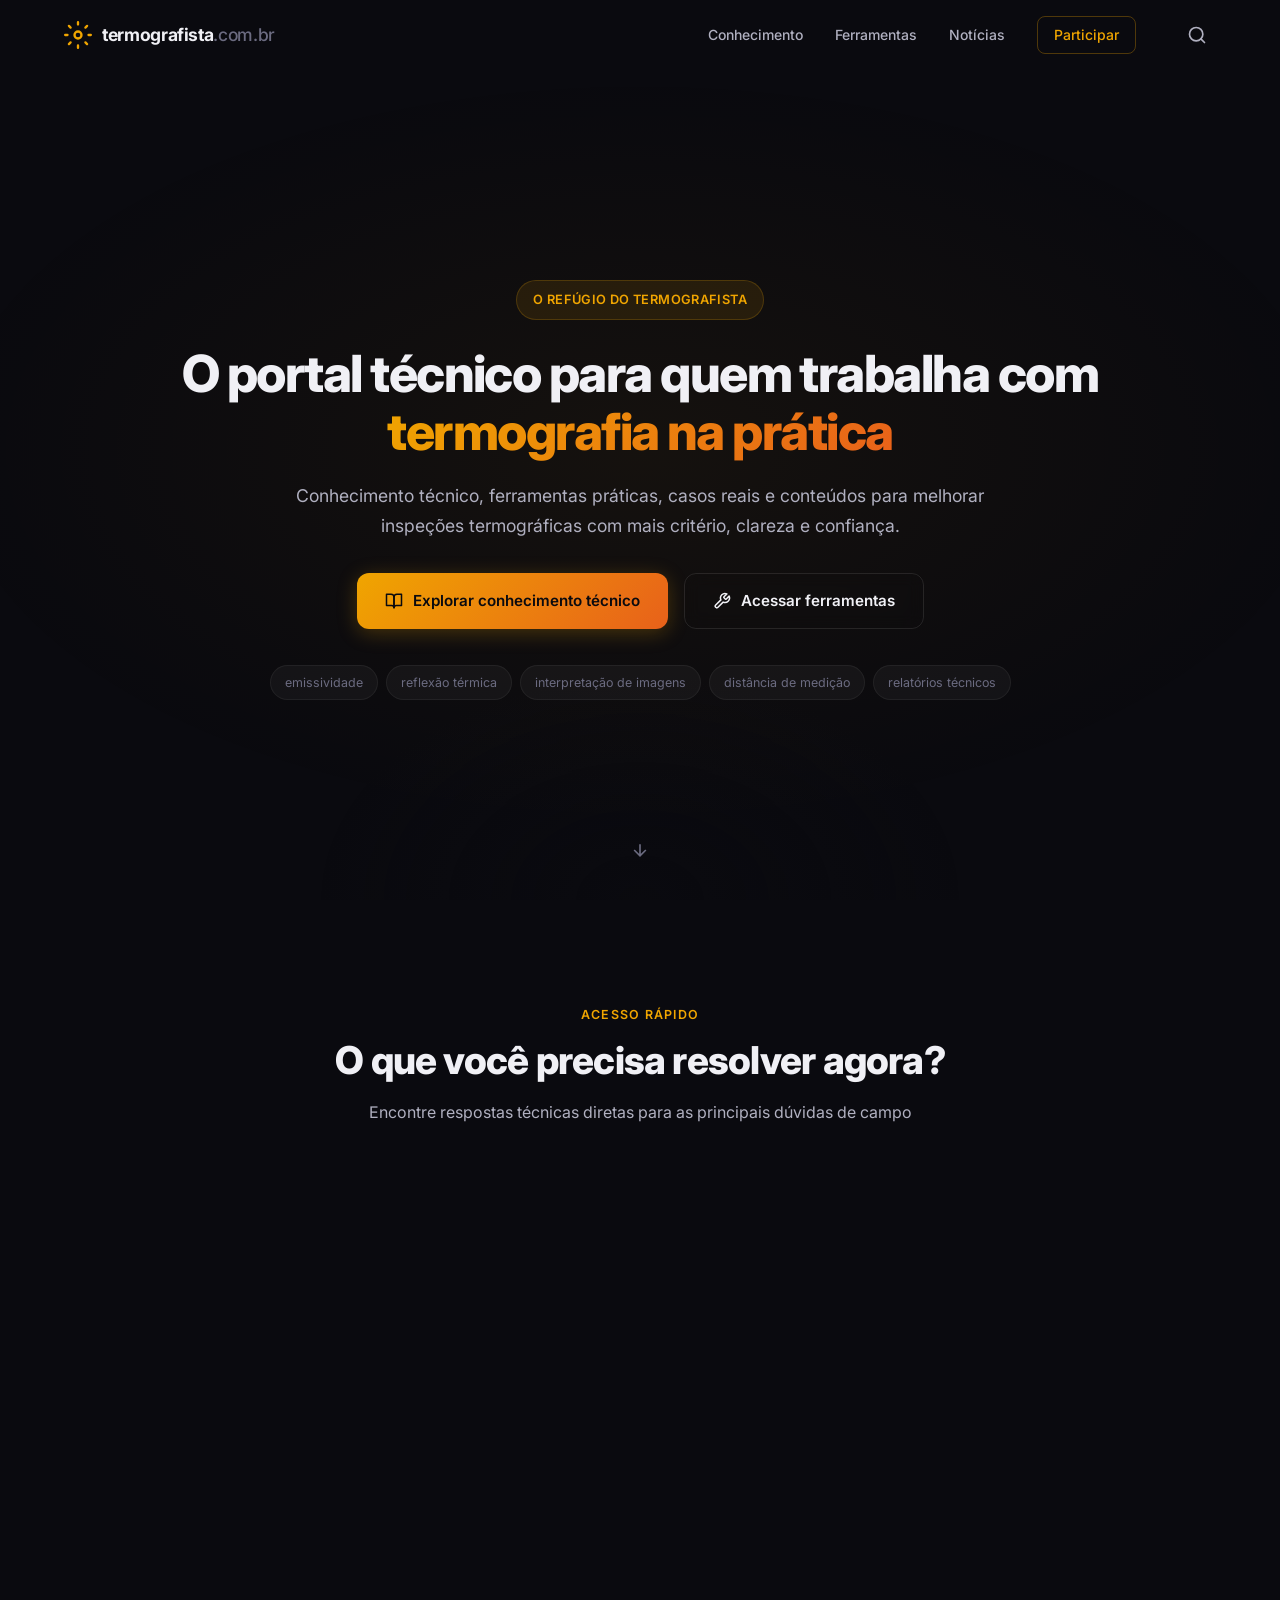
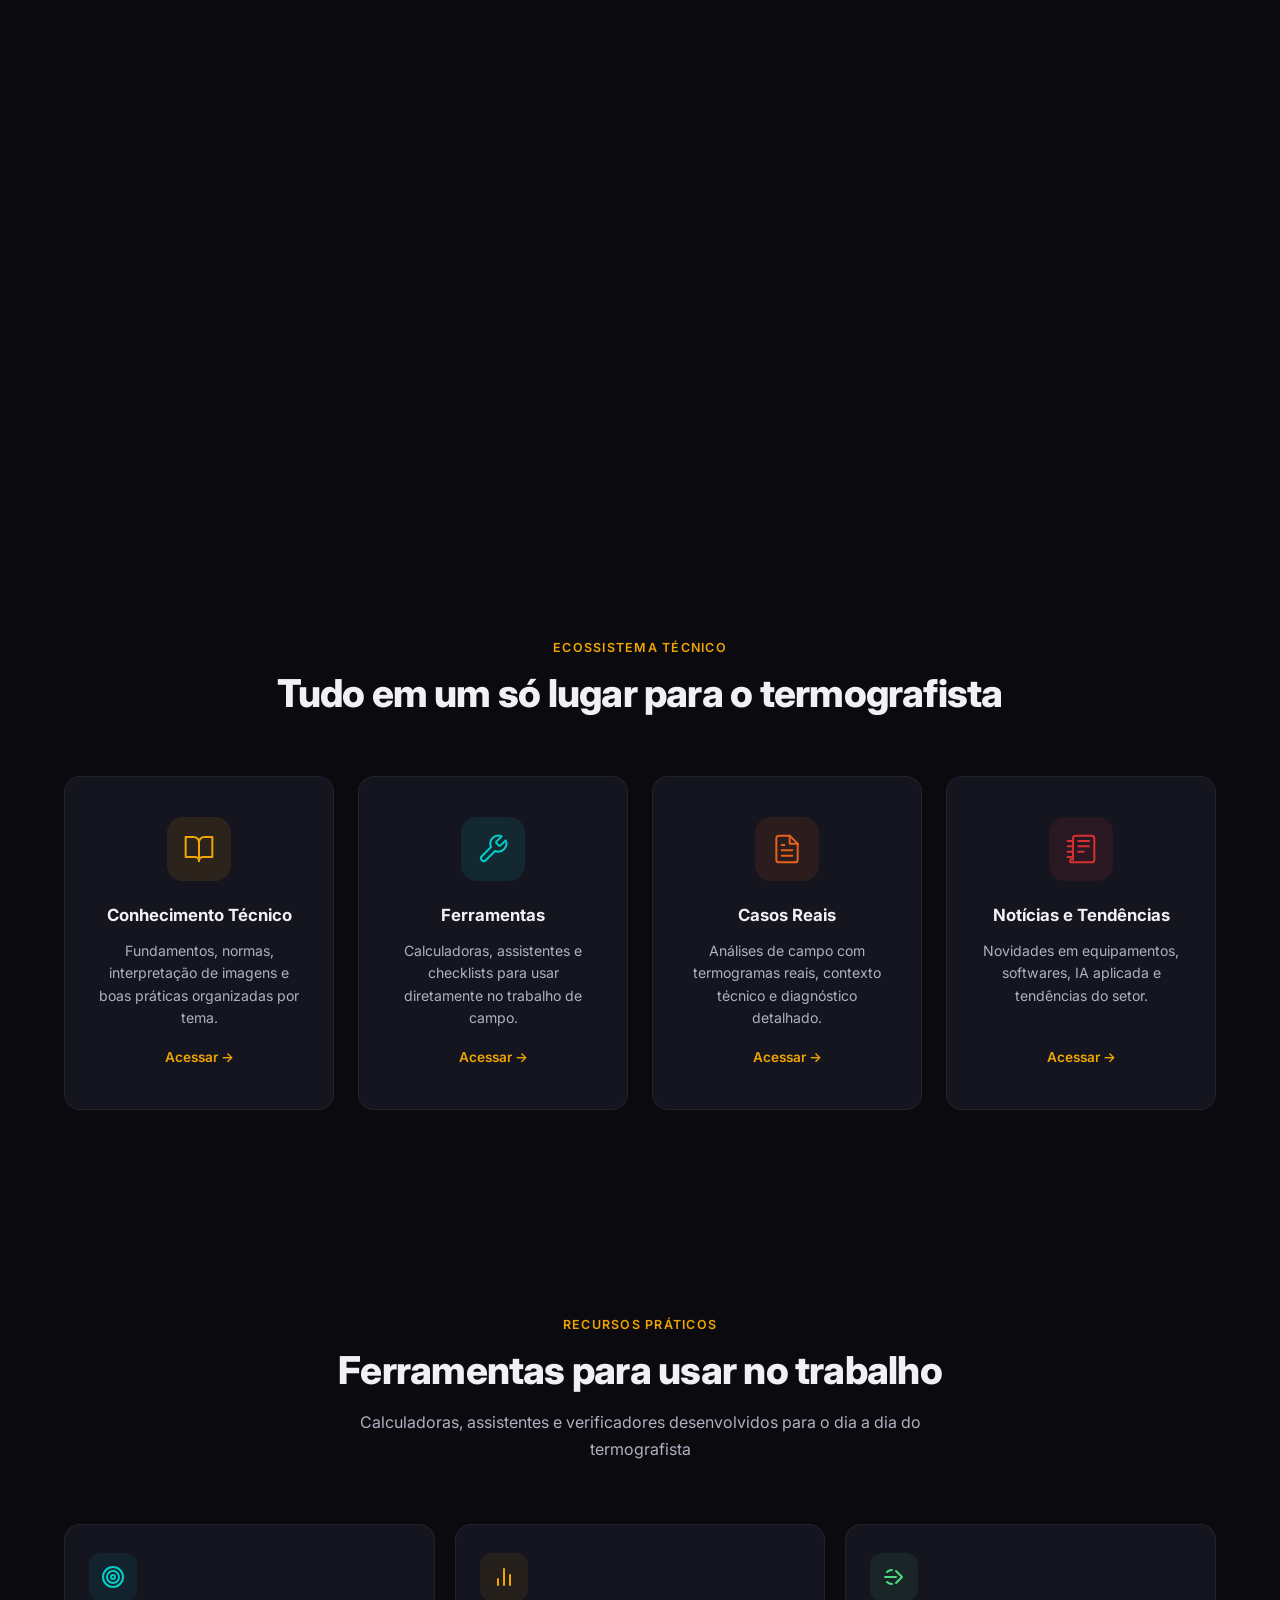
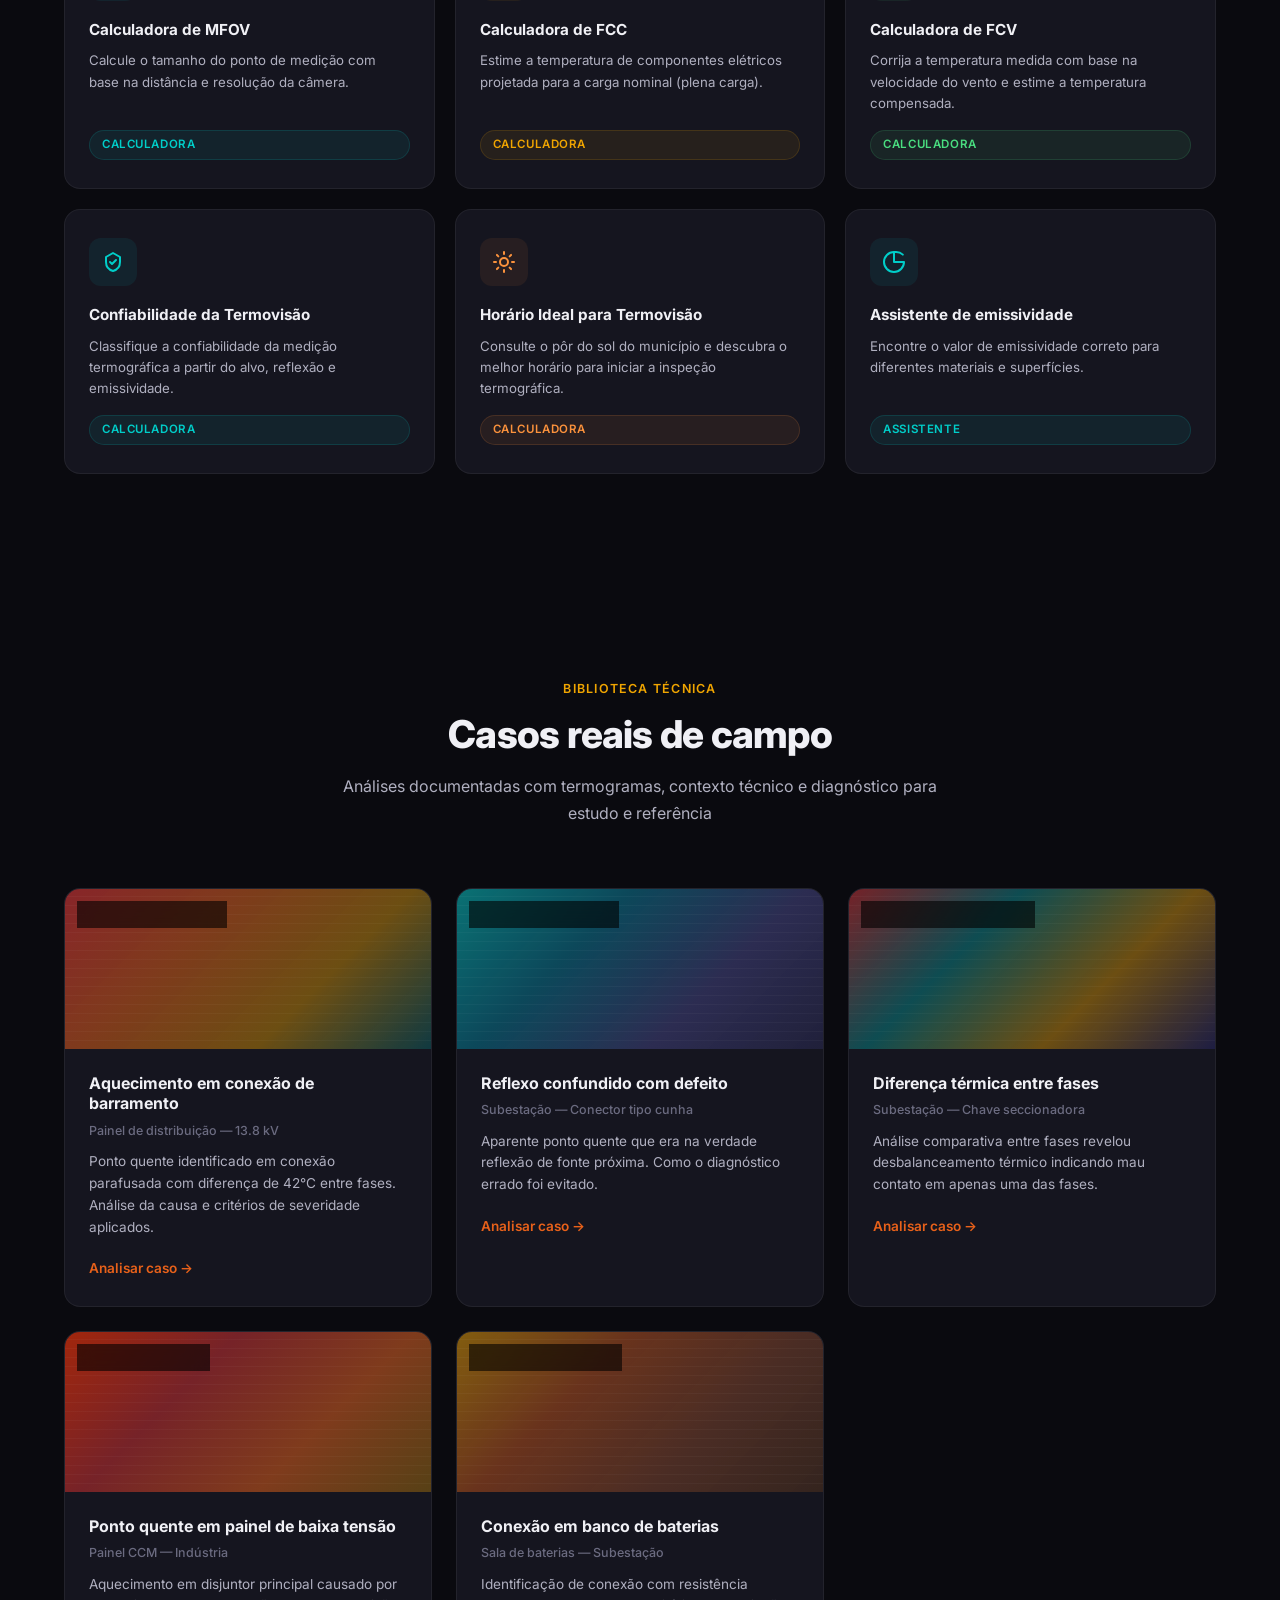
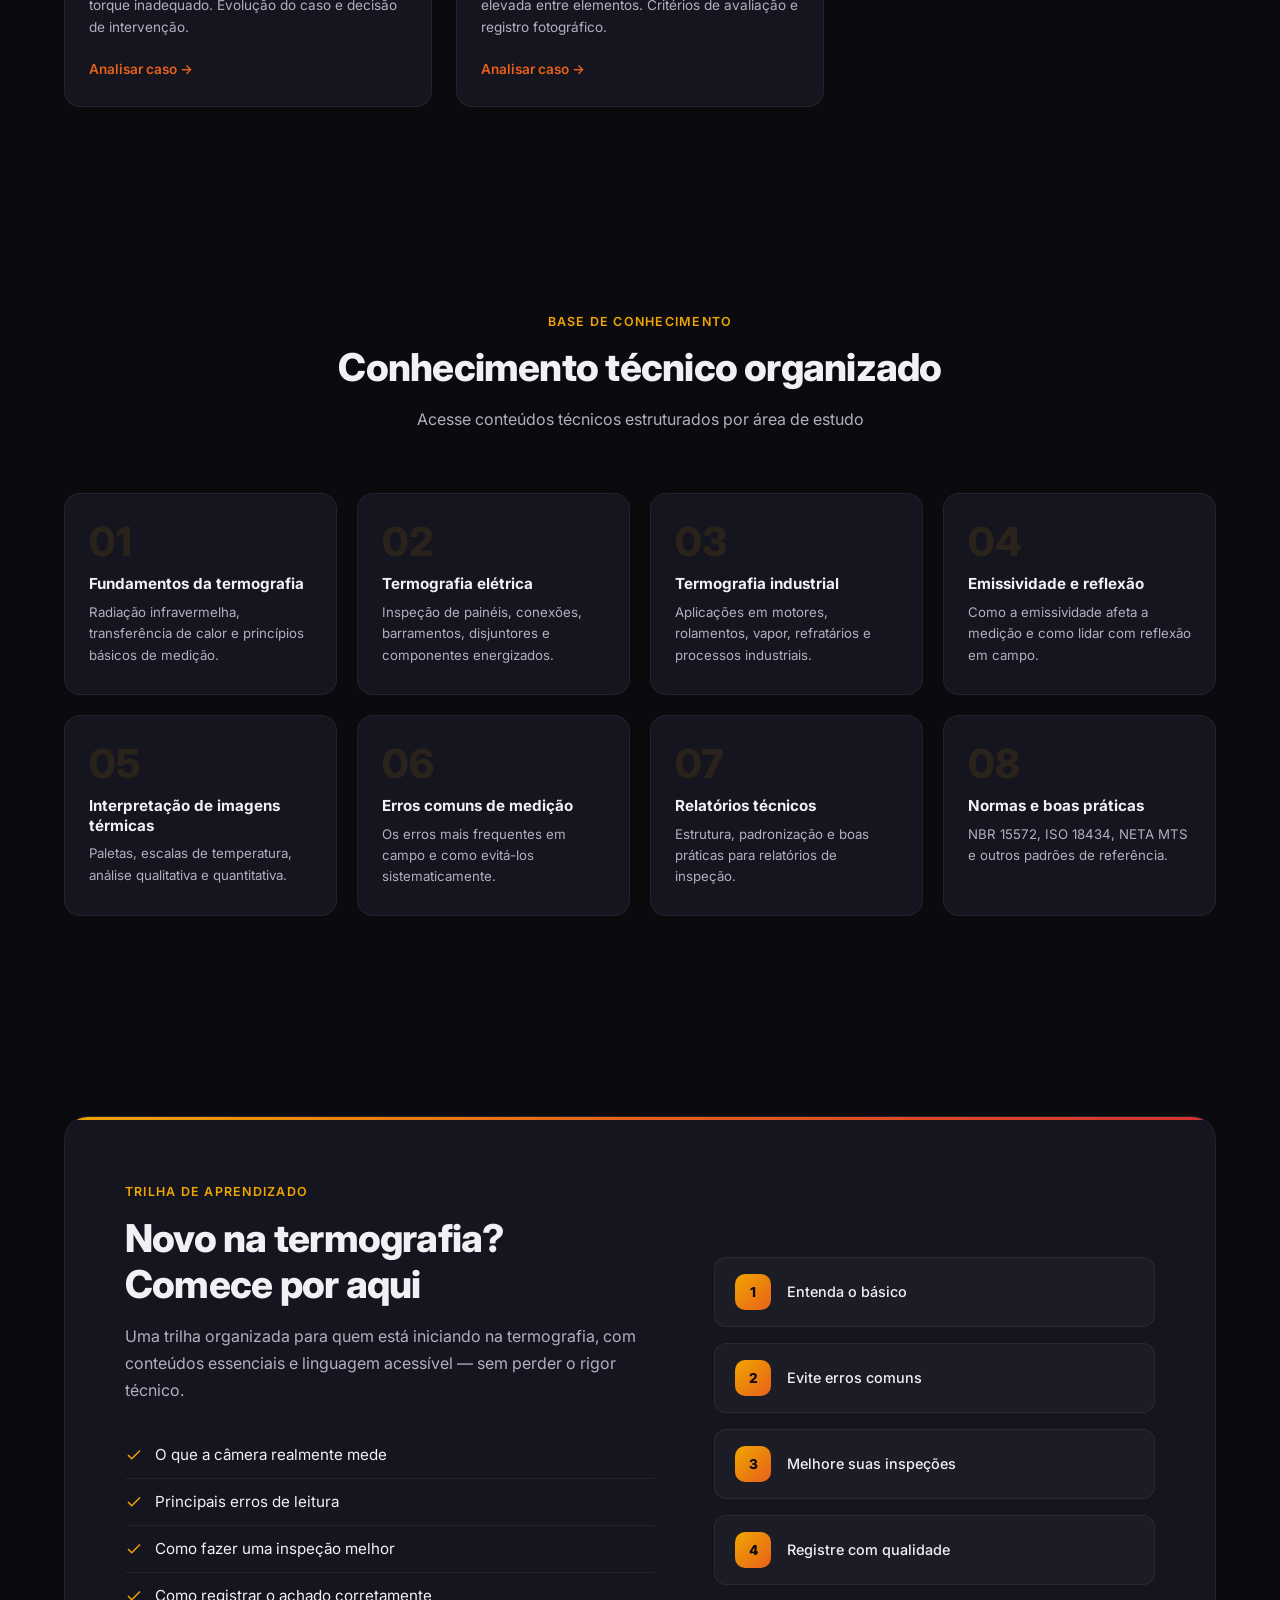
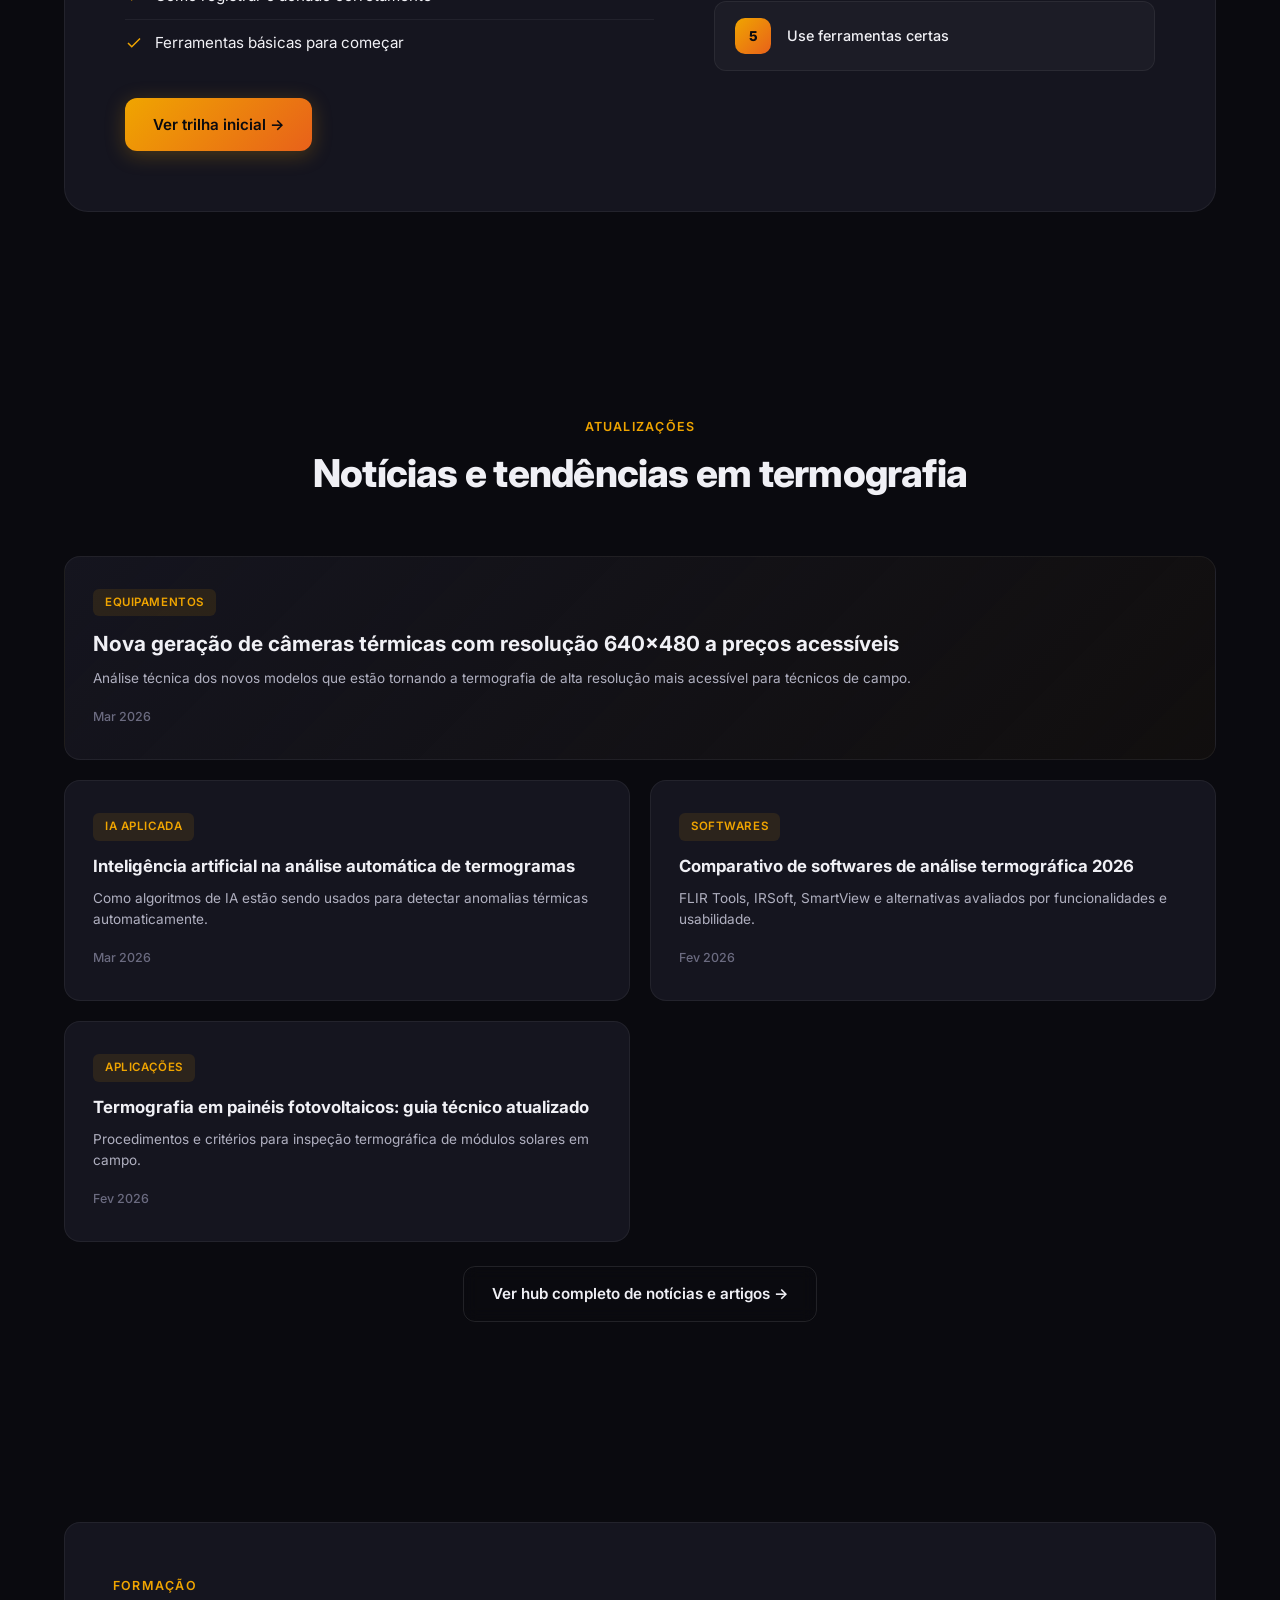
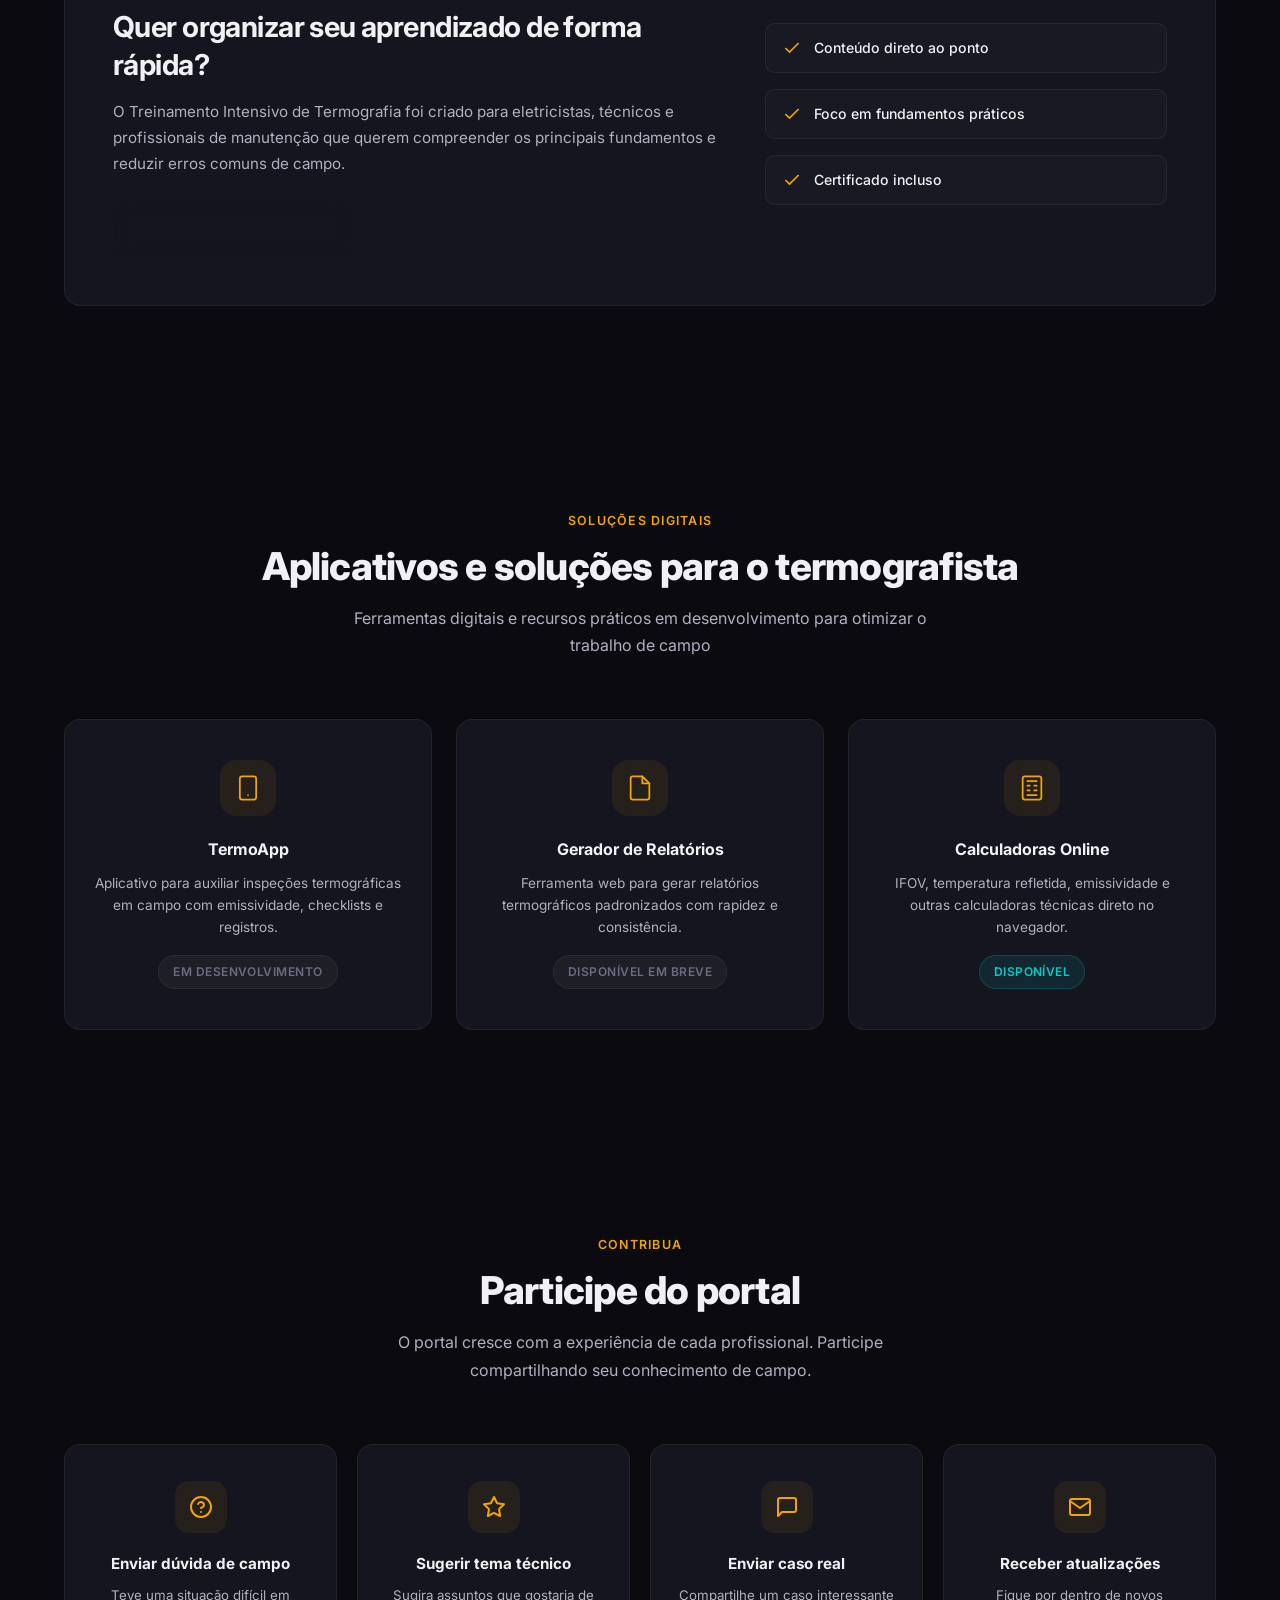
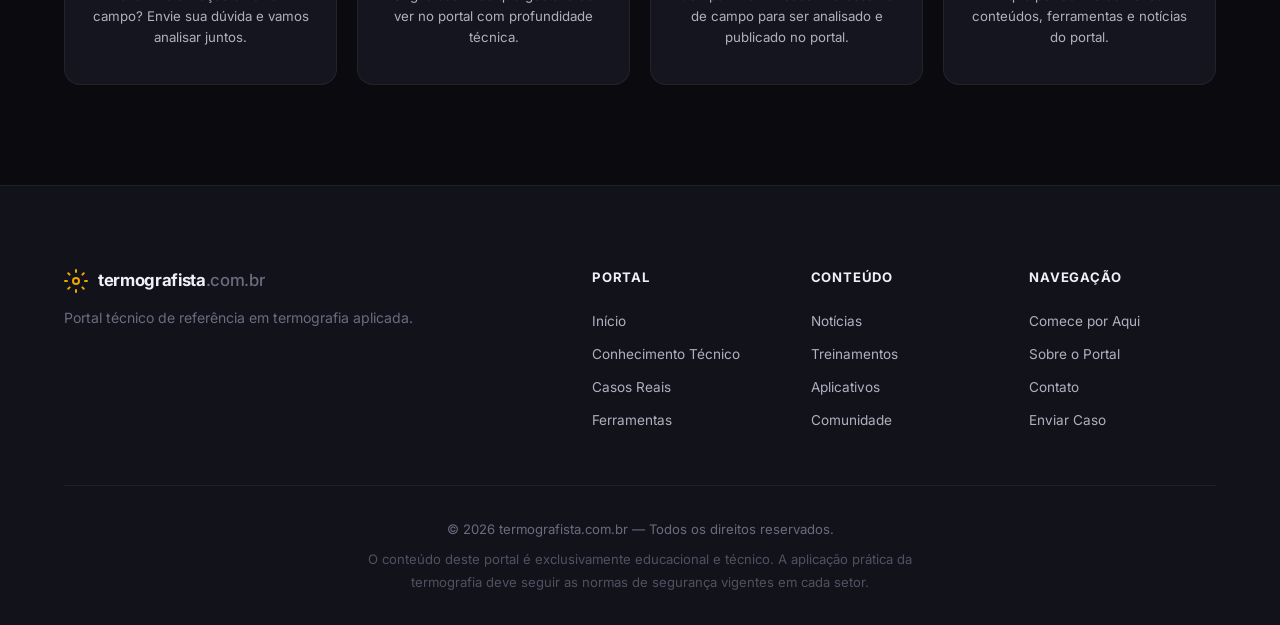
<file: index.html>
<!DOCTYPE html>
<html lang="pt-BR">

<head>
    <meta charset="UTF-8">
    <meta name="viewport" content="width=device-width, initial-scale=1.0">
    <title>Termografista — Portal Técnico de Termografia Aplicada</title>
    <meta name="description"
        content="Portal técnico de referência em termografia aplicada. Conhecimento técnico, ferramentas práticas, casos reais e conteúdos para melhorar inspeções termográficas.">
    <meta name="keywords"
        content="termografia, termografista, inspeção termográfica, manutenção preditiva, câmera térmica, emissividade, IFOV, relatório técnico">
    <meta name="author" content="Nivacyr Carvalho Jr">
    <meta name="robots" content="index, follow">

    <!-- Open Graph -->
    <meta property="og:title" content="Termografista — Portal Técnico de Termografia Aplicada">
    <meta property="og:description"
        content="Conhecimento técnico, ferramentas práticas, casos reais e conteúdos para melhorar inspeções termográficas.">
    <meta property="og:type" content="website">
    <meta property="og:url" content="https://www.termografista.com.br">

    <!-- Fonts -->
    <link rel="preconnect" href="https://fonts.googleapis.com">
    <link rel="preconnect" href="https://fonts.gstatic.com" crossorigin>
    <link href="https://fonts.googleapis.com/css2?family=Inter:wght@400;500;600;700;800&display=swap" rel="stylesheet">

    <!-- Styles -->
    <link rel="stylesheet" href="style.css">

    <!-- Schema.org JSON-LD -->
    <script type="application/ld+json">
    {
        "@context": "https://schema.org",
        "@type": "WebSite",
        "name": "Termografista",
        "url": "https://www.termografista.com.br",
        "description": "Portal técnico de referência em termografia aplicada para eletricistas, técnicos de manutenção e inspetores.",
        "publisher": {
            "@type": "Person",
            "name": "Nivacyr Carvalho Jr"
        },
        "potentialAction": {
            "@type": "SearchAction",
            "target": "https://www.termografista.com.br/busca?q={search_term_string}",
            "query-input": "required name=search_term_string"
        }
    }
    </script>
</head>

<body>
    <!-- ============ BACKGROUND VIDEO ============ -->
    <video autoplay muted loop playsinline class="background-video">
        <source src="video.mp4" type="video/mp4">
    </video>

    <!-- ============ NAVBAR ============ -->
    <nav class="navbar" id="navbar">
        <div class="nav-container">
            <a href="#" class="nav-logo">
                <span class="logo-icon">
                    <svg width="28" height="28" viewBox="0 0 24 24" fill="none" stroke="currentColor" stroke-width="2"
                        stroke-linecap="round" stroke-linejoin="round">
                        <circle cx="12" cy="12" r="3" />
                        <path d="M12 1v2M12 21v2M4.22 4.22l1.42 1.42M18.36 18.36l1.42 1.42M1 12h2M21 12h2M4.22 19.78l1.42-1.42M18.36 5.64l1.42-1.42" />
                    </svg>
                </span>
                <span class="logo-text">termografista<span class="logo-dot">.com.br</span></span>
            </a>
            <div class="nav-links" id="navLinks">
                <a href="#conhecimento" class="nav-link">Conhecimento</a>
                <a href="#ferramentas" class="nav-link">Ferramentas</a>
                <a href="noticias/index.html" class="nav-link">Notícias</a>
                <a href="#comunidade" class="nav-link nav-link-cta">Participar</a>
                
                <!-- Barra de Pesquisa Expansível -->
                <div class="search-container">
                    <form action="pesquisa.html" method="GET" target="_blank" class="search-form">
                        <input type="text" name="q" class="search-input" placeholder="Pesquisar..." required>
                        <button type="submit" class="search-btn" aria-label="Pesquisar">
                            <svg width="20" height="20" viewBox="0 0 24 24" fill="none" stroke="currentColor" stroke-width="2" stroke-linecap="round" stroke-linejoin="round">
                                <circle cx="11" cy="11" r="8"></circle>
                                <line x1="21" y1="21" x2="16.65" y2="16.65"></line>
                            </svg>
                        </button>
                    </form>
                </div>
            </div>
            <button class="nav-toggle" id="navToggle" aria-label="Menu">
                <span></span>
                <span></span>
                <span></span>
            </button>
        </div>
    </nav>

    <!-- ============ 1. HERO PRINCIPAL ============ -->
    <section class="hero" id="hero">
        <div class="hero-bg-gradient"></div>
        <div class="hero-container">
            <div class="hero-content">
                <div class="hero-badge">O REFÚGIO DO TERMOGRAFISTA</div>
                <h1 class="hero-title">
                    O portal técnico para quem trabalha com
                    <span class="hero-highlight">termografia na prática</span>
                </h1>
                <p class="hero-subtitle">
                    Conhecimento técnico, ferramentas práticas, casos reais e conteúdos para melhorar inspeções
                    termográficas com mais critério, clareza e confiança.
                </p>
                <div class="hero-buttons">
                    <a href="#conhecimento" class="btn btn-primary" id="btn-explorar">
                        <svg width="18" height="18" viewBox="0 0 24 24" fill="none" stroke="currentColor"
                            stroke-width="2" stroke-linecap="round" stroke-linejoin="round">
                            <path d="M2 3h6a4 4 0 0 1 4 4v14a3 3 0 0 0-3-3H2z" />
                            <path d="M22 3h-6a4 4 0 0 0-4 4v14a3 3 0 0 1 3-3h7z" />
                        </svg>
                        Explorar conhecimento técnico
                    </a>
                    <a href="#ferramentas" class="btn btn-secondary" id="btn-ferramentas">
                        <svg width="18" height="18" viewBox="0 0 24 24" fill="none" stroke="currentColor"
                            stroke-width="2" stroke-linecap="round" stroke-linejoin="round">
                            <path d="M14.7 6.3a1 1 0 0 0 0 1.4l1.6 1.6a1 1 0 0 0 1.4 0l3.77-3.77a6 6 0 0 1-7.94 7.94l-6.91 6.91a2.12 2.12 0 0 1-3-3l6.91-6.91a6 6 0 0 1 7.94-7.94l-3.76 3.76z" />
                        </svg>
                        Acessar ferramentas
                    </a>
                </div>
                <div class="hero-tags">
                    <span class="hero-tag">emissividade</span>
                    <span class="hero-tag">reflexão térmica</span>
                    <span class="hero-tag">interpretação de imagens</span>
                    <span class="hero-tag">distância de medição</span>
                    <span class="hero-tag">relatórios técnicos</span>
                </div>
            </div>

        </div>
        <div class="hero-scroll-indicator">
            <svg width="20" height="20" viewBox="0 0 24 24" fill="none" stroke="currentColor" stroke-width="2">
                <path d="M12 5v14M5 12l7 7 7-7" />
            </svg>
        </div>
    </section>

    <!-- ============ 2. ACESSO RÁPIDO POR DÚVIDA REAL ============ -->
    <section class="section section-duvidas" id="duvidas">
        <div class="container">
            <div class="section-header">
                <span class="section-label">Acesso rápido</span>
                <h2 class="section-title">O que você precisa resolver agora?</h2>
                <p class="section-desc">Encontre respostas técnicas diretas para as principais dúvidas de campo</p>
            </div>
            <div class="duvidas-grid">
                <div class="duvida-card" id="duvida-emissividade">
                    <div class="duvida-card-inner">
                        <div class="duvida-card-front">
                            <div class="duvida-icon">
                                <svg width="24" height="24" viewBox="0 0 24 24" fill="none" stroke="currentColor" stroke-width="2" stroke-linecap="round" stroke-linejoin="round">
                                    <circle cx="12" cy="12" r="10" />
                                    <path d="M12 16v-4M12 8h.01" />
                                </svg>
                            </div>
                            <h3>Erro de emissividade</h3>
                            <p>Entenda por que o valor de emissividade errado compromete toda a sua medição de temperatura.</p>
                            <span class="duvida-link btn-flip">Ver explicação →</span>
                        </div>
                        <div class="duvida-card-back">
                            <p>Valor incorreto de emissividade gera leituras erradas de temperatura, podendo mascarar ou exagerar falhas térmicas.</p>
                            <span class="duvida-link btn-flip">← Voltar</span>
                        </div>
                    </div>
                </div>
                <div class="duvida-card" id="duvida-reflexo">
                    <div class="duvida-card-inner">
                        <div class="duvida-card-front">
                            <div class="duvida-icon">
                                <svg width="24" height="24" viewBox="0 0 24 24" fill="none" stroke="currentColor" stroke-width="2" stroke-linecap="round" stroke-linejoin="round">
                                    <path d="M12 2L2 7l10 5 10-5-10-5zM2 17l10 5 10-5M2 12l10 5 10-5" />
                                </svg>
                            </div>
                            <h3>Reflexo térmico ou aquecimento real?</h3>
                            <p>Como diferenciar uma fonte de calor refletida de um ponto quente verdadeiro na imagem.</p>
                            <span class="duvida-link btn-flip">Ver explicação →</span>
                        </div>
                        <div class="duvida-card-back">
                            <p>Se a temperatura muda com o ângulo ou posição, é reflexo. Se permanece fixa no ponto, é aquecimento real.</p>
                            <span class="duvida-link btn-flip">← Voltar</span>
                        </div>
                    </div>
                </div>
                <div class="duvida-card" id="duvida-ifov">
                    <div class="duvida-card-inner">
                        <div class="duvida-card-front">
                            <div class="duvida-icon">
                                <svg width="24" height="24" viewBox="0 0 24 24" fill="none" stroke="currentColor" stroke-width="2" stroke-linecap="round" stroke-linejoin="round">
                                    <circle cx="12" cy="12" r="10" />
                                    <circle cx="12" cy="12" r="6" />
                                    <circle cx="12" cy="12" r="2" />
                                </svg>
                            </div>
                            <h3>Distância de medição e MFOV</h3>
                            <p>Saiba como a distância e a resolução óptica afetam diretamente a precisão da leitura.</p>
                            <span class="duvida-link btn-flip">Ver explicação →</span>
                        </div>
                        <div class="duvida-card-back">
                            <p>Se o alvo for menor que o MFOV, a leitura mistura fundo e perde precisão. O alvo deve ocupar vários pixels.</p>
                            <span class="duvida-link btn-flip">← Voltar</span>
                        </div>
                    </div>
                </div>
                <div class="duvida-card" id="duvida-gradiente">
                    <div class="duvida-card-inner">
                        <div class="duvida-card-front">
                            <div class="duvida-icon">
                                <svg width="24" height="24" viewBox="0 0 24 24" fill="none" stroke="currentColor" stroke-width="2" stroke-linecap="round" stroke-linejoin="round">
                                    <path d="M4 14.899A7 7 0 1 1 15.71 8h1.79a4.5 4.5 0 0 1 2.5 8.242" />
                                    <path d="M12 12v9M8 17l4 4 4-4" />
                                </svg>
                            </div>
                            <h3>Como interpretar gradiente térmico</h3>
                            <p>Interprete corretamente as variações de temperatura em diferentes pontos do componente.</p>
                            <span class="duvida-link btn-flip">Ver explicação →</span>
                        </div>
                        <div class="duvida-card-back">
                            <p>Diferença de temperatura (ΔT) indica anomalias. Comparar sempre fases e pontos equivalentes.</p>
                            <span class="duvida-link btn-flip">← Voltar</span>
                        </div>
                    </div>
                </div>
                <div class="duvida-card" id="duvida-relatorio">
                    <div class="duvida-card-inner">
                        <div class="duvida-card-front">
                            <div class="duvida-icon">
                                <svg width="24" height="24" viewBox="0 0 24 24" fill="none" stroke="currentColor" stroke-width="2" stroke-linecap="round" stroke-linejoin="round">
                                    <path d="M14 2H6a2 2 0 0 0-2 2v16a2 2 0 0 0 2 2h12a2 2 0 0 0 2-2V8z" />
                                    <polyline points="14 2 14 8 20 8" />
                                    <line x1="16" y1="13" x2="8" y2="13" />
                                    <line x1="16" y1="17" x2="8" y2="17" />
                                </svg>
                            </div>
                            <h3>Como descrever o achado no relatório</h3>
                            <p>Técnicas para registrar anomalias térmicas com clareza, objetividade e critério técnico.</p>
                            <span class="duvida-link btn-flip">Ver explicação →</span>
                        </div>
                        <div class="duvida-card-back">
                            <p>Registre local, equipamento, componente e lado do componente (referências), corrente durante a medição e, quando apropriado, informe a existência de fontes de calor significativas próximas ao objeto alvo. Não especule sobre a causa da anormalidade térmica. O foco do relatório deve ser somente identificar, registrar e localizar objetivamente o ponto com alteração térmica. Seja conciso.</p>
                            <span class="duvida-link btn-flip">← Voltar</span>
                        </div>
                    </div>
                </div>
                <div class="duvida-card" id="duvida-metalicas">
                    <div class="duvida-card-inner">
                        <div class="duvida-card-front">
                            <div class="duvida-icon">
                                <svg width="24" height="24" viewBox="0 0 24 24" fill="none" stroke="currentColor" stroke-width="2" stroke-linecap="round" stroke-linejoin="round">
                                    <rect x="3" y="3" width="18" height="18" rx="2" ry="2" />
                                    <path d="M3 9h18M9 21V9" />
                                </svg>
                            </div>
                            <h3>Superfícies metálicas brilhantes</h3>
                            <p>Por que metais polidos e brilhantes são os alvos mais difíceis e como lidar com isso.</p>
                            <span class="duvida-link btn-flip">Ver explicação →</span>
                        </div>
                        <div class="duvida-card-back">
                            <p>Baixa emissividade e alta reflexão geram leituras falsas. Use fita ou ajuste emissividade.</p>
                            <span class="duvida-link btn-flip">← Voltar</span>
                        </div>
                    </div>
                </div>
                <div class="duvida-card" id="duvida-radiometrica">
                    <div class="duvida-card-inner">
                        <div class="duvida-card-front">
                            <div class="duvida-icon">
                                <svg width="24" height="24" viewBox="0 0 24 24" fill="none" stroke="currentColor" stroke-width="2" stroke-linecap="round" stroke-linejoin="round">
                                    <rect x="2" y="2" width="20" height="20" rx="2" />
                                    <path d="M7 2v20M17 2v20M2 12h20M2 7h5M2 17h5M17 7h5M17 17h5" />
                                </svg>
                            </div>
                            <h3>Imagem térmica vs. radiométrica</h3>
                            <p>Entenda a diferença entre uma foto térmica simples e um termograma com dados reais de temperatura.</p>
                            <span class="duvida-link btn-flip">Ver explicação →</span>
                        </div>
                        <div class="duvida-card-back">
                            <p>Imagem térmica é uma imagem visual gerada a partir das temperaturas captadas pela câmera termográfica. Já a imagem radiométrica contém, além da imagem, os dados de temperatura de cada pixel, permitindo análises posteriores no software termográfico.</p>
                            <p>Ao enviar uma imagem radiométrica por aplicativos como WhatsApp, Teams ou similares, normalmente ocorre compressão e conversão do arquivo, fazendo com que ela perca os dados radiométricos. Nessa condição, a imagem passa a ser apenas uma imagem térmica comum, sem capacidade de reanálise de temperaturas ponto a ponto.</p>
                            <span class="duvida-link btn-flip">← Voltar</span>
                        </div>
                    </div>
                </div>
                <div class="duvida-card" id="duvida-eletrica">
                    <div class="duvida-card-inner">
                        <div class="duvida-card-front">
                            <div class="duvida-icon">
                                <svg width="24" height="24" viewBox="0 0 24 24" fill="none" stroke="currentColor" stroke-width="2" stroke-linecap="round" stroke-linejoin="round">
                                    <path d="M13 2 3 14h9l-1 8 10-12h-9l1-8z" />
                                </svg>
                            </div>
                            <h3>Erros de leitura em inspeção elétrica</h3>
                            <p>Os erros mais comuns ao inspecionar painéis, barramentos e conexões elétricas com termovisor.</p>
                            <span class="duvida-link btn-flip">Ver explicação →</span>
                        </div>
                        <div class="duvida-card-back">
                            <p>Principais: emissividade errada, reflexo, distância inadequada, baixa carga e falta de comparação entre fases.</p>
                            <span class="duvida-link btn-flip">← Voltar</span>
                        </div>
                    </div>
                </div>
            </div>
        </div>
    </section>

    <!-- ============ 3. PILARES DO PORTAL ============ -->
    <section class="section section-pilares" id="pilares">
        <div class="container">
            <div class="section-header">
                <span class="section-label">Ecossistema técnico</span>
                <h2 class="section-title">Tudo em um só lugar para o termografista</h2>
            </div>
            <div class="pilares-grid">
                <a href="#conhecimento" class="pilar-card" id="pilar-conhecimento">
                    <div class="pilar-icon pilar-icon-conhecimento">
                        <svg width="32" height="32" viewBox="0 0 24 24" fill="none" stroke="currentColor"
                            stroke-width="1.5" stroke-linecap="round" stroke-linejoin="round">
                            <path d="M2 3h6a4 4 0 0 1 4 4v14a3 3 0 0 0-3-3H2z" />
                            <path d="M22 3h-6a4 4 0 0 0-4 4v14a3 3 0 0 1 3-3h7z" />
                        </svg>
                    </div>
                    <h3>Conhecimento Técnico</h3>
                    <p>Fundamentos, normas, interpretação de imagens e boas práticas organizadas por tema.</p>
                    <span class="pilar-link">Acessar →</span>
                </a>
                <a href="#ferramentas" class="pilar-card" id="pilar-ferramentas">
                    <div class="pilar-icon pilar-icon-ferramentas">
                        <svg width="32" height="32" viewBox="0 0 24 24" fill="none" stroke="currentColor"
                            stroke-width="1.5" stroke-linecap="round" stroke-linejoin="round">
                            <path d="M14.7 6.3a1 1 0 0 0 0 1.4l1.6 1.6a1 1 0 0 0 1.4 0l3.77-3.77a6 6 0 0 1-7.94 7.94l-6.91 6.91a2.12 2.12 0 0 1-3-3l6.91-6.91a6 6 0 0 1 7.94-7.94l-3.76 3.76z" />
                        </svg>
                    </div>
                    <h3>Ferramentas</h3>
                    <p>Calculadoras, assistentes e checklists para usar diretamente no trabalho de campo.</p>
                    <span class="pilar-link">Acessar →</span>
                </a>
                <a href="#casos" class="pilar-card" id="pilar-casos">
                    <div class="pilar-icon pilar-icon-casos">
                        <svg width="32" height="32" viewBox="0 0 24 24" fill="none" stroke="currentColor"
                            stroke-width="1.5" stroke-linecap="round" stroke-linejoin="round">
                            <path d="M14 2H6a2 2 0 0 0-2 2v16a2 2 0 0 0 2 2h12a2 2 0 0 0 2-2V8z" />
                            <polyline points="14 2 14 8 20 8" />
                            <path d="M16 13H8M16 17H8M10 9H8" />
                        </svg>
                    </div>
                    <h3>Casos Reais</h3>
                    <p>Análises de campo com termogramas reais, contexto técnico e diagnóstico detalhado.</p>
                    <span class="pilar-link">Acessar →</span>
                </a>
                <a href="noticias/index.html" class="pilar-card" id="pilar-noticias">
                    <div class="pilar-icon pilar-icon-noticias">
                        <svg width="32" height="32" viewBox="0 0 24 24" fill="none" stroke="currentColor"
                            stroke-width="1.5" stroke-linecap="round" stroke-linejoin="round">
                            <path d="M4 22h16a2 2 0 0 0 2-2V4a2 2 0 0 0-2-2H8a2 2 0 0 0-2 2v16a2 2 0 0 0-2 0z" />
                            <path d="M2 6h4M2 10h4M2 14h4M2 18h4" />
                            <path d="M10 6h8M10 10h8M10 14h4" />
                        </svg>
                    </div>
                    <h3>Notícias e Tendências</h3>
                    <p>Novidades em equipamentos, softwares, IA aplicada e tendências do setor.</p>
                    <span class="pilar-link">Acessar →</span>
                </a>
            </div>
        </div>
    </section>

    <!-- ============ 4. FERRAMENTAS EM DESTAQUE ============ -->
    <section class="section section-ferramentas" id="ferramentas">
        <div class="container">
            <div class="section-header">
                <span class="section-label">Recursos práticos</span>
                <h2 class="section-title">Ferramentas para usar no trabalho</h2>
                <p class="section-desc">Calculadoras, assistentes e verificadores desenvolvidos para o dia a dia do
                    termografista</p>
            </div>
            <div class="tools-grid">
                <a href="calculadora-ifov.html" class="tool-card" id="tool-ifov">
                    <div class="tool-icon">
                        <svg width="24" height="24" viewBox="0 0 24 24" fill="none" stroke="currentColor"
                            stroke-width="2" stroke-linecap="round" stroke-linejoin="round">
                            <circle cx="12" cy="12" r="10" />
                            <circle cx="12" cy="12" r="6" />
                            <circle cx="12" cy="12" r="2" />
                        </svg>
                    </div>
                    <h3>Calculadora de MFOV</h3>
                    <p>Calcule o tamanho do ponto de medição com base na distância e resolução da câmera.</p>
                    <span class="tool-badge">Calculadora</span>
                </a>
                <a href="calculadora-fcc.html" class="tool-card" id="tool-fcc">
                    <div class="tool-icon" style="background: rgba(240, 165, 0, 0.08); color: var(--accent-yellow);">
                        <svg width="24" height="24" viewBox="0 0 24 24" fill="none" stroke="currentColor"
                            stroke-width="2" stroke-linecap="round" stroke-linejoin="round">
                            <line x1="18" y1="20" x2="18" y2="10" />
                            <line x1="12" y1="20" x2="12" y2="4" />
                            <line x1="6" y1="20" x2="6" y2="14" />
                        </svg>
                    </div>
                    <h3>Calculadora de FCC</h3>
                    <p>Estime a temperatura de componentes elétricos projetada para a carga nominal (plena carga).</p>
                    <span class="tool-badge" style="background: rgba(240, 165, 0, 0.08); border-color: rgba(240, 165, 0, 0.15); color: var(--accent-yellow);">Calculadora</span>
                </a>
                <a href="calculadora-fcv.html" class="tool-card" id="tool-fcv">
                    <div class="tool-icon" style="background: rgba(74, 222, 128, 0.08); color: #4ade80;">
                        <svg width="24" height="24" viewBox="0 0 24 24" fill="none" stroke="currentColor"
                            stroke-width="2" stroke-linecap="round" stroke-linejoin="round">
                            <path d="M3 12h11" />
                            <path d="M14 6l6 6-6 6" />
                            <path d="M5 7c1.5-1.4 3.1-2 5-2" />
                            <path d="M5 17c1.5 1.4 3.1 2 5 2" />
                        </svg>
                    </div>
                    <h3>Calculadora de FCV</h3>
                    <p>Corrija a temperatura medida com base na velocidade do vento e estime a temperatura compensada.</p>
                    <span class="tool-badge" style="background: rgba(74, 222, 128, 0.08); border-color: rgba(74, 222, 128, 0.15); color: #4ade80;">Calculadora</span>
                </a>
                <a href="calculadora-confiabilidade.html" class="tool-card" id="tool-confiabilidade">
                    <div class="tool-icon" style="background: rgba(0, 206, 201, 0.08); color: var(--accent-cyan);">
                        <svg width="24" height="24" viewBox="0 0 24 24" fill="none" stroke="currentColor"
                            stroke-width="2" stroke-linecap="round" stroke-linejoin="round">
                            <path d="M12 3l7 4v5c0 5-3.5 8-7 9-3.5-1-7-4-7-9V7l7-4z" />
                            <path d="M9 12l2 2 4-4" />
                        </svg>
                    </div>
                    <h3>Confiabilidade da Termovisão</h3>
                    <p>Classifique a confiabilidade da medição termográfica a partir do alvo, reflexão e emissividade.</p>
                    <span class="tool-badge" style="background: rgba(0, 206, 201, 0.08); border-color: rgba(0, 206, 201, 0.15); color: var(--accent-cyan);">Calculadora</span>
                </a>
                <a href="calculadora-horario-ideal.html" class="tool-card" id="tool-horario-ideal">
                    <div class="tool-icon" style="background: rgba(251, 146, 60, 0.08); color: #fb923c;">
                        <svg width="24" height="24" viewBox="0 0 24 24" fill="none" stroke="currentColor"
                            stroke-width="2" stroke-linecap="round" stroke-linejoin="round">
                            <circle cx="12" cy="12" r="4" />
                            <path d="M12 2v2" />
                            <path d="M12 20v2" />
                            <path d="M4.93 4.93l1.41 1.41" />
                            <path d="M17.66 17.66l1.41 1.41" />
                            <path d="M2 12h2" />
                            <path d="M20 12h2" />
                            <path d="M6.34 17.66l-1.41 1.41" />
                            <path d="M19.07 4.93l-1.41 1.41" />
                        </svg>
                    </div>
                    <h3>Horário Ideal para Termovisão</h3>
                    <p>Consulte o pôr do sol do município e descubra o melhor horário para iniciar a inspeção termográfica.</p>
                    <span class="tool-badge" style="background: rgba(251, 146, 60, 0.08); border-color: rgba(251, 146, 60, 0.15); color: #fb923c;">Calculadora</span>
                </a>
                <a href="assistente-emissividade.html" class="tool-card" id="tool-emissividade">
                    <div class="tool-icon">
                        <svg width="24" height="24" viewBox="0 0 24 24" fill="none" stroke="currentColor"
                            stroke-width="2" stroke-linecap="round" stroke-linejoin="round">
                            <path d="M12 2a10 10 0 1 0 10 10H12V2z" />
                            <path d="M20.84 4.61a10 10 0 0 0-8.45-2.56" />
                        </svg>
                    </div>
                    <h3>Assistente de emissividade</h3>
                    <p>Encontre o valor de emissividade correto para diferentes materiais e superfícies.</p>
                    <span class="tool-badge">Assistente</span>
                </a>
            </div>
        </div>
    </section>

    <!-- ============ 5. CASOS REAIS ============ -->
    <section class="section section-casos" id="casos">
        <div class="container">
            <div class="section-header">
                <span class="section-label">Biblioteca técnica</span>
                <h2 class="section-title">Casos reais de campo</h2>
                <p class="section-desc">Análises documentadas com termogramas, contexto técnico e diagnóstico para
                    estudo e referência</p>
            </div>
            <div class="casos-grid">
                <div class="caso-card" id="caso-conexao">
                    <div class="caso-thumbnail">
                        <div class="caso-thermal-overlay">
                            <div class="thermal-gradient"></div>
                        </div>
                        <span class="caso-badge-type">Conexão elétrica</span>
                    </div>
                    <div class="caso-content">
                        <h3>Aquecimento em conexão de barramento</h3>
                        <span class="caso-asset">Painel de distribuição — 13.8 kV</span>
                        <p>Ponto quente identificado em conexão parafusada com diferença de 42°C entre fases. Análise
                            da causa e critérios de severidade aplicados.</p>
                        <a href="#" class="caso-link">Analisar caso →</a>
                    </div>
                </div>
                <div class="caso-card" id="caso-reflexo">
                    <div class="caso-thumbnail">
                        <div class="caso-thermal-overlay caso-thermal-cool">
                            <div class="thermal-gradient"></div>
                        </div>
                        <span class="caso-badge-type">Reflexão térmica</span>
                    </div>
                    <div class="caso-content">
                        <h3>Reflexo confundido com defeito</h3>
                        <span class="caso-asset">Subestação — Conector tipo cunha</span>
                        <p>Aparente ponto quente que era na verdade reflexão de fonte próxima. Como o diagnóstico
                            errado foi evitado.</p>
                        <a href="#" class="caso-link">Analisar caso →</a>
                    </div>
                </div>
                <div class="caso-card" id="caso-fases">
                    <div class="caso-thumbnail">
                        <div class="caso-thermal-overlay caso-thermal-multi">
                            <div class="thermal-gradient"></div>
                        </div>
                        <span class="caso-badge-type">Comparação de fases</span>
                    </div>
                    <div class="caso-content">
                        <h3>Diferença térmica entre fases</h3>
                        <span class="caso-asset">Subestação — Chave seccionadora</span>
                        <p>Análise comparativa entre fases revelou desbalanceamento térmico indicando mau contato em
                            apenas uma das fases.</p>
                        <a href="#" class="caso-link">Analisar caso →</a>
                    </div>
                </div>
                <div class="caso-card" id="caso-painel">
                    <div class="caso-thumbnail">
                        <div class="caso-thermal-overlay caso-thermal-hot">
                            <div class="thermal-gradient"></div>
                        </div>
                        <span class="caso-badge-type">Painel elétrico</span>
                    </div>
                    <div class="caso-content">
                        <h3>Ponto quente em painel de baixa tensão</h3>
                        <span class="caso-asset">Painel CCM — Indústria</span>
                        <p>Aquecimento em disjuntor principal causado por torque inadequado. Evolução do caso e
                            decisão de intervenção.</p>
                        <a href="#" class="caso-link">Analisar caso →</a>
                    </div>
                </div>
                <div class="caso-card" id="caso-baterias">
                    <div class="caso-thumbnail">
                        <div class="caso-thermal-overlay caso-thermal-warm">
                            <div class="thermal-gradient"></div>
                        </div>
                        <span class="caso-badge-type">Banco de baterias</span>
                    </div>
                    <div class="caso-content">
                        <h3>Conexão em banco de baterias</h3>
                        <span class="caso-asset">Sala de baterias — Subestação</span>
                        <p>Identificação de conexão com resistência elevada entre elementos. Critérios de avaliação e
                            registro fotográfico.</p>
                        <a href="#" class="caso-link">Analisar caso →</a>
                    </div>
                </div>
            </div>
        </div>
    </section>

    <!-- ============ 6. CONHECIMENTO TÉCNICO ============ -->
    <section class="section section-conhecimento" id="conhecimento">
        <div class="container">
            <div class="section-header">
                <span class="section-label">Base de conhecimento</span>
                <h2 class="section-title">Conhecimento técnico organizado</h2>
                <p class="section-desc">Acesse conteúdos técnicos estruturados por área de estudo</p>
            </div>
            <div class="knowledge-grid">
                <a href="#" class="knowledge-card" id="knowledge-fundamentos">
                    <div class="knowledge-number">01</div>
                    <h3>Fundamentos da termografia</h3>
                    <p>Radiação infravermelha, transferência de calor e princípios básicos de medição.</p>
                </a>
                <a href="#" class="knowledge-card" id="knowledge-eletrica">
                    <div class="knowledge-number">02</div>
                    <h3>Termografia elétrica</h3>
                    <p>Inspeção de painéis, conexões, barramentos, disjuntores e componentes energizados.</p>
                </a>
                <a href="#" class="knowledge-card" id="knowledge-industrial">
                    <div class="knowledge-number">03</div>
                    <h3>Termografia industrial</h3>
                    <p>Aplicações em motores, rolamentos, vapor, refratários e processos industriais.</p>
                </a>
                <a href="#" class="knowledge-card" id="knowledge-emissividade">
                    <div class="knowledge-number">04</div>
                    <h3>Emissividade e reflexão</h3>
                    <p>Como a emissividade afeta a medição e como lidar com reflexão em campo.</p>
                </a>
                <a href="#" class="knowledge-card" id="knowledge-interpretacao">
                    <div class="knowledge-number">05</div>
                    <h3>Interpretação de imagens térmicas</h3>
                    <p>Paletas, escalas de temperatura, análise qualitativa e quantitativa.</p>
                </a>
                <a href="#" class="knowledge-card" id="knowledge-erros">
                    <div class="knowledge-number">06</div>
                    <h3>Erros comuns de medição</h3>
                    <p>Os erros mais frequentes em campo e como evitá-los sistematicamente.</p>
                </a>
                <a href="#" class="knowledge-card" id="knowledge-relatorios">
                    <div class="knowledge-number">07</div>
                    <h3>Relatórios técnicos</h3>
                    <p>Estrutura, padronização e boas práticas para relatórios de inspeção.</p>
                </a>
                <a href="#" class="knowledge-card" id="knowledge-normas">
                    <div class="knowledge-number">08</div>
                    <h3>Normas e boas práticas</h3>
                    <p>NBR 15572, ISO 18434, NETA MTS e outros padrões de referência.</p>
                </a>
            </div>
        </div>
    </section>

    <!-- ============ 7. COMECE POR AQUI ============ -->
    <section class="section section-comece" id="comece">
        <div class="container">
            <div class="comece-wrapper">
                <div class="comece-content">
                    <span class="section-label">Trilha de aprendizado</span>
                    <h2 class="section-title">Novo na termografia? Comece por aqui</h2>
                    <p class="comece-desc">Uma trilha organizada para quem está iniciando na termografia, com conteúdos
                        essenciais e linguagem acessível — sem perder o rigor técnico.</p>
                    <ul class="comece-list">
                        <li>
                            <svg width="18" height="18" viewBox="0 0 24 24" fill="none" stroke="currentColor"
                                stroke-width="2">
                                <polyline points="20 6 9 17 4 12" />
                            </svg>
                            O que a câmera realmente mede
                        </li>
                        <li>
                            <svg width="18" height="18" viewBox="0 0 24 24" fill="none" stroke="currentColor"
                                stroke-width="2">
                                <polyline points="20 6 9 17 4 12" />
                            </svg>
                            Principais erros de leitura
                        </li>
                        <li>
                            <svg width="18" height="18" viewBox="0 0 24 24" fill="none" stroke="currentColor"
                                stroke-width="2">
                                <polyline points="20 6 9 17 4 12" />
                            </svg>
                            Como fazer uma inspeção melhor
                        </li>
                        <li>
                            <svg width="18" height="18" viewBox="0 0 24 24" fill="none" stroke="currentColor"
                                stroke-width="2">
                                <polyline points="20 6 9 17 4 12" />
                            </svg>
                            Como registrar o achado corretamente
                        </li>
                        <li>
                            <svg width="18" height="18" viewBox="0 0 24 24" fill="none" stroke="currentColor"
                                stroke-width="2">
                                <polyline points="20 6 9 17 4 12" />
                            </svg>
                            Ferramentas básicas para começar
                        </li>
                    </ul>
                    <a href="#" class="btn btn-primary" id="btn-trilha">Ver trilha inicial →</a>
                </div>
                <div class="comece-visual">
                    <div class="comece-steps">
                        <div class="comece-step">
                            <div class="step-number">1</div>
                            <span>Entenda o básico</span>
                        </div>
                        <div class="comece-step">
                            <div class="step-number">2</div>
                            <span>Evite erros comuns</span>
                        </div>
                        <div class="comece-step">
                            <div class="step-number">3</div>
                            <span>Melhore suas inspeções</span>
                        </div>
                        <div class="comece-step">
                            <div class="step-number">4</div>
                            <span>Registre com qualidade</span>
                        </div>
                        <div class="comece-step">
                            <div class="step-number">5</div>
                            <span>Use ferramentas certas</span>
                        </div>
                    </div>
                </div>
            </div>
        </div>
    </section>

    <!-- ============ 8. NOTÍCIAS E TENDÊNCIAS ============ -->
    <section class="section section-noticias" id="noticias">
        <div class="container">
            <div class="section-header">
                <span class="section-label">Atualizações</span>
                <h2 class="section-title">Notícias e tendências em termografia</h2>
            </div>
            <div class="noticias-grid">
                <a href="noticias/artigo.html?slug=nova-geracao-cameras-termicas-campo" class="noticia-card noticia-featured" id="noticia-1">
                    <div class="noticia-category">Equipamentos</div>
                    <h3>Nova geração de câmeras térmicas com resolução 640×480 a preços acessíveis</h3>
                    <p>Análise técnica dos novos modelos que estão tornando a termografia de alta resolução mais
                        acessível para técnicos de campo.</p>
                    <span class="noticia-date">Mar 2026</span>
                </a>
                <a href="noticias/artigo.html?slug=inteligencia-artificial-analise-termogramas" class="noticia-card" id="noticia-2">
                    <div class="noticia-category">IA Aplicada</div>
                    <h3>Inteligência artificial na análise automática de termogramas</h3>
                    <p>Como algoritmos de IA estão sendo usados para detectar anomalias térmicas automaticamente.</p>
                    <span class="noticia-date">Mar 2026</span>
                </a>
                <a href="noticias/artigo.html?slug=comparativo-softwares-analise-termografica" class="noticia-card" id="noticia-3">
                    <div class="noticia-category">Softwares</div>
                    <h3>Comparativo de softwares de análise termográfica 2026</h3>
                    <p>FLIR Tools, IRSoft, SmartView e alternativas avaliados por funcionalidades e usabilidade.</p>
                    <span class="noticia-date">Fev 2026</span>
                </a>
                <a href="noticias/artigo.html?slug=termografia-paineis-fotovoltaicos-guia-atualizado" class="noticia-card" id="noticia-4">
                    <div class="noticia-category">Aplicações</div>
                    <h3>Termografia em painéis fotovoltaicos: guia técnico atualizado</h3>
                    <p>Procedimentos e critérios para inspeção termográfica de módulos solares em campo.</p>
                    <span class="noticia-date">Fev 2026</span>
                </a>
            </div>
            <div style="margin-top: 24px; text-align: center;">
                <a href="noticias/index.html" class="btn btn-secondary">Ver hub completo de notícias e artigos →</a>
            </div>
        </div>
    </section>

    <!-- ============ 9. TREINAMENTO INTENSIVO ============ -->
    <section class="section section-treinamento" id="treinamento">
        <div class="container">
            <div class="treinamento-wrapper">
                <div class="treinamento-content">
                    <span class="section-label">Formação</span>
                    <h2 class="section-title-sm">Quer organizar seu aprendizado de forma rápida?</h2>
                    <p>O Treinamento Intensivo de Termografia foi criado para eletricistas, técnicos e profissionais de
                        manutenção que querem compreender os principais fundamentos e reduzir erros comuns de campo.</p>
                    <a href="cursorapido/index.html" class="btn btn-secondary" id="btn-treinamento">Conhecer treinamento →</a>
                </div>
                <div class="treinamento-features">
                    <div class="treinamento-feature">
                        <svg width="20" height="20" viewBox="0 0 24 24" fill="none" stroke="currentColor"
                            stroke-width="2">
                            <polyline points="20 6 9 17 4 12" />
                        </svg>
                        <span>Conteúdo direto ao ponto</span>
                    </div>
                    <div class="treinamento-feature">
                        <svg width="20" height="20" viewBox="0 0 24 24" fill="none" stroke="currentColor"
                            stroke-width="2">
                            <polyline points="20 6 9 17 4 12" />
                        </svg>
                        <span>Foco em fundamentos práticos</span>
                    </div>
                    <div class="treinamento-feature">
                        <svg width="20" height="20" viewBox="0 0 24 24" fill="none" stroke="currentColor"
                            stroke-width="2">
                            <polyline points="20 6 9 17 4 12" />
                        </svg>
                        <span>Certificado incluso</span>
                    </div>
                </div>
            </div>
        </div>
    </section>

    <!-- ============ 10. APLICATIVOS E SOLUÇÕES ============ -->
    <section class="section section-apps" id="apps">
        <div class="container">
            <div class="section-header">
                <span class="section-label">Soluções digitais</span>
                <h2 class="section-title">Aplicativos e soluções para o termografista</h2>
                <p class="section-desc">Ferramentas digitais e recursos práticos em desenvolvimento para otimizar o
                    trabalho de campo</p>
            </div>
            <div class="apps-grid">
                <div class="app-card" id="app-termoapp">
                    <div class="app-icon">
                        <svg width="28" height="28" viewBox="0 0 24 24" fill="none" stroke="currentColor"
                            stroke-width="1.5" stroke-linecap="round" stroke-linejoin="round">
                            <rect x="5" y="2" width="14" height="20" rx="2" ry="2" />
                            <line x1="12" y1="18" x2="12.01" y2="18" />
                        </svg>
                    </div>
                    <h3>TermoApp</h3>
                    <p>Aplicativo para auxiliar inspeções termográficas em campo com emissividade, checklists e
                        registros.</p>
                    <span class="app-status">Em desenvolvimento</span>
                </div>
                <div class="app-card" id="app-relatorio">
                    <div class="app-icon">
                        <svg width="28" height="28" viewBox="0 0 24 24" fill="none" stroke="currentColor"
                            stroke-width="1.5" stroke-linecap="round" stroke-linejoin="round">
                            <path d="M14 2H6a2 2 0 0 0-2 2v16a2 2 0 0 0 2 2h12a2 2 0 0 0 2-2V8z" />
                            <polyline points="14 2 14 8 20 8" />
                        </svg>
                    </div>
                    <h3>Gerador de Relatórios</h3>
                    <p>Ferramenta web para gerar relatórios termográficos padronizados com rapidez e consistência.</p>
                    <span class="app-status">Disponível em breve</span>
                </div>
                <div class="app-card" id="app-calculadoras">
                    <div class="app-icon">
                        <svg width="28" height="28" viewBox="0 0 24 24" fill="none" stroke="currentColor"
                            stroke-width="1.5" stroke-linecap="round" stroke-linejoin="round">
                            <rect x="4" y="2" width="16" height="20" rx="2" />
                            <line x1="8" y1="6" x2="16" y2="6" />
                            <line x1="8" y1="10" x2="10" y2="10" />
                            <line x1="14" y1="10" x2="16" y2="10" />
                            <line x1="8" y1="14" x2="10" y2="14" />
                            <line x1="14" y1="14" x2="16" y2="14" />
                            <line x1="8" y1="18" x2="16" y2="18" />
                        </svg>
                    </div>
                    <h3>Calculadoras Online</h3>
                    <p>IFOV, temperatura refletida, emissividade e outras calculadoras técnicas direto no navegador.</p>
                    <span class="app-status app-status-active">Disponível</span>
                </div>
            </div>
        </div>
    </section>

    <!-- ============ 11. COMUNIDADE E PARTICIPAÇÃO ============ -->
    <section class="section section-comunidade" id="comunidade">
        <div class="container">
            <div class="section-header">
                <span class="section-label">Contribua</span>
                <h2 class="section-title">Participe do portal</h2>
                <p class="section-desc">O portal cresce com a experiência de cada profissional. Participe compartilhando
                    seu conhecimento de campo.</p>
            </div>
            <div class="community-grid">
                <a href="#" class="community-card" id="community-duvida">
                    <div class="community-icon">
                        <svg width="24" height="24" viewBox="0 0 24 24" fill="none" stroke="currentColor"
                            stroke-width="2" stroke-linecap="round" stroke-linejoin="round">
                            <circle cx="12" cy="12" r="10" />
                            <path d="M9.09 9a3 3 0 0 1 5.83 1c0 2-3 3-3 3" />
                            <line x1="12" y1="17" x2="12.01" y2="17" />
                        </svg>
                    </div>
                    <h3>Enviar dúvida de campo</h3>
                    <p>Teve uma situação difícil em campo? Envie sua dúvida e vamos analisar juntos.</p>
                </a>
                <a href="#" class="community-card" id="community-tema">
                    <div class="community-icon">
                        <svg width="24" height="24" viewBox="0 0 24 24" fill="none" stroke="currentColor"
                            stroke-width="2" stroke-linecap="round" stroke-linejoin="round">
                            <polygon points="12 2 15.09 8.26 22 9.27 17 14.14 18.18 21.02 12 17.77 5.82 21.02 7 14.14 2 9.27 8.91 8.26 12 2" />
                        </svg>
                    </div>
                    <h3>Sugerir tema técnico</h3>
                    <p>Sugira assuntos que gostaria de ver no portal com profundidade técnica.</p>
                </a>
                <a href="#" class="community-card" id="community-caso">
                    <div class="community-icon">
                        <svg width="24" height="24" viewBox="0 0 24 24" fill="none" stroke="currentColor"
                            stroke-width="2" stroke-linecap="round" stroke-linejoin="round">
                            <path d="M21 15a2 2 0 0 1-2 2H7l-4 4V5a2 2 0 0 1 2-2h14a2 2 0 0 1 2 2z" />
                        </svg>
                    </div>
                    <h3>Enviar caso real</h3>
                    <p>Compartilhe um caso interessante de campo para ser analisado e publicado no portal.</p>
                </a>
                <a href="noticias/index.html" class="community-card" id="community-atualizacoes">
                    <div class="community-icon">
                        <svg width="24" height="24" viewBox="0 0 24 24" fill="none" stroke="currentColor"
                            stroke-width="2" stroke-linecap="round" stroke-linejoin="round">
                            <path d="M4 4h16c1.1 0 2 .9 2 2v12c0 1.1-.9 2-2 2H4c-1.1 0-2-.9-2-2V6c0-1.1.9-2 2-2z" />
                            <polyline points="22 6 12 13 2 6" />
                        </svg>
                    </div>
                    <h3>Receber atualizações</h3>
                    <p>Fique por dentro de novos conteúdos, ferramentas e notícias do portal.</p>
                </a>
            </div>
        </div>
    </section>

    <!-- ============ 12. RODAPÉ ============ -->
    <footer class="footer" id="footer">
        <div class="container">
            <div class="footer-top">
                <div class="footer-brand">
                    <a href="#" class="footer-logo">
                        <span class="logo-icon">
                            <svg width="24" height="24" viewBox="0 0 24 24" fill="none" stroke="currentColor"
                                stroke-width="2" stroke-linecap="round" stroke-linejoin="round">
                                <circle cx="12" cy="12" r="3" />
                                <path d="M12 1v2M12 21v2M4.22 4.22l1.42 1.42M18.36 18.36l1.42 1.42M1 12h2M21 12h2M4.22 19.78l1.42-1.42M18.36 5.64l1.42-1.42" />
                            </svg>
                        </span>
                        <span class="logo-text">termografista<span class="logo-dot">.com.br</span></span>
                    </a>
                    <p class="footer-tagline">Portal técnico de referência em termografia aplicada.</p>
                </div>
                <div class="footer-links-group">
                    <div class="footer-col">
                        <h4>Portal</h4>
                        <a href="#">Início</a>
                        <a href="#conhecimento">Conhecimento Técnico</a>
                        <a href="#casos">Casos Reais</a>
                        <a href="#ferramentas">Ferramentas</a>
                    </div>
                    <div class="footer-col">
                        <h4>Conteúdo</h4>
                        <a href="noticias/index.html">Notícias</a>
                        <a href="#treinamento">Treinamentos</a>
                        <a href="#apps">Aplicativos</a>
                        <a href="#comunidade">Comunidade</a>
                    </div>
                    <div class="footer-col">
                        <h4>Navegação</h4>
                        <a href="#comece">Comece por Aqui</a>
                        <a href="#">Sobre o Portal</a>
                        <a href="#">Contato</a>
                        <a href="#">Enviar Caso</a>
                    </div>
                </div>
            </div>
            <div class="footer-bottom">
                <p>© 2026 termografista.com.br — Todos os direitos reservados.</p>
                <p class="footer-disclaimer">O conteúdo deste portal é exclusivamente educacional e técnico. A aplicação
                    prática da termografia deve seguir as normas de segurança vigentes em cada setor.</p>
            </div>
        </div>
    </footer>

    <script src="script.js"></script>
</body>

</html>
</file>
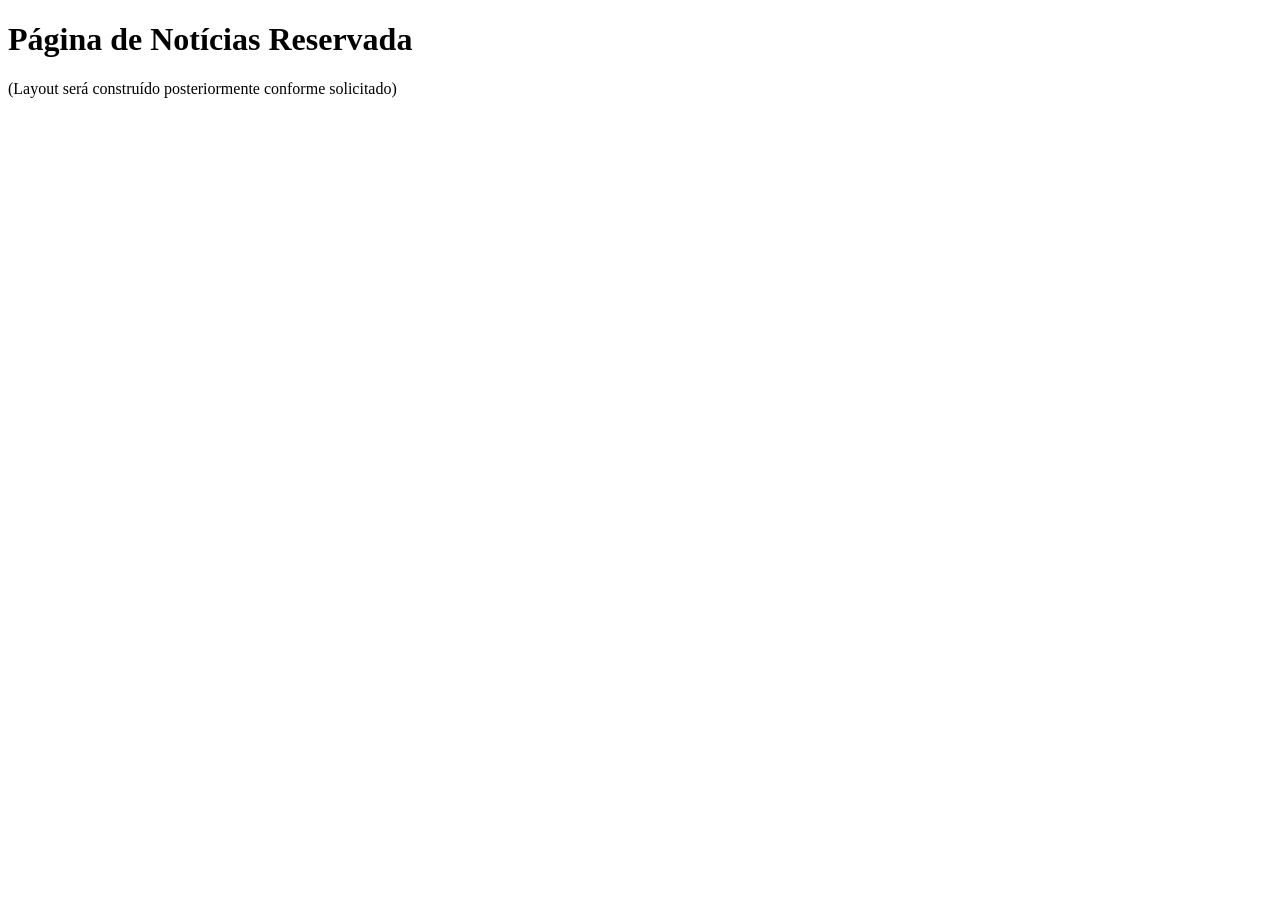
<file: noticias/index.html>
<!DOCTYPE html>
<html lang="pt-BR">
<head>
    <meta charset="UTF-8">
    <meta name="viewport" content="width=device-width, initial-scale=1.0">
    <title>Notícias | Termografista.com.br</title>
</head>
<body>
    <h1>Página de Notícias Reservada</h1>
    <p>(Layout será construído posteriormente conforme solicitado)</p>
</body>
</html>
</file>
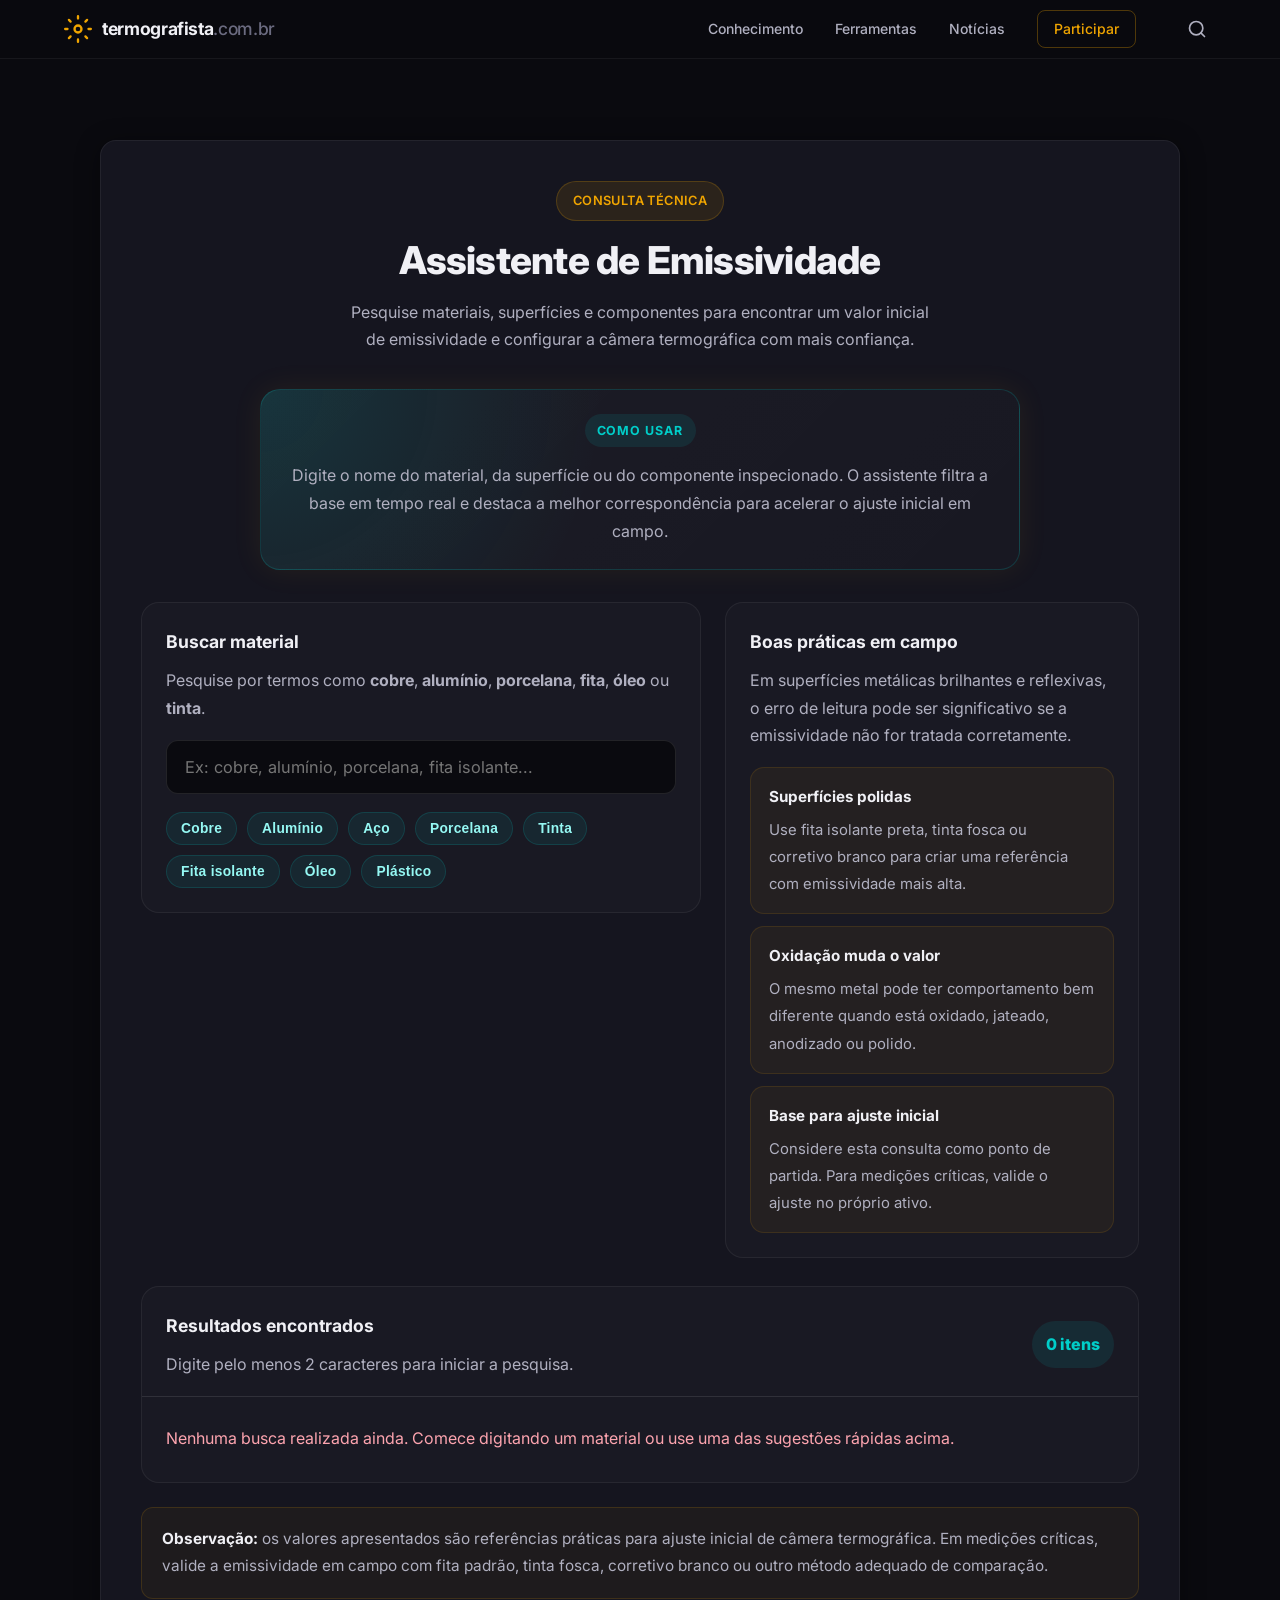
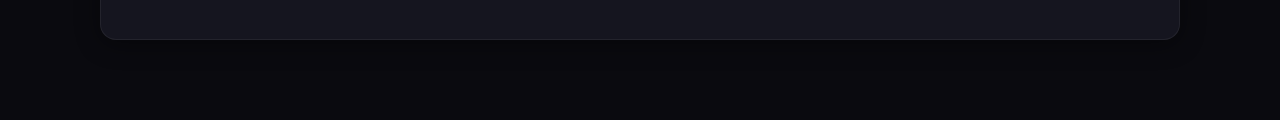
<file: assistente-emissividade.html>
<!DOCTYPE html>
<html lang="pt-BR">

<head>
    <meta charset="UTF-8">
    <meta name="viewport" content="width=device-width, initial-scale=1.0">
    <title>Assistente de Emissividade | Termografista.com.br</title>
    <meta name="description"
        content="Consulte valores de emissividade para materiais e componentes usados em inspeções termográficas.">
    <link rel="preconnect" href="https://fonts.googleapis.com">
    <link rel="preconnect" href="https://fonts.gstatic.com" crossorigin>
    <link href="https://fonts.googleapis.com/css2?family=Inter:wght@400;500;600;700;800&display=swap" rel="stylesheet">
    <link rel="stylesheet" href="style.css">
    <style>
        .calc-container {
            max-width: 1080px;
            margin: 140px auto 80px;
            padding: 40px;
            background: var(--bg-card);
            border: 1px solid var(--border-subtle);
            border-radius: var(--border-radius);
            box-shadow: var(--shadow-card);
        }

        .calc-header {
            text-align: center;
            margin-bottom: 36px;
        }

        .intro-panel {
            margin: 0 auto 32px;
            max-width: 760px;
            padding: 24px 28px;
            border-radius: 20px;
            border: 1px solid rgba(0, 206, 201, 0.18);
            background:
                radial-gradient(circle at top left, rgba(0, 206, 201, 0.14), transparent 44%),
                linear-gradient(135deg, rgba(255, 255, 255, 0.03), rgba(255, 255, 255, 0.015));
            box-shadow: var(--shadow-glow);
            text-align: center;
        }

        .intro-label {
            display: inline-block;
            margin-bottom: 14px;
            padding: 6px 12px;
            border-radius: 999px;
            background: rgba(0, 206, 201, 0.1);
            color: var(--accent-cyan);
            font-size: 0.78rem;
            font-weight: 700;
            letter-spacing: 0.08em;
            text-transform: uppercase;
        }

        .intro-panel p {
            color: var(--text-secondary);
            line-height: 1.75;
            margin: 0;
        }

        .search-shell {
            display: grid;
            grid-template-columns: minmax(0, 1.15fr) minmax(280px, 0.85fr);
            gap: 24px;
            align-items: start;
        }

        .search-panel,
        .tips-panel,
        .results-panel {
            background: rgba(255, 255, 255, 0.02);
            border: 1px solid var(--border-subtle);
            border-radius: 18px;
        }

        .search-panel,
        .tips-panel {
            padding: 24px;
        }

        .search-panel h3,
        .tips-panel h3,
        .results-panel h3 {
            margin: 0 0 10px;
            color: var(--text-primary);
            font-size: 1.1rem;
            font-weight: 700;
        }

        .panel-text {
            color: var(--text-secondary);
            line-height: 1.7;
            margin-bottom: 18px;
        }

        .search-input-wrap {
            position: relative;
        }

        .lookup-input {
            width: 100%;
            padding: 16px 18px;
            border-radius: 12px;
            background: var(--bg-primary);
            border: 1px solid var(--border-light);
            color: var(--text-primary);
            font-size: 1.02rem;
            transition: all var(--transition-fast);
            font-family: inherit;
        }

        .lookup-input:focus {
            outline: none;
            border-color: var(--accent-cyan);
            box-shadow: 0 0 0 2px rgba(0, 206, 201, 0.18);
        }

        .quick-tags {
            display: flex;
            flex-wrap: wrap;
            gap: 10px;
            margin-top: 18px;
        }

        .quick-tag {
            border: 1px solid rgba(0, 206, 201, 0.16);
            background: rgba(0, 206, 201, 0.08);
            color: #95f8f3;
            border-radius: 999px;
            padding: 8px 14px;
            font-size: 0.86rem;
            font-weight: 700;
            letter-spacing: 0.02em;
            cursor: pointer;
            transition: all var(--transition-fast);
        }

        .quick-tag:hover,
        .quick-tag:focus-visible {
            border-color: rgba(0, 206, 201, 0.34);
            background: rgba(0, 206, 201, 0.14);
            color: #c6fffb;
            outline: none;
        }

        .tips-list {
            display: grid;
            gap: 12px;
            margin-top: 18px;
        }

        .tip-card {
            padding: 16px 18px;
            border-radius: 14px;
            border: 1px solid rgba(240, 165, 0, 0.12);
            background: rgba(240, 165, 0, 0.05);
        }

        .tip-card strong {
            display: block;
            margin-bottom: 6px;
            color: var(--text-primary);
            font-size: 0.95rem;
        }

        .tip-card span {
            color: var(--text-secondary);
            font-size: 0.93rem;
            line-height: 1.65;
        }

        .results-section {
            margin-top: 28px;
        }

        .results-panel {
            overflow: hidden;
        }

        .results-head {
            display: flex;
            justify-content: space-between;
            gap: 16px;
            align-items: center;
            padding: 24px 24px 18px;
            border-bottom: 1px solid var(--border-light);
        }

        .results-head p {
            color: var(--text-secondary);
            margin: 0;
        }

        .results-count {
            min-width: 72px;
            text-align: center;
            padding: 10px 14px;
            border-radius: 999px;
            background: rgba(0, 206, 201, 0.1);
            color: var(--accent-cyan);
            font-weight: 800;
        }

        .featured-result {
            padding: 24px;
            border-bottom: 1px solid var(--border-light);
            background:
                linear-gradient(135deg, rgba(0, 206, 201, 0.08), rgba(255, 255, 255, 0.01));
        }

        .featured-label {
            display: inline-block;
            margin-bottom: 12px;
            padding: 6px 12px;
            border-radius: 999px;
            background: rgba(255, 255, 255, 0.04);
            color: var(--text-secondary);
            text-transform: uppercase;
            letter-spacing: 0.08em;
            font-size: 0.74rem;
            font-weight: 700;
        }

        .featured-material {
            color: var(--text-primary);
            font-size: 1.45rem;
            font-weight: 800;
            margin-bottom: 8px;
        }

        .featured-meta {
            display: flex;
            flex-wrap: wrap;
            gap: 14px;
            align-items: center;
        }

        .featured-value {
            font-size: 2rem;
            font-weight: 800;
            color: var(--accent-cyan);
        }

        .featured-note {
            color: var(--text-secondary);
            line-height: 1.6;
            max-width: 620px;
        }

        .results-list {
            display: grid;
            gap: 0;
        }

        .result-item {
            display: grid;
            grid-template-columns: minmax(0, 1fr) auto;
            gap: 16px;
            align-items: center;
            padding: 18px 24px;
            border-top: 1px solid rgba(255, 255, 255, 0.04);
            transition: background var(--transition-fast);
        }

        .result-item:hover {
            background: rgba(255, 255, 255, 0.02);
        }

        .result-item:first-child {
            border-top: none;
        }

        .result-material {
            color: var(--text-primary);
            font-weight: 700;
            line-height: 1.5;
        }

        .result-value-chip {
            padding: 10px 14px;
            border-radius: 12px;
            background: rgba(34, 197, 94, 0.1);
            border: 1px solid rgba(34, 197, 94, 0.14);
            color: #86efac;
            font-weight: 800;
            min-width: 92px;
            text-align: center;
        }

        .empty-state {
            padding: 28px 24px 30px;
            color: #fda4af;
            line-height: 1.7;
        }

        .calc-note {
            margin-top: 24px;
            padding: 18px 20px;
            border-radius: 12px;
            border: 1px solid rgba(240, 165, 0, 0.15);
            background: rgba(240, 165, 0, 0.04);
            color: var(--text-secondary);
            font-size: 0.96rem;
            line-height: 1.75;
        }

        .calc-note strong {
            color: var(--text-primary);
        }

        @media (max-width: 900px) {
            .search-shell {
                grid-template-columns: 1fr;
            }
        }

        @media (max-width: 768px) {
            .calc-container {
                margin: 100px 16px 40px;
                padding: 24px 16px;
                width: auto;
            }

            .intro-panel,
            .search-panel,
            .tips-panel {
                padding: 20px 16px;
            }

            .results-head,
            .featured-result,
            .result-item {
                padding-left: 16px;
                padding-right: 16px;
            }

            .results-head {
                flex-direction: column;
                align-items: flex-start;
            }

            .results-count {
                min-width: auto;
            }

            .featured-value {
                font-size: 1.6rem;
            }

            .result-item {
                grid-template-columns: 1fr;
                align-items: start;
            }

            .result-value-chip {
                justify-self: start;
            }
        }
    </style>
</head>

<body>
    <nav class="navbar scrolled" id="navbar"
        style="background: rgba(10, 10, 15, 0.95); padding: 10px 0; border-bottom: 1px solid var(--border-subtle);">
        <div class="nav-container">
            <a href="index.html" class="nav-logo">
                <span class="logo-icon">
                    <svg width="28" height="28" viewBox="0 0 24 24" fill="none" stroke="currentColor" stroke-width="2"
                        stroke-linecap="round" stroke-linejoin="round">
                        <circle cx="12" cy="12" r="3" />
                        <path
                            d="M12 1v2M12 21v2M4.22 4.22l1.42 1.42M18.36 18.36l1.42 1.42M1 12h2M21 12h2M4.22 19.78l1.42-1.42M18.36 5.64l1.42-1.42" />
                    </svg>
                </span>
                <span class="logo-text">termografista<span class="logo-dot">.com.br</span></span>
            </a>
            <div class="nav-links" id="navLinks">
                <a href="index.html#conhecimento" class="nav-link">Conhecimento</a>
                <a href="index.html#ferramentas" class="nav-link">Ferramentas</a>
                <a href="index.html#noticias" class="nav-link">Notícias</a>
                <a href="index.html#comunidade" class="nav-link nav-link-cta">Participar</a>

                <div class="search-container">
                    <form action="pesquisa.html" method="GET" target="_blank" class="search-form">
                        <input type="text" name="q" class="search-input" placeholder="Pesquisar..." required>
                        <button type="submit" class="search-btn" aria-label="Pesquisar">
                            <svg width="20" height="20" viewBox="0 0 24 24" fill="none" stroke="currentColor"
                                stroke-width="2" stroke-linecap="round" stroke-linejoin="round">
                                <circle cx="11" cy="11" r="8"></circle>
                                <line x1="21" y1="21" x2="16.65" y2="16.65"></line>
                            </svg>
                        </button>
                    </form>
                </div>
            </div>
            <button class="nav-toggle" id="navToggle" aria-label="Menu">
                <span></span><span></span><span></span>
            </button>
        </div>
    </nav>

    <div class="container">
        <div class="calc-container">
            <div class="calc-header">
                <div class="hero-badge" style="margin-bottom: 16px;">CONSULTA TÉCNICA</div>
                <h1 class="section-title">Assistente de Emissividade</h1>
                <p class="section-desc">
                    Pesquise materiais, superfícies e componentes para encontrar um valor inicial de emissividade e
                    configurar a câmera termográfica com mais confiança.
                </p>
            </div>

            <div class="intro-panel" aria-label="Orientação de uso">
                <div class="intro-label">Como usar</div>
                <p>
                    Digite o nome do material, da superfície ou do componente inspecionado. O assistente filtra a base
                    em tempo real e destaca a melhor correspondência para acelerar o ajuste inicial em campo.
                </p>
            </div>

            <div class="search-shell">
                <div class="search-panel">
                    <h3>Buscar material</h3>
                    <p class="panel-text">
                        Pesquise por termos como <strong>cobre</strong>, <strong>alumínio</strong>,
                        <strong>porcelana</strong>, <strong>fita</strong>, <strong>óleo</strong> ou
                        <strong>tinta</strong>.
                    </p>

                    <div class="search-input-wrap">
                        <input type="text" id="pesquisa" class="lookup-input"
                            placeholder="Ex: cobre, alumínio, porcelana, fita isolante..."
                            autocomplete="off">
                    </div>

                    <div class="quick-tags" aria-label="Sugestões rápidas">
                        <button class="quick-tag" type="button" data-term="cobre">Cobre</button>
                        <button class="quick-tag" type="button" data-term="alumínio">Alumínio</button>
                        <button class="quick-tag" type="button" data-term="aço">Aço</button>
                        <button class="quick-tag" type="button" data-term="porcelana">Porcelana</button>
                        <button class="quick-tag" type="button" data-term="tinta">Tinta</button>
                        <button class="quick-tag" type="button" data-term="fita">Fita isolante</button>
                        <button class="quick-tag" type="button" data-term="óleo">Óleo</button>
                        <button class="quick-tag" type="button" data-term="plástico">Plástico</button>
                    </div>
                </div>

                <div class="tips-panel">
                    <h3>Boas práticas em campo</h3>
                    <p class="panel-text">
                        Em superfícies metálicas brilhantes e reflexivas, o erro de leitura pode ser significativo se a
                        emissividade não for tratada corretamente.
                    </p>

                    <div class="tips-list">
                        <div class="tip-card">
                            <strong>Superfícies polidas</strong>
                            <span>Use fita isolante preta, tinta fosca ou corretivo branco para criar uma referência
                                com emissividade mais alta.</span>
                        </div>
                        <div class="tip-card">
                            <strong>Oxidação muda o valor</strong>
                            <span>O mesmo metal pode ter comportamento bem diferente quando está oxidado, jateado,
                                anodizado ou polido.</span>
                        </div>
                        <div class="tip-card">
                            <strong>Base para ajuste inicial</strong>
                            <span>Considere esta consulta como ponto de partida. Para medições críticas, valide o
                                ajuste no próprio ativo.</span>
                        </div>
                    </div>
                </div>
            </div>

            <div class="results-section">
                <div class="results-panel">
                    <div class="results-head">
                        <div>
                            <h3>Resultados encontrados</h3>
                            <p id="statusBusca">Digite pelo menos 2 caracteres para iniciar a pesquisa.</p>
                        </div>
                        <div class="results-count" id="contadorResultados">0 itens</div>
                    </div>

                    <div class="featured-result" id="resultadoDestaque" hidden>
                        <div class="featured-label">Melhor correspondência</div>
                        <div class="featured-material" id="materialDestaque">--</div>
                        <div class="featured-meta">
                            <div class="featured-value" id="valorDestaque">--</div>
                            <div class="featured-note">
                                Valor sugerido para configuração inicial da câmera. Confirme em campo quando houver
                                impacto direto na análise ou no laudo técnico.
                            </div>
                        </div>
                    </div>

                    <div class="results-list" id="resultados">
                        <div class="empty-state">
                            Nenhuma busca realizada ainda. Comece digitando um material ou use uma das sugestões
                            rápidas acima.
                        </div>
                    </div>
                </div>

                <div class="calc-note">
                    <strong>Observação:</strong> os valores apresentados são referências práticas para ajuste inicial de
                    câmera termográfica. Em medições críticas, valide a emissividade em campo com fita padrão, tinta
                    fosca, corretivo branco ou outro método adequado de comparação.
                </div>
            </div>
        </div>
    </div>

    <script>
        const tabelaEmissividade = [
            { material: "ABS Plástico", emissividade: "0,93" },
            { material: "Acrílico PMMA", emissividade: "0,93" },
            { material: "Aço carbono brilhante ou polido", emissividade: "0,10" },
            { material: "Aço carbono fortemente oxidado", emissividade: "0,92" },
            { material: "Aço carbono laminado a frio limpo", emissividade: "0,75" },
            { material: "Aço carbono oxidado", emissividade: "0,79" },
            { material: "Aço carbono rugoso ou sem polimento", emissividade: "0,97" },
            { material: "Aço galvanizado brilhante", emissividade: "0,23" },
            { material: "Aço galvanizado envelhecido ou oxidado", emissividade: "0,28" },
            { material: "Aço inoxidável jateado", emissividade: "0,70" },
            { material: "Aço inoxidável oxidado", emissividade: "0,83" },
            { material: "Aço inoxidável polido", emissividade: "0,22" },
            { material: "Água", emissividade: "0,98" },
            { material: "Alumínio anodizado cinza fosco", emissividade: "0,97" },
            { material: "Alumínio anodizado preto fosco", emissividade: "0,95" },
            { material: "Alumínio chapa comercial", emissividade: "0,09" },
            { material: "Alumínio fortemente oxidado", emissividade: "0,31" },
            { material: "Alumínio limpo ou polido", emissividade: "0,05" },
            { material: "Alumínio oxidado", emissividade: "0,24" },
            { material: "Alumínio rugoso ou jateado", emissividade: "0,25" },
            { material: "Argamassa ou reboco", emissividade: "0,90" },
            { material: "Asfalto", emissividade: "0,94" },
            { material: "Bloco terminal elétrico metálico", emissividade: "0,60" },
            { material: "Borracha", emissividade: "0,94" },
            { material: "Bucha de reator subestação", emissividade: "0,85" },
            { material: "Cerâmica fosca", emissividade: "0,94" },
            { material: "Concreto", emissividade: "0,94" },
            { material: "Cobre mate", emissividade: "0,22" },
            { material: "Cobre oxidado", emissividade: "0,71" },
            { material: "Cobre oxidado escuro ou preto", emissividade: "0,81" },
            { material: "Cobre polido", emissividade: "0,03" },
            { material: "Corretivo líquido branco", emissividade: "0,95" },
            { material: "Ferro fundido oxidado", emissividade: "0,71" },
            { material: "Fita isolante elétrica preta", emissividade: "0,95" },
            { material: "Gelo", emissividade: "0,98" },
            { material: "Gesso", emissividade: "0,90" },
            { material: "Granito bruto", emissividade: "0,84" },
            { material: "Latão oxidado", emissividade: "0,58" },
            { material: "Latão polido", emissividade: "0,03" },
            { material: "Madeira natural", emissividade: "0,92" },
            { material: "Níquel oxidado", emissividade: "0,40" },
            { material: "Níquel polido", emissividade: "0,06" },
            { material: "Óleo lubrificante ou óleo de transformador", emissividade: "0,82" },
            { material: "Papel branco", emissividade: "0,93" },
            { material: "Papel preto fosco", emissividade: "0,94" },
            { material: "Pele humana", emissividade: "0,98" },
            { material: "Plástico opaco ou preto", emissividade: "0,95" },
            { material: "Porcelana", emissividade: "0,92" },
            { material: "Porcelana vidrada", emissividade: "0,92" },
            { material: "PVC rígido", emissividade: "0,92" },
            { material: "Silicone", emissividade: "0,90" },
            { material: "Tijolo comum vermelho", emissividade: "0,93" },
            { material: "Tinta branca", emissividade: "0,94" },
            { material: "Tinta epóxi", emissividade: "0,90" },
            { material: "Tinta preta fosca", emissividade: "0,94" },
            { material: "Vidro liso", emissividade: "0,93" },
            { material: "Zinco oxidado", emissividade: "0,11" },
            { material: "Zinco polido", emissividade: "0,05" }
        ];

        const campoPesquisa = document.getElementById('pesquisa');
        const listaResultados = document.getElementById('resultados');
        const contadorResultados = document.getElementById('contadorResultados');
        const statusBusca = document.getElementById('statusBusca');
        const resultadoDestaque = document.getElementById('resultadoDestaque');
        const materialDestaque = document.getElementById('materialDestaque');
        const valorDestaque = document.getElementById('valorDestaque');
        const tagsRapidas = document.querySelectorAll('.quick-tag');

        function normalizarTexto(texto) {
            return texto
                .toLowerCase()
                .normalize('NFD')
                .replace(/[\u0300-\u036f]/g, '');
        }

        function atualizarContador(quantidade) {
            contadorResultados.textContent = `${quantidade} ${quantidade === 1 ? 'item' : 'itens'}`;
        }

        function renderizarEstadoInicial() {
            resultadoDestaque.hidden = true;
            atualizarContador(0);
            statusBusca.textContent = 'Digite pelo menos 2 caracteres para iniciar a pesquisa.';
            listaResultados.innerHTML = `
                <div class="empty-state">
                    Nenhuma busca realizada ainda. Comece digitando um material ou use uma das sugestões rápidas acima.
                </div>
            `;
        }

        function renderizarSemResultado() {
            resultadoDestaque.hidden = true;
            atualizarContador(0);
            statusBusca.textContent = 'Nenhum material compatível foi localizado na base atual.';
            listaResultados.innerHTML = `
                <div class="empty-state">
                    Nenhum material encontrado. Tente pesquisar por termos como: cobre, alumínio, aço, porcelana, tinta, fita ou óleo.
                </div>
            `;
        }

        function ordenarResultados(resultados, termo) {
            return [...resultados].sort((a, b) => {
                const materialA = normalizarTexto(a.material);
                const materialB = normalizarTexto(b.material);
                const aComeca = materialA.startsWith(termo);
                const bComeca = materialB.startsWith(termo);
                const aExato = materialA === termo;
                const bExato = materialB === termo;

                if (aExato !== bExato) return aExato ? -1 : 1;
                if (aComeca !== bComeca) return aComeca ? -1 : 1;
                return materialA.localeCompare(materialB, 'pt-BR');
            });
        }

        function renderizarResultados(resultados) {
            const [primeiro] = resultados;

            materialDestaque.textContent = primeiro.material;
            valorDestaque.textContent = primeiro.emissividade;
            resultadoDestaque.hidden = false;

            atualizarContador(resultados.length);
            statusBusca.textContent = `${resultados.length} correspondência${resultados.length === 1 ? '' : 's'} encontrada${resultados.length === 1 ? '' : 's'} na consulta.`;

            listaResultados.innerHTML = resultados.map((item, indice) => `
                <div class="result-item"${indice === 0 ? ' style="background: rgba(255, 255, 255, 0.02);"' : ''}>
                    <div class="result-material">${item.material}</div>
                    <div class="result-value-chip">${item.emissividade}</div>
                </div>
            `).join('');
        }

        function pesquisarEmissividade() {
            const termo = normalizarTexto(campoPesquisa.value.trim());

            if (termo.length < 2) {
                renderizarEstadoInicial();
                return;
            }

            const resultados = tabelaEmissividade.filter((item) =>
                normalizarTexto(item.material).includes(termo)
            );

            if (resultados.length === 0) {
                renderizarSemResultado();
                return;
            }

            renderizarResultados(ordenarResultados(resultados, termo));
        }

        campoPesquisa.addEventListener('input', pesquisarEmissividade);

        tagsRapidas.forEach((tag) => {
            tag.addEventListener('click', () => {
                campoPesquisa.value = tag.dataset.term;
                campoPesquisa.focus();
                pesquisarEmissividade();
            });
        });

        renderizarEstadoInicial();
    </script>
    <script src="script.js"></script>
</body>

</html>
</file>
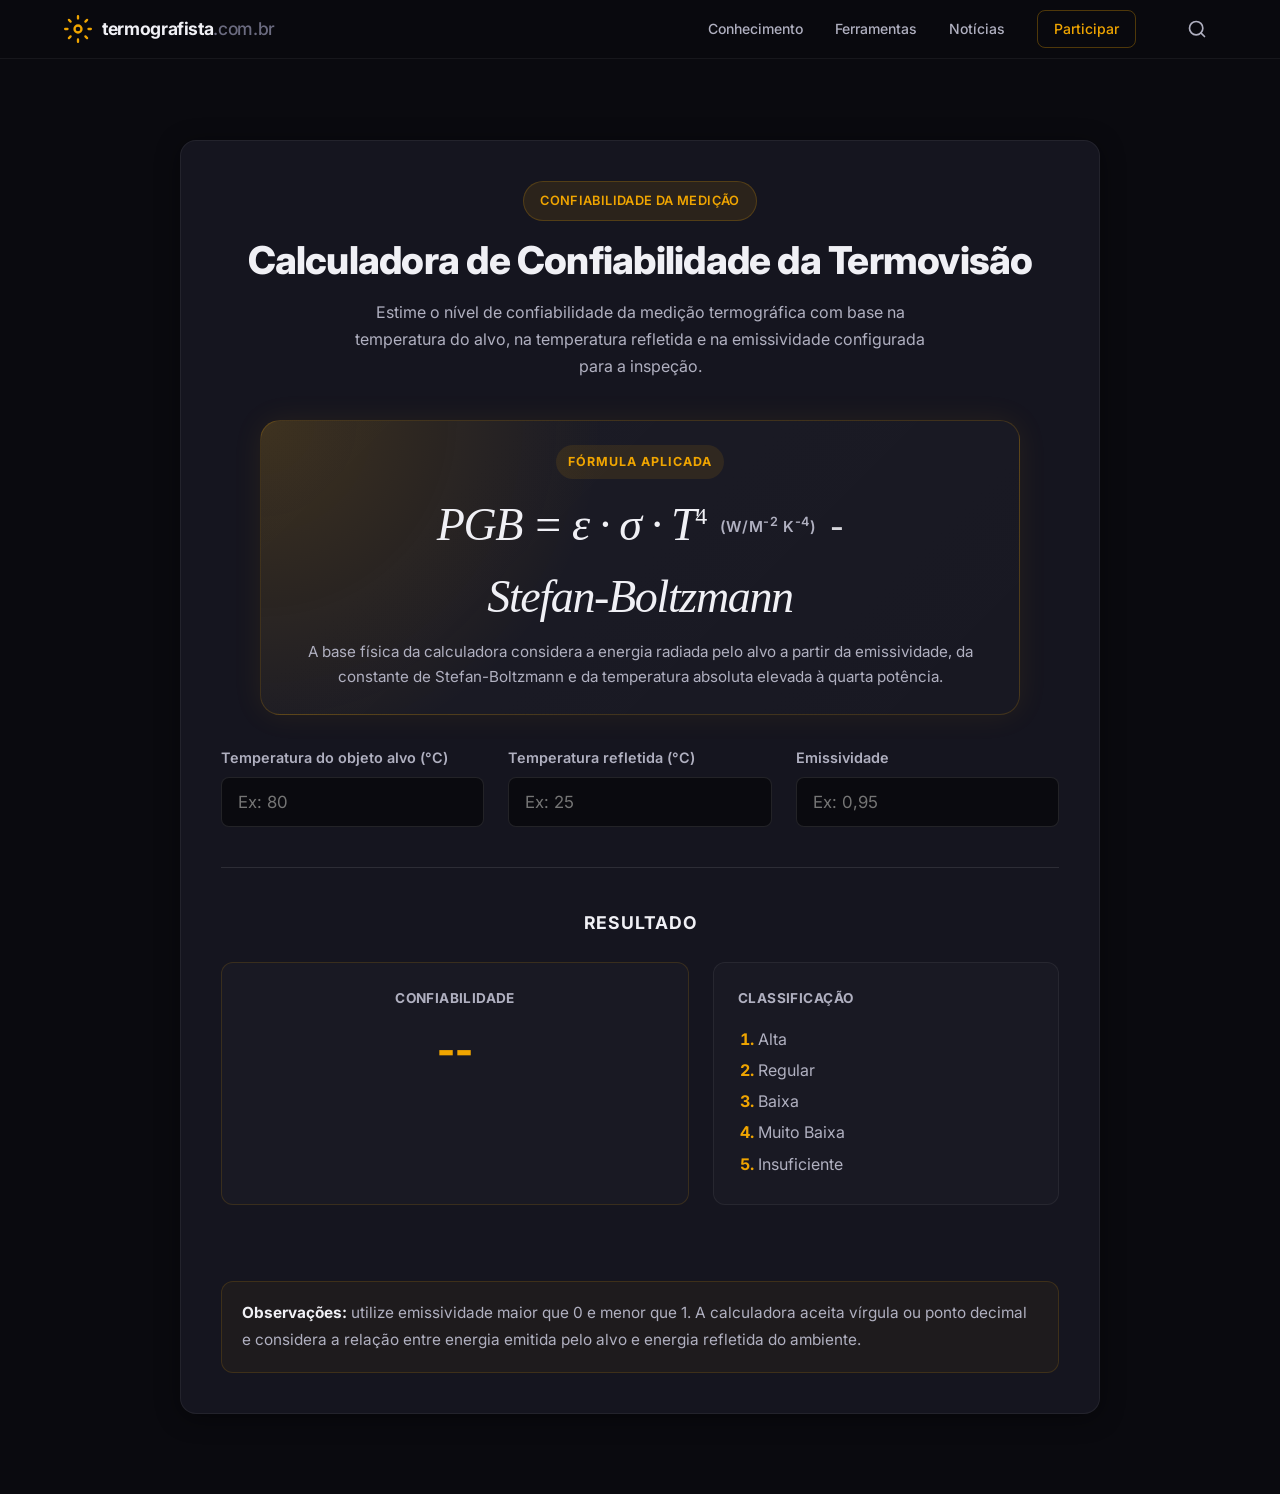
<file: calculadora-confiabilidade.html>
<!DOCTYPE html>
<html lang="pt-BR">

<head>
    <meta charset="UTF-8">
    <meta name="viewport" content="width=device-width, initial-scale=1.0">
    <title>Calculadora de Confiabilidade da Termovisão | Termografista.com.br</title>
    <meta name="description" content="Calcule a confiabilidade da termovisão com base na temperatura do objeto alvo, temperatura refletida e emissividade.">
    <link rel="preconnect" href="https://fonts.googleapis.com">
    <link rel="preconnect" href="https://fonts.gstatic.com" crossorigin>
    <link href="https://fonts.googleapis.com/css2?family=Inter:wght@400;500;600;700;800&display=swap" rel="stylesheet">
    <link rel="stylesheet" href="style.css">
    <style>
        .calc-container {
            max-width: 920px;
            margin: 140px auto 80px;
            padding: 40px;
            background: var(--bg-card);
            border: 1px solid var(--border-subtle);
            border-radius: var(--border-radius);
            box-shadow: var(--shadow-card);
        }

        .calc-header {
            text-align: center;
            margin-bottom: 40px;
        }

        .calc-grid {
            display: grid;
            grid-template-columns: 1fr 1fr 1fr;
            gap: 24px;
            min-width: 0;
        }

        .formula-panel {
            margin: 0 auto 32px;
            max-width: 760px;
            padding: 24px 28px;
            border-radius: 20px;
            border: 1px solid rgba(240, 165, 0, 0.18);
            background:
                radial-gradient(circle at top left, rgba(240, 165, 0, 0.16), transparent 42%),
                linear-gradient(135deg, rgba(255, 255, 255, 0.03), rgba(255, 255, 255, 0.015));
            box-shadow: var(--shadow-glow);
            text-align: center;
        }

        .formula-label {
            display: inline-block;
            margin-bottom: 14px;
            padding: 6px 12px;
            border-radius: 999px;
            background: rgba(240, 165, 0, 0.1);
            color: var(--accent-yellow);
            font-size: 0.78rem;
            font-weight: 700;
            letter-spacing: 0.08em;
            text-transform: uppercase;
        }

        .formula-equation {
            display: flex;
            align-items: center;
            justify-content: center;
            gap: 14px;
            flex-wrap: wrap;
            color: var(--text-primary);
        }

        .formula-term {
            font-family: Georgia, "Times New Roman", serif;
            font-size: clamp(1.8rem, 3.6vw, 3rem);
            font-style: italic;
            line-height: 1.1;
            letter-spacing: -0.03em;
        }

        .formula-term sup {
            font-size: 0.52em;
            font-style: normal;
            vertical-align: 0.65em;
        }

        .formula-operator {
            font-family: Georgia, "Times New Roman", serif;
            font-size: clamp(1.8rem, 3vw, 2.8rem);
            color: rgba(240, 240, 245, 0.88);
        }

        .formula-unit {
            color: var(--text-secondary);
            font-size: 0.95rem;
            font-weight: 600;
            letter-spacing: 0.04em;
            text-transform: uppercase;
        }

        .formula-caption {
            margin-top: 16px;
            color: var(--text-secondary);
            font-size: 0.95rem;
            line-height: 1.7;
        }

        .input-group {
            display: flex;
            flex-direction: column;
            gap: 8px;
            min-width: 0;
        }

        .input-group label {
            font-size: 0.9rem;
            color: var(--text-secondary);
            font-weight: 600;
            line-height: 1.5;
            overflow-wrap: anywhere;
        }

        .input-group input {
            width: 100%;
            max-width: 100%;
            min-width: 0;
            padding: 14px 16px;
            border-radius: 8px;
            background: var(--bg-primary);
            border: 1px solid var(--border-light);
            color: var(--text-primary);
            font-size: 1.05rem;
            transition: all var(--transition-fast);
            font-family: inherit;
        }

        .input-group input:focus {
            outline: none;
            border-color: var(--accent-yellow);
            box-shadow: 0 0 0 2px rgba(240, 165, 0, 0.2);
        }

        .results-section {
            margin-top: 40px;
            padding-top: 40px;
            border-top: 1px solid var(--border-light);
        }

        .result-cards {
            display: grid;
            grid-template-columns: 1.15fr 0.85fr;
            gap: 24px;
            margin-top: 20px;
        }

        .result-card,
        .legend-card {
            background: rgba(255, 255, 255, 0.02);
            border: 1px solid var(--border-subtle);
            padding: 24px;
            border-radius: 12px;
        }

        .result-card {
            text-align: center;
        }

        .result-card h4,
        .legend-card h4 {
            font-size: 0.85rem;
            color: var(--text-secondary);
            margin-bottom: 8px;
            text-transform: uppercase;
            letter-spacing: 0.03em;
        }

        .result-value {
            font-size: 2.5rem;
            font-weight: 800;
            color: var(--accent-yellow);
            line-height: 1.1;
            margin-top: 18px;
        }

        .status-message {
            min-height: 28px;
            margin-top: 20px;
            text-align: center;
            font-size: 0.95rem;
            font-weight: 700;
            letter-spacing: 0.02em;
        }

        .status-message.is-warning {
            color: #fbbf24;
        }

        .legend-list {
            margin: 14px 0 0;
            padding-left: 20px;
            color: var(--text-secondary);
            line-height: 1.95;
        }

        .legend-list li::marker {
            color: var(--accent-yellow);
            font-weight: 700;
        }

        .calc-note {
            margin-top: 28px;
            padding: 18px 20px;
            border-radius: 12px;
            border: 1px solid rgba(240, 165, 0, 0.15);
            background: rgba(240, 165, 0, 0.04);
            color: var(--text-secondary);
            font-size: 0.96rem;
            line-height: 1.75;
        }

        .calc-note strong {
            color: var(--text-primary);
        }

        @media (max-width: 768px) {
            .calc-container {
                margin: 100px 16px 40px;
                padding: 24px 16px;
                width: auto;
            }

            .formula-panel {
                padding: 20px 16px;
                margin-bottom: 24px;
            }

            .formula-equation {
                gap: 10px;
            }

            .input-group input {
                padding: 14px;
                font-size: 1rem;
            }

            .calc-grid,
            .result-cards {
                grid-template-columns: 1fr;
                gap: 16px;
            }

            .result-value {
                font-size: 2.2rem;
            }
        }
    </style>
</head>

<body>
    <nav class="navbar scrolled" id="navbar" style="background: rgba(10, 10, 15, 0.95); padding: 10px 0; border-bottom: 1px solid var(--border-subtle);">
        <div class="nav-container">
            <a href="index.html" class="nav-logo">
                <span class="logo-icon">
                    <svg width="28" height="28" viewBox="0 0 24 24" fill="none" stroke="currentColor" stroke-width="2"
                        stroke-linecap="round" stroke-linejoin="round">
                        <circle cx="12" cy="12" r="3" />
                        <path d="M12 1v2M12 21v2M4.22 4.22l1.42 1.42M18.36 18.36l1.42 1.42M1 12h2M21 12h2M4.22 19.78l1.42-1.42M18.36 5.64l1.42-1.42" />
                    </svg>
                </span>
                <span class="logo-text">termografista<span class="logo-dot">.com.br</span></span>
            </a>
            <div class="nav-links" id="navLinks">
                <a href="index.html#conhecimento" class="nav-link">Conhecimento</a>
                <a href="index.html#ferramentas" class="nav-link">Ferramentas</a>
                <a href="index.html#noticias" class="nav-link">Notícias</a>
                <a href="index.html#comunidade" class="nav-link nav-link-cta">Participar</a>

                <div class="search-container">
                    <form action="pesquisa.html" method="GET" target="_blank" class="search-form">
                        <input type="text" name="q" class="search-input" placeholder="Pesquisar..." required>
                        <button type="submit" class="search-btn" aria-label="Pesquisar">
                            <svg width="20" height="20" viewBox="0 0 24 24" fill="none" stroke="currentColor" stroke-width="2" stroke-linecap="round" stroke-linejoin="round">
                                <circle cx="11" cy="11" r="8"></circle>
                                <line x1="21" y1="21" x2="16.65" y2="16.65"></line>
                            </svg>
                        </button>
                    </form>
                </div>
            </div>
            <button class="nav-toggle" id="navToggle" aria-label="Menu">
                <span></span><span></span><span></span>
            </button>
        </div>
    </nav>

    <div class="container">
        <div class="calc-container">
            <div class="calc-header">
                <div class="hero-badge" style="margin-bottom: 16px;">CONFIABILIDADE DA MEDIÇÃO</div>
                <h1 class="section-title">Calculadora de Confiabilidade da Termovisão</h1>
                <p class="section-desc">Estime o nível de confiabilidade da medição termográfica com base na temperatura do alvo, na temperatura refletida e na emissividade configurada para a inspeção.</p>
            </div>

            <div class="formula-panel" aria-label="Fórmula da calculadora de confiabilidade">
                <div class="formula-label">Fórmula aplicada</div>
                <div class="formula-equation">
                    <span class="formula-term">PGB = ε · σ · T<sup>4</sup></span>
                    <span class="formula-unit">(W/m<sup>-2</sup> K<sup>-4</sup>)</span>
                    <span class="formula-operator">-</span>
                    <span class="formula-term">Stefan-Boltzmann</span>
                </div>
                <p class="formula-caption">A base física da calculadora considera a energia radiada pelo alvo a partir da emissividade, da constante de Stefan-Boltzmann e da temperatura absoluta elevada à quarta potência.</p>
            </div>

            <div class="calc-grid">
                <div class="input-group">
                    <label for="temperaturaAlvo">Temperatura do objeto alvo (°C)</label>
                    <input type="text" id="temperaturaAlvo" inputmode="decimal" placeholder="Ex: 80">
                </div>
                <div class="input-group">
                    <label for="temperaturaRefletida">Temperatura refletida (°C)</label>
                    <input type="text" id="temperaturaRefletida" inputmode="decimal" placeholder="Ex: 25">
                </div>
                <div class="input-group">
                    <label for="emissividade">Emissividade</label>
                    <input type="text" id="emissividade" inputmode="decimal" placeholder="Ex: 0,95">
                </div>
            </div>

            <div class="results-section">
                <h3 style="text-align: center; margin-bottom: 24px; font-weight: 700; text-transform: uppercase; letter-spacing: 0.05em; font-size: 1.1rem;">Resultado</h3>

                <div class="result-cards">
                    <div class="result-card" style="border-color: rgba(240, 165, 0, 0.15);">
                        <h4>Confiabilidade</h4>
                        <div class="result-value" id="resultadoConfiabilidade">--</div>
                    </div>
                    <div class="legend-card">
                        <h4>Classificação</h4>
                        <ol class="legend-list">
                            <li>Alta</li>
                            <li>Regular</li>
                            <li>Baixa</li>
                            <li>Muito Baixa</li>
                            <li>Insuficiente</li>
                        </ol>
                    </div>
                </div>

                <div class="status-message" id="statusMensagem" aria-live="polite"></div>

                <div class="calc-note">
                    <strong>Observações:</strong> utilize emissividade maior que 0 e menor que 1. A calculadora aceita vírgula ou ponto decimal e considera a relação entre energia emitida pelo alvo e energia refletida do ambiente.
                </div>
            </div>
        </div>
    </div>

    <script>
        const campoTemperaturaAlvo = document.getElementById('temperaturaAlvo');
        const campoTemperaturaRefletida = document.getElementById('temperaturaRefletida');
        const campoEmissividade = document.getElementById('emissividade');
        const campoResultadoConfiabilidade = document.getElementById('resultadoConfiabilidade');
        const campoStatusMensagem = document.getElementById('statusMensagem');

        function normalizarNumero(valor) {
            return parseFloat(valor.replace(',', '.').trim());
        }

        function formatarNumero(valor) {
            return valor.toLocaleString('pt-BR', {
                minimumFractionDigits: 2,
                maximumFractionDigits: 2
            });
        }

        function limparResultados() {
            campoResultadoConfiabilidade.textContent = '--';
            campoStatusMensagem.textContent = '';
            campoStatusMensagem.classList.remove('is-warning');
        }

        function classificarConfiabilidade(indice) {
            if (indice < 1) return 'Insuficiente';
            if (indice < 2) return 'Muito Baixa';
            if (indice < 3) return 'Baixa';
            if (indice < 5) return 'Regular';
            if (indice > 5) return 'Alta';
            return null;
        }

        function calcularConfiabilidade() {
            const temperaturaAlvo = normalizarNumero(campoTemperaturaAlvo.value);
            const temperaturaRefletida = normalizarNumero(campoTemperaturaRefletida.value);
            const emissividade = normalizarNumero(campoEmissividade.value);

            if (!Number.isFinite(temperaturaAlvo) || !Number.isFinite(temperaturaRefletida) || !Number.isFinite(emissividade)) {
                limparResultados();
                return;
            }

            if (temperaturaAlvo === 0 || temperaturaRefletida === 0 || emissividade === 0) {
                limparResultados();
                return;
            }

            if (emissividade <= 0 || emissividade >= 1) {
                campoResultadoConfiabilidade.textContent = '--';
                campoStatusMensagem.textContent = 'Emissividade inválida: utilize um valor maior que 0 e menor que 1.';
                campoStatusMensagem.classList.add('is-warning');
                return;
            }

            const sigma = 0.0000000567;
            const numerador = sigma * Math.pow(temperaturaAlvo + 273.15, 4) * emissividade;
            const denominador = (1 - emissividade) * sigma * Math.pow(temperaturaRefletida + 273.15, 4);
            const indice = numerador / denominador;
            const classificacao = classificarConfiabilidade(indice);

            if (!Number.isFinite(indice) || classificacao === null) {
                campoResultadoConfiabilidade.textContent = '--';
                campoStatusMensagem.textContent = 'Não foi possível classificar o resultado com os valores informados.';
                campoStatusMensagem.classList.add('is-warning');
                return;
            }

            campoResultadoConfiabilidade.textContent = classificacao;
            campoStatusMensagem.textContent = '';
            campoStatusMensagem.classList.remove('is-warning');
        }

        [campoTemperaturaAlvo, campoTemperaturaRefletida, campoEmissividade].forEach((campo) => {
            campo.addEventListener('input', calcularConfiabilidade);
        });

        calcularConfiabilidade();
    </script>
    <script src="script.js"></script>
</body>

</html>
</file>
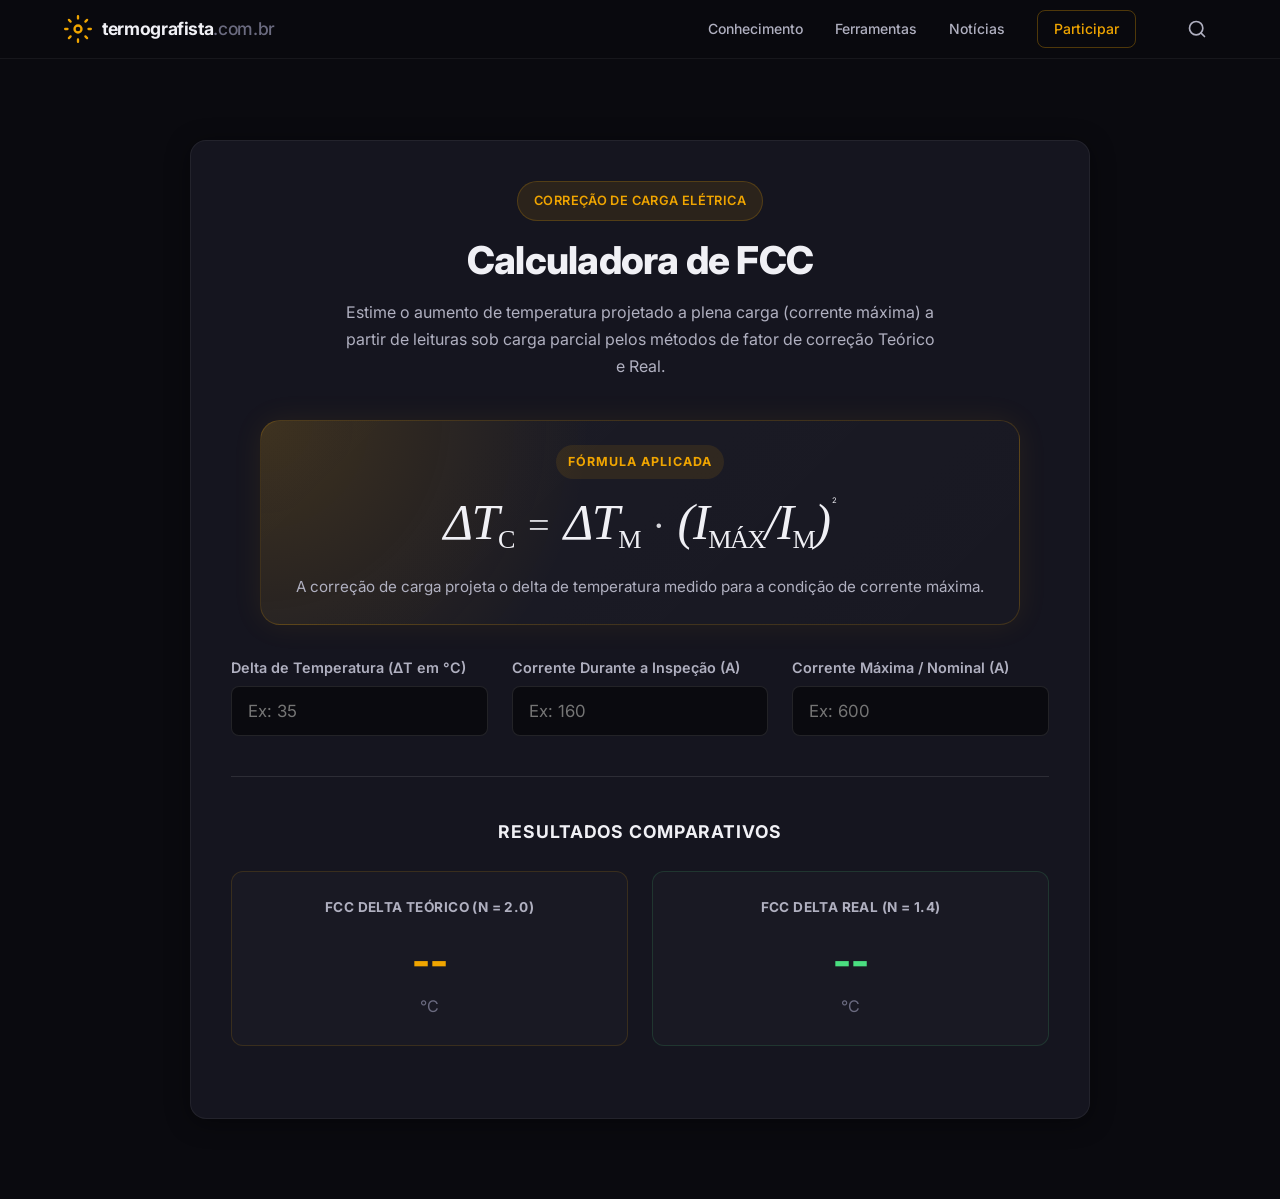
<file: calculadora-fcc.html>
<!DOCTYPE html>
<html lang="pt-BR">

<head>
    <meta charset="UTF-8">
    <meta name="viewport" content="width=device-width, initial-scale=1.0">
    <title>Calculadora de FCC - Fator de Correção de Carga | Termografista.com.br</title>
    <link rel="preconnect" href="https://fonts.googleapis.com">
    <link rel="preconnect" href="https://fonts.gstatic.com" crossorigin>
    <link href="https://fonts.googleapis.com/css2?family=Inter:wght@400;500;600;700;800&display=swap" rel="stylesheet">
    <link rel="stylesheet" href="style.css">
    <style>
        .calc-container {
            max-width: 900px;
            margin: 140px auto 80px;
            padding: 40px;
            background: var(--bg-card);
            border: 1px solid var(--border-subtle);
            border-radius: var(--border-radius);
            box-shadow: var(--shadow-card);
        }
        .calc-header {
            text-align: center;
            margin-bottom: 40px;
        }
        .calc-grid {
            display: grid;
            grid-template-columns: 1fr 1fr 1fr;
            gap: 24px;
            min-width: 0;
        }
        .formula-panel {
            margin: 0 auto 32px;
            max-width: 760px;
            padding: 24px 28px;
            border-radius: 20px;
            border: 1px solid rgba(240, 165, 0, 0.18);
            background:
                radial-gradient(circle at top left, rgba(240, 165, 0, 0.16), transparent 42%),
                linear-gradient(135deg, rgba(255, 255, 255, 0.03), rgba(255, 255, 255, 0.015));
            box-shadow: var(--shadow-glow);
            text-align: center;
        }
        .formula-label {
            display: inline-block;
            margin-bottom: 14px;
            padding: 6px 12px;
            border-radius: 999px;
            background: rgba(240, 165, 0, 0.1);
            color: var(--accent-yellow);
            font-size: 0.78rem;
            font-weight: 700;
            letter-spacing: 0.08em;
            text-transform: uppercase;
        }
        .formula-equation {
            display: flex;
            align-items: center;
            justify-content: center;
            gap: 14px;
            flex-wrap: wrap;
            color: var(--text-primary);
        }
        .formula-term {
            font-family: Georgia, "Times New Roman", serif;
            font-size: clamp(2rem, 4vw, 3.15rem);
            font-style: italic;
            line-height: 1;
            letter-spacing: -0.03em;
        }
        .formula-term sub {
            font-size: 0.52em;
            font-style: normal;
            vertical-align: -0.35em;
        }
        .formula-operator {
            font-family: Georgia, "Times New Roman", serif;
            font-size: clamp(1.8rem, 3vw, 2.8rem);
            color: rgba(240, 240, 245, 0.88);
        }
        .formula-power {
            display: inline-flex;
            align-items: flex-start;
            gap: 2px;
        }
        .formula-power sup {
            font-size: 0.48em;
            font-style: normal;
            transform: translateY(-0.45em);
        }
        .formula-caption {
            margin-top: 16px;
            color: var(--text-secondary);
            font-size: 0.95rem;
            line-height: 1.7;
        }
        .input-group {
            display: flex;
            flex-direction: column;
            gap: 8px;
            min-width: 0;
        }
        .input-group label {
            font-size: 0.9rem;
            color: var(--text-secondary);
            font-weight: 600;
            line-height: 1.5;
            overflow-wrap: anywhere;
        }
        .input-group input {
            width: 100%;
            max-width: 100%;
            min-width: 0;
            padding: 14px 16px;
            border-radius: 8px;
            background: var(--bg-primary);
            border: 1px solid var(--border-light);
            color: var(--text-primary);
            font-size: 1.05rem;
            transition: all var(--transition-fast);
            font-family: inherit;
        }
        .input-group input:focus {
            outline: none;
            border-color: var(--accent-yellow);
            box-shadow: 0 0 0 2px rgba(240, 165, 0, 0.2);
        }
        
        .results-section {
            margin-top: 40px;
            padding-top: 40px;
            border-top: 1px solid var(--border-light);
        }
        
        .result-cards {
            display: grid;
            grid-template-columns: 1fr 1fr;
            gap: 24px;
            margin-top: 20px;
            margin-bottom: 32px;
        }
        .result-card {
            background: rgba(255, 255, 255, 0.02);
            border: 1px solid var(--border-subtle);
            padding: 24px;
            border-radius: 12px;
            text-align: center;
            transition: all var(--transition-fast);
        }
        .result-card h4 {
            font-size: 0.85rem;
            color: var(--text-secondary);
            margin-bottom: 8px;
            text-transform: uppercase;
            letter-spacing: 0.03em;
        }
        .result-value {
            font-size: 2.5rem;
            font-weight: 800;
            color: var(--text-primary);
        }
        .result-unit {
            font-size: 1rem;
            color: var(--text-muted);
            margin-top: -2px;
        }
        


        @media (max-width: 768px) {
            .calc-container {
                margin: 100px 16px 40px;
                padding: 24px 16px;
                width: auto;
            }
            .formula-panel {
                padding: 20px 16px;
                margin-bottom: 24px;
            }
            .formula-equation {
                gap: 10px;
            }
            .input-group input {
                padding: 14px;
                font-size: 1rem;
            }
            .calc-grid {
                grid-template-columns: 1fr;
                gap: 16px;
            }
            .result-cards {
                grid-template-columns: 1fr;
            }

        }
    </style>
</head>

<body>
    <!-- ============ NAVBAR ============ -->
    <nav class="navbar scrolled" id="navbar" style="background: rgba(10, 10, 15, 0.95); padding: 10px 0; border-bottom: 1px solid var(--border-subtle);">
        <div class="nav-container">
            <a href="index.html" class="nav-logo">
                <span class="logo-icon">
                    <svg width="28" height="28" viewBox="0 0 24 24" fill="none" stroke="currentColor" stroke-width="2"
                        stroke-linecap="round" stroke-linejoin="round">
                        <circle cx="12" cy="12" r="3" />
                        <path d="M12 1v2M12 21v2M4.22 4.22l1.42 1.42M18.36 18.36l1.42 1.42M1 12h2M21 12h2M4.22 19.78l1.42-1.42M18.36 5.64l1.42-1.42" />
                    </svg>
                </span>
                <span class="logo-text">termografista<span class="logo-dot">.com.br</span></span>
            </a>
            <div class="nav-links" id="navLinks">
                <a href="index.html#conhecimento" class="nav-link">Conhecimento</a>
                <a href="index.html#ferramentas" class="nav-link">Ferramentas</a>
                <a href="index.html#noticias" class="nav-link">Notícias</a>
                <a href="index.html#comunidade" class="nav-link nav-link-cta">Participar</a>

                <!-- Barra de Pesquisa Expansível -->
                <div class="search-container">
                    <form action="pesquisa.html" method="GET" target="_blank" class="search-form">
                        <input type="text" name="q" class="search-input" placeholder="Pesquisar..." required>
                        <button type="submit" class="search-btn" aria-label="Pesquisar">
                            <svg width="20" height="20" viewBox="0 0 24 24" fill="none" stroke="currentColor" stroke-width="2" stroke-linecap="round" stroke-linejoin="round">
                                <circle cx="11" cy="11" r="8"></circle>
                                <line x1="21" y1="21" x2="16.65" y2="16.65"></line>
                            </svg>
                        </button>
                    </form>
                </div>
            </div>
            <button class="nav-toggle" id="navToggle" aria-label="Menu">
                <span></span><span></span><span></span>
            </button>
        </div>
    </nav>

    <!-- ============ CALCULATOR SECTION ============ -->
    <div class="container">
        <div class="calc-container">
            <div class="calc-header">
                <div class="hero-badge" style="margin-bottom: 16px;">CORREÇÃO DE CARGA ELÉTRICA</div>
                <h1 class="section-title">Calculadora de FCC</h1>
                <p class="section-desc">Estime o aumento de temperatura projetado a plena carga (corrente máxima) a partir de leituras sob carga parcial pelos métodos de fator de correção Teórico e Real.</p>
            </div>

            <div class="formula-panel" aria-label="Fórmula da calculadora de FCC">
                <div class="formula-label">Fórmula aplicada</div>
                <div class="formula-equation">
                    <span class="formula-term">&Delta;T<sub>C</sub></span>
                    <span class="formula-operator">=</span>
                    <span class="formula-term">&Delta;T<sub>M</sub></span>
                    <span class="formula-operator">&middot;</span>
                    <span class="formula-power">
                        <span class="formula-term">(I<sub>MÁX</sub>/I<sub>M</sub>)</span>
                        <sup>2</sup>
                    </span>
                </div>
                <p class="formula-caption">A correção de carga projeta o delta de temperatura medido para a condição de corrente máxima.</p>
            </div>

            <!-- APENAS 3 CAMPOS DE ENTRADA -->
            <div class="calc-grid">
                <div class="input-group">
                    <label for="tempDelta">Delta de Temperatura (&Delta;T em &deg;C)</label>
                    <input type="number" id="tempDelta" placeholder="Ex: 35" min="0" step="0.1">
                </div>
                <div class="input-group">
                    <label for="correnteDurante">Corrente Durante a Inspeção (A)</label>
                    <input type="number" id="correnteDurante" placeholder="Ex: 160" min="1">
                </div>
                <div class="input-group">
                    <label for="correnteMaxima">Corrente Máxima / Nominal (A)</label>
                    <input type="number" id="correnteMaxima" placeholder="Ex: 600" min="1">
                </div>
            </div>

            <div class="results-section">
                <h3 style="text-align: center; margin-bottom: 24px; font-weight: 700; text-transform: uppercase; letter-spacing: 0.05em; font-size: 1.1rem;">Resultados Comparativos</h3>
                
                <!-- DOIS MÉTODOS DE RESULTADO LADO A LADO -->
                <div class="result-cards">
                    <div class="result-card" style="border-color: rgba(240, 165, 0, 0.15);">
                        <h4>FCC Delta Teórico (n = 2.0)</h4>
                        <div class="result-value" id="dtTeorico" style="color: var(--accent-yellow);">--</div>
                        <div class="result-unit">&deg;C</div>
                    </div>
                    <div class="result-card" style="border-color: rgba(74, 222, 128, 0.15);">
                        <h4>FCC Delta Real (n = 1.4)</h4>
                        <div class="result-value" id="dtReal" style="color: #4ade80;">--</div>
                        <div class="result-unit">&deg;C</div>
                    </div>
                </div>


            </div>
        </div>
    </div>

    <!-- Scripts -->
    <script>
        // Lógica de cálculo principal
        function calcular() {
            const dtMedido = parseFloat(document.getElementById('tempDelta').value);
            const iDurante = parseFloat(document.getElementById('correnteDurante').value);
            const iMaxima = parseFloat(document.getElementById('correnteMaxima').value);

            // Validações básicas
            if (isNaN(dtMedido) || isNaN(iDurante) || isNaN(iMaxima) || iDurante <= 0 || iMaxima <= 0 || dtMedido < 0) {
                zerarCampos();
                return;
            }

            const razaoCarga = iMaxima / iDurante;

            // 1. FCC Delta Teórico (n = 2.0)
            const dtTeoricoVal = Math.pow(razaoCarga, 2.0) * dtMedido;
            
            // 2. FCC Delta Real (n = 1.4)
            const dtRealVal = Math.pow(razaoCarga, 1.4) * dtMedido;

            // Preencher campos de texto na tela (truncamento para baixo conforme regra do usuário)
            document.getElementById('dtTeorico').textContent = Math.floor(dtTeoricoVal);
            document.getElementById('dtReal').textContent = Math.floor(dtRealVal);

        function zerarCampos() {
            document.getElementById('dtTeorico').textContent = '--';
            document.getElementById('dtReal').textContent = '--';
        }

        // Vincular eventos de digitação
        ['tempDelta', 'correnteDurante', 'correnteMaxima'].forEach(id => {
            document.getElementById(id).addEventListener('input', calcular);
        });

        // Inicializar os cálculos
        calcular();
    </script>
    <script src="script.js"></script>
</body>

</html>
</file>
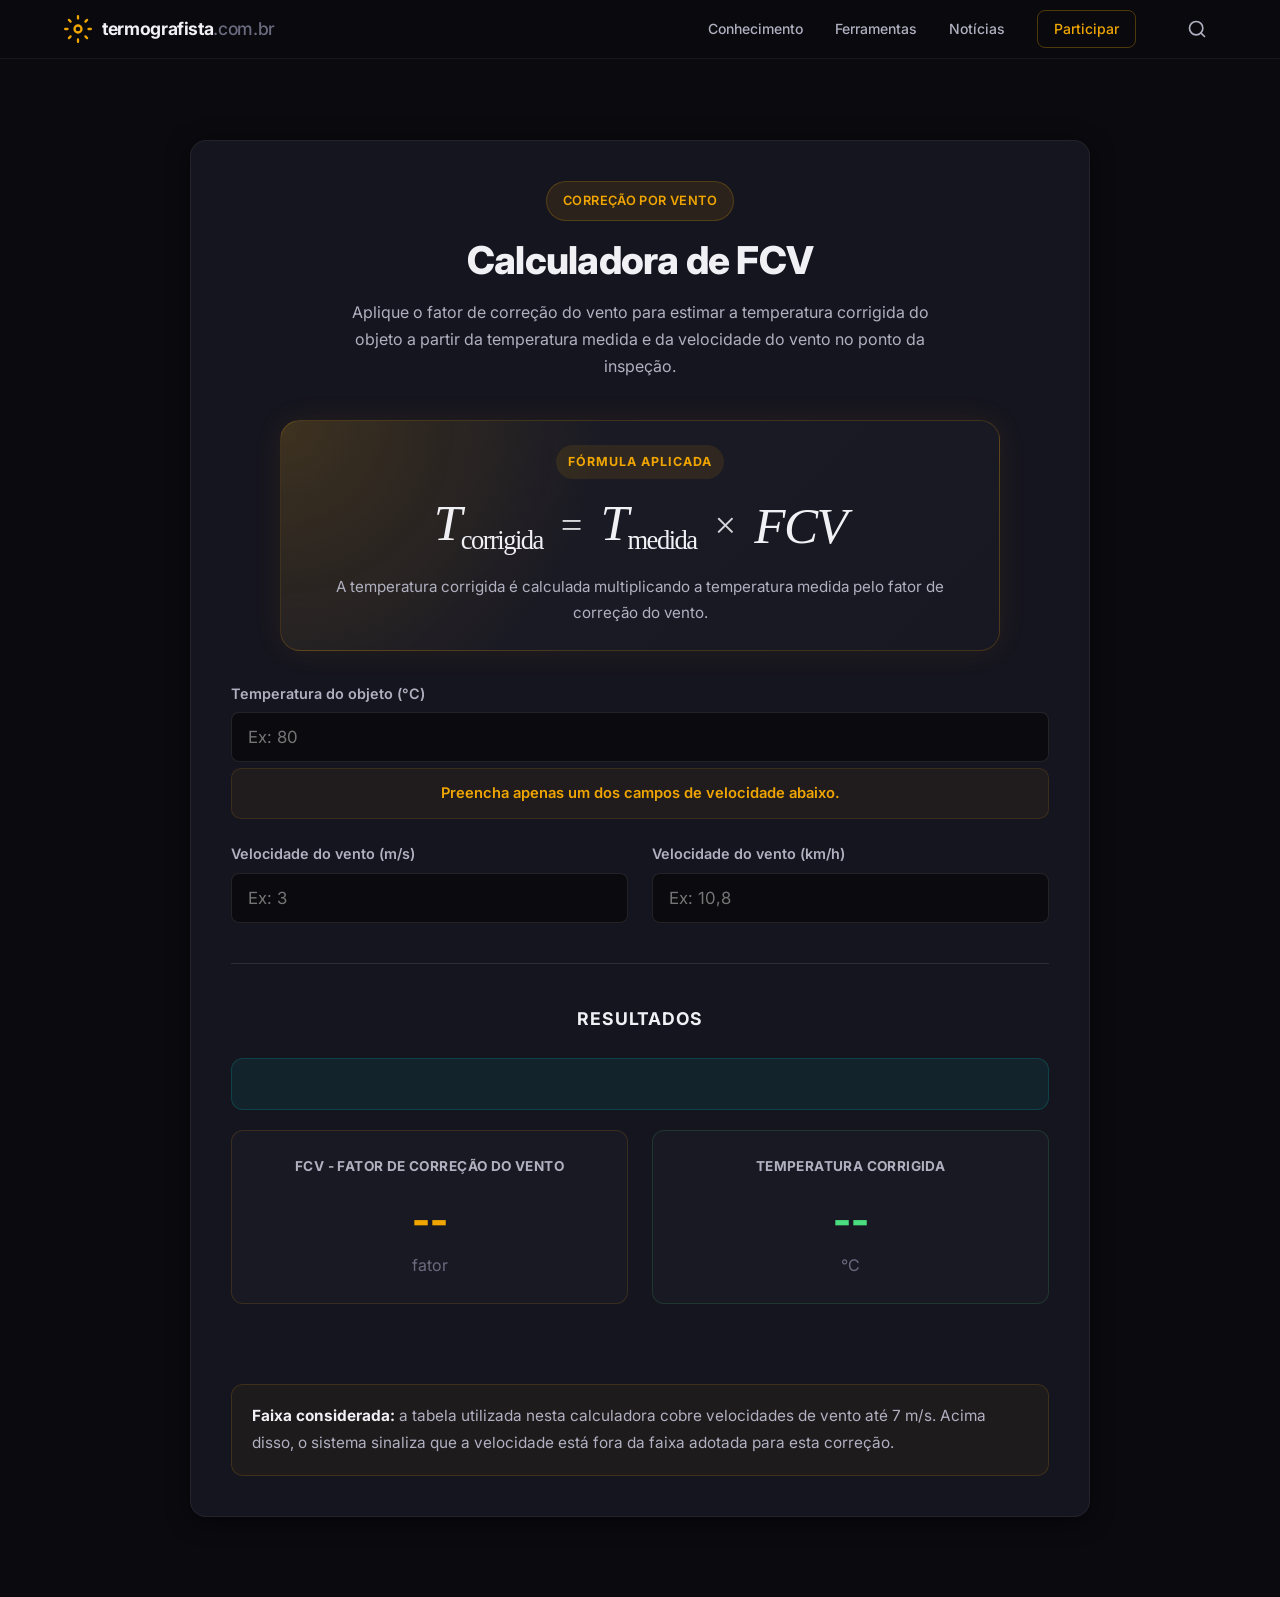
<file: calculadora-fcv.html>
<!DOCTYPE html>
<html lang="pt-BR">

<head>
    <meta charset="UTF-8">
    <meta name="viewport" content="width=device-width, initial-scale=1.0">
    <title>Calculadora de FCV - Fator de Correção do Vento | Termografista.com.br</title>
    <meta name="description" content="Calcule o fator de correção do vento e estime a temperatura corrigida do objeto inspecionado em termografia.">
    <link rel="preconnect" href="https://fonts.googleapis.com">
    <link rel="preconnect" href="https://fonts.gstatic.com" crossorigin>
    <link href="https://fonts.googleapis.com/css2?family=Inter:wght@400;500;600;700;800&display=swap" rel="stylesheet">
    <link rel="stylesheet" href="style.css">
    <style>
        .calc-container {
            max-width: 900px;
            margin: 140px auto 80px;
            padding: 40px;
            background: var(--bg-card);
            border: 1px solid var(--border-subtle);
            border-radius: var(--border-radius);
            box-shadow: var(--shadow-card);
        }

        .calc-header {
            text-align: center;
            margin-bottom: 40px;
        }

        .calc-grid {
            display: grid;
            grid-template-columns: 1fr 1fr;
            gap: 24px;
            min-width: 0;
        }

        .calc-grid-single {
            display: grid;
            grid-template-columns: 1fr;
            gap: 24px;
            min-width: 0;
        }

        .formula-panel {
            margin: 0 auto 32px;
            max-width: 720px;
            padding: 24px 28px;
            border-radius: 20px;
            border: 1px solid rgba(240, 165, 0, 0.18);
            background:
                radial-gradient(circle at top left, rgba(240, 165, 0, 0.16), transparent 42%),
                linear-gradient(135deg, rgba(255, 255, 255, 0.03), rgba(255, 255, 255, 0.015));
            box-shadow: var(--shadow-glow);
            text-align: center;
        }

        .formula-label {
            display: inline-block;
            margin-bottom: 14px;
            padding: 6px 12px;
            border-radius: 999px;
            background: rgba(240, 165, 0, 0.1);
            color: var(--accent-yellow);
            font-size: 0.78rem;
            font-weight: 700;
            letter-spacing: 0.08em;
            text-transform: uppercase;
        }

        .formula-equation {
            display: flex;
            align-items: center;
            justify-content: center;
            gap: 18px;
            flex-wrap: wrap;
            color: var(--text-primary);
        }

        .formula-term {
            font-family: Georgia, "Times New Roman", serif;
            font-size: clamp(2rem, 4vw, 3.25rem);
            font-style: italic;
            line-height: 1;
            letter-spacing: -0.03em;
        }

        .formula-term sub {
            font-size: 0.52em;
            font-style: normal;
            vertical-align: -0.35em;
        }

        .formula-operator {
            font-family: Georgia, "Times New Roman", serif;
            font-size: clamp(1.8rem, 3vw, 2.8rem);
            color: rgba(240, 240, 245, 0.88);
        }

        .formula-caption {
            margin-top: 16px;
            color: var(--text-secondary);
            font-size: 0.95rem;
            line-height: 1.7;
        }

        .input-group {
            display: flex;
            flex-direction: column;
            gap: 8px;
            min-width: 0;
        }

        .input-group label {
            font-size: 0.9rem;
            color: var(--text-secondary);
            font-weight: 600;
            line-height: 1.5;
            overflow-wrap: anywhere;
        }

        .input-group input {
            width: 100%;
            max-width: 100%;
            min-width: 0;
            padding: 14px 16px;
            border-radius: 8px;
            background: var(--bg-primary);
            border: 1px solid var(--border-light);
            color: var(--text-primary);
            font-size: 1.05rem;
            transition: all var(--transition-fast);
            font-family: inherit;
        }

        .input-group input:focus {
            outline: none;
            border-color: var(--accent-yellow);
            box-shadow: 0 0 0 2px rgba(240, 165, 0, 0.2);
        }

        .results-section {
            margin-top: 40px;
            padding-top: 40px;
            border-top: 1px solid var(--border-light);
        }

        .result-cards {
            display: grid;
            grid-template-columns: 1fr 1fr;
            gap: 24px;
            margin-top: 20px;
        }

        .result-card {
            background: rgba(255, 255, 255, 0.02);
            border: 1px solid var(--border-subtle);
            padding: 24px;
            border-radius: 12px;
            text-align: center;
            transition: all var(--transition-fast);
        }

        .result-card h4 {
            font-size: 0.85rem;
            color: var(--text-secondary);
            margin-bottom: 8px;
            text-transform: uppercase;
            letter-spacing: 0.03em;
        }

        .result-value {
            font-size: 2.5rem;
            font-weight: 800;
            color: var(--text-primary);
        }

        .result-unit {
            font-size: 1rem;
            color: var(--text-muted);
            margin-top: -2px;
        }

        .status-message {
            min-height: 28px;
            margin-top: 24px;
            text-align: center;
            font-size: 0.95rem;
            font-weight: 700;
            letter-spacing: 0.02em;
        }

        .status-message.is-warning {
            color: #fbbf24;
        }

        .field-hint {
            margin-top: 6px;
            padding: 12px 16px;
            border-radius: 10px;
            border: 1px solid rgba(240, 165, 0, 0.12);
            background: rgba(240, 165, 0, 0.05);
            color: var(--accent-yellow);
            font-size: 0.92rem;
            font-weight: 600;
            text-align: center;
        }

        .conversion-box {
            min-height: 52px;
            margin-top: 24px;
            padding: 14px 18px;
            border-radius: 12px;
            background: rgba(0, 206, 201, 0.08);
            border: 1px solid rgba(0, 206, 201, 0.18);
            color: #8ff3ef;
            font-size: 0.95rem;
            line-height: 1.6;
            text-align: center;
        }

        .calc-note {
            margin-top: 28px;
            padding: 18px 20px;
            border-radius: 12px;
            border: 1px solid rgba(240, 165, 0, 0.15);
            background: rgba(240, 165, 0, 0.04);
            color: var(--text-secondary);
            font-size: 0.96rem;
            line-height: 1.75;
        }

        .calc-note strong {
            color: var(--text-primary);
        }

        @media (max-width: 768px) {
            .calc-container {
                margin: 100px 16px 40px;
                padding: 24px 16px;
                width: auto;
            }

            .formula-panel {
                padding: 20px 16px;
                margin-bottom: 24px;
            }

            .formula-equation {
                gap: 10px;
            }

            .input-group input {
                padding: 14px;
                font-size: 1rem;
            }

            .calc-grid,
            .calc-grid-single,
            .result-cards {
                grid-template-columns: 1fr;
                gap: 16px;
            }

            .result-value {
                font-size: 2.2rem;
            }
        }
    </style>
</head>

<body>
    <nav class="navbar scrolled" id="navbar" style="background: rgba(10, 10, 15, 0.95); padding: 10px 0; border-bottom: 1px solid var(--border-subtle);">
        <div class="nav-container">
            <a href="index.html" class="nav-logo">
                <span class="logo-icon">
                    <svg width="28" height="28" viewBox="0 0 24 24" fill="none" stroke="currentColor" stroke-width="2"
                        stroke-linecap="round" stroke-linejoin="round">
                        <circle cx="12" cy="12" r="3" />
                        <path d="M12 1v2M12 21v2M4.22 4.22l1.42 1.42M18.36 18.36l1.42 1.42M1 12h2M21 12h2M4.22 19.78l1.42-1.42M18.36 5.64l1.42-1.42" />
                    </svg>
                </span>
                <span class="logo-text">termografista<span class="logo-dot">.com.br</span></span>
            </a>
            <div class="nav-links" id="navLinks">
                <a href="index.html#conhecimento" class="nav-link">Conhecimento</a>
                <a href="index.html#ferramentas" class="nav-link">Ferramentas</a>
                <a href="index.html#noticias" class="nav-link">Notícias</a>
                <a href="index.html#comunidade" class="nav-link nav-link-cta">Participar</a>

                <div class="search-container">
                    <form action="pesquisa.html" method="GET" target="_blank" class="search-form">
                        <input type="text" name="q" class="search-input" placeholder="Pesquisar..." required>
                        <button type="submit" class="search-btn" aria-label="Pesquisar">
                            <svg width="20" height="20" viewBox="0 0 24 24" fill="none" stroke="currentColor" stroke-width="2" stroke-linecap="round" stroke-linejoin="round">
                                <circle cx="11" cy="11" r="8"></circle>
                                <line x1="21" y1="21" x2="16.65" y2="16.65"></line>
                            </svg>
                        </button>
                    </form>
                </div>
            </div>
            <button class="nav-toggle" id="navToggle" aria-label="Menu">
                <span></span><span></span><span></span>
            </button>
        </div>
    </nav>

    <div class="container">
        <div class="calc-container">
            <div class="calc-header">
                <div class="hero-badge" style="margin-bottom: 16px;">CORREÇÃO POR VENTO</div>
                <h1 class="section-title">Calculadora de FCV</h1>
                <p class="section-desc">Aplique o fator de correção do vento para estimar a temperatura corrigida do objeto a partir da temperatura medida e da velocidade do vento no ponto da inspeção.</p>
            </div>

            <div class="formula-panel" aria-label="Fórmula da calculadora de FCV">
                <div class="formula-label">Fórmula aplicada</div>
                <div class="formula-equation">
                    <span class="formula-term">T<sub>corrigida</sub></span>
                    <span class="formula-operator">=</span>
                    <span class="formula-term">T<sub>medida</sub></span>
                    <span class="formula-operator">×</span>
                    <span class="formula-term">FCV</span>
                </div>
                <p class="formula-caption">A temperatura corrigida é calculada multiplicando a temperatura medida pelo fator de correção do vento.</p>
            </div>

            <div class="calc-grid-single">
                <div class="input-group">
                    <label for="temperaturaObjeto">Temperatura do objeto (°C)</label>
                    <input type="text" id="temperaturaObjeto" inputmode="decimal" placeholder="Ex: 80">
                </div>
            </div>

            <div class="field-hint">Preencha apenas um dos campos de velocidade abaixo.</div>

            <div class="calc-grid" style="margin-top: 24px;">
                <div class="input-group">
                    <label for="velocidadeVentoMs">Velocidade do vento (m/s)</label>
                    <input type="text" id="velocidadeVentoMs" inputmode="decimal" placeholder="Ex: 3">
                </div>
                <div class="input-group">
                    <label for="velocidadeVentoKmh">Velocidade do vento (km/h)</label>
                    <input type="text" id="velocidadeVentoKmh" inputmode="decimal" placeholder="Ex: 10,8">
                </div>
            </div>

            <div class="results-section">
                <h3 style="text-align: center; margin-bottom: 24px; font-weight: 700; text-transform: uppercase; letter-spacing: 0.05em; font-size: 1.1rem;">Resultados</h3>

                <div class="conversion-box" id="caixaConversao" aria-live="polite"></div>

                <div class="result-cards">
                    <div class="result-card" style="border-color: rgba(240, 165, 0, 0.15);">
                        <h4>FCV - Fator de Correção do Vento</h4>
                        <div class="result-value" id="valorFcv" style="color: var(--accent-yellow);">--</div>
                        <div class="result-unit">fator</div>
                    </div>
                    <div class="result-card" style="border-color: rgba(74, 222, 128, 0.15);">
                        <h4>Temperatura Corrigida</h4>
                        <div class="result-value" id="temperaturaCorrigida" style="color: #4ade80;">--</div>
                        <div class="result-unit">°C</div>
                    </div>
                </div>

                <div class="status-message" id="statusMensagem" aria-live="polite"></div>

                <div class="calc-note">
                    <strong>Faixa considerada:</strong> a tabela utilizada nesta calculadora cobre velocidades de vento até 7 m/s.
                    Acima disso, o sistema sinaliza que a velocidade está fora da faixa adotada para esta correção.
                </div>
            </div>
        </div>
    </div>

    <script>
        const campoTemperaturaObjeto = document.getElementById('temperaturaObjeto');
        const campoVelocidadeVentoMs = document.getElementById('velocidadeVentoMs');
        const campoVelocidadeVentoKmh = document.getElementById('velocidadeVentoKmh');
        const campoValorFcv = document.getElementById('valorFcv');
        const campoTemperaturaCorrigida = document.getElementById('temperaturaCorrigida');
        const campoStatusMensagem = document.getElementById('statusMensagem');
        const caixaConversao = document.getElementById('caixaConversao');

        function normalizarNumero(valor) {
            return parseFloat(valor.replace(',', '.').trim());
        }

        function formatarNumero(valor) {
            return valor.toLocaleString('pt-BR', {
                minimumFractionDigits: 2,
                maximumFractionDigits: 2
            });
        }

        function limparResultados() {
            campoValorFcv.textContent = '--';
            campoTemperaturaCorrigida.textContent = '--';
            campoStatusMensagem.textContent = '';
            campoStatusMensagem.classList.remove('is-warning');
            caixaConversao.textContent = '';
        }

        function obterFatorCorrecaoVento(velocidadeVento) {
            if (velocidadeVento <= 1) return 1;
            if (velocidadeVento <= 2) return 1.37;
            if (velocidadeVento <= 3) return 1.64;
            if (velocidadeVento <= 4) return 1.86;
            if (velocidadeVento <= 5) return 2.06;
            if (velocidadeVento <= 6) return 2.23;
            if (velocidadeVento <= 7) return 2.39;
            return null;
        }

        function calcularFcv() {
            const temperaturaObjeto = normalizarNumero(campoTemperaturaObjeto.value);
            const textoVelocidadeMs = campoVelocidadeVentoMs.value.trim();
            const textoVelocidadeKmh = campoVelocidadeVentoKmh.value.trim();
            let velocidadeVento;

            if (textoVelocidadeMs !== '' && textoVelocidadeKmh !== '') {
                campoValorFcv.textContent = '--';
                campoTemperaturaCorrigida.textContent = '--';
                campoStatusMensagem.textContent = 'Preencha somente um campo de velocidade.';
                campoStatusMensagem.classList.add('is-warning');
                caixaConversao.textContent = '';
                return;
            }

            if (textoVelocidadeMs !== '') {
                velocidadeVento = normalizarNumero(textoVelocidadeMs);
                if (Number.isFinite(velocidadeVento)) {
                    caixaConversao.textContent = `Velocidade utilizada: ${formatarNumero(velocidadeVento)} m/s`;
                } else {
                    caixaConversao.textContent = '';
                }
            } else if (textoVelocidadeKmh !== '') {
                const velocidadeKmh = normalizarNumero(textoVelocidadeKmh);
                if (Number.isFinite(velocidadeKmh)) {
                    velocidadeVento = velocidadeKmh / 3.6;
                    caixaConversao.textContent = `Conversão automática: ${formatarNumero(velocidadeKmh)} km/h = ${formatarNumero(velocidadeVento)} m/s`;
                } else {
                    caixaConversao.textContent = '';
                }
            } else {
                limparResultados();
                return;
            }

            if (!Number.isFinite(temperaturaObjeto) || !Number.isFinite(velocidadeVento)) {
                limparResultados();
                return;
            }

            if (temperaturaObjeto < 0 || velocidadeVento <= 0) {
                limparResultados();
                return;
            }

            const fatorCorrecaoVento = obterFatorCorrecaoVento(velocidadeVento);

            if (fatorCorrecaoVento === null) {
                campoValorFcv.textContent = '--';
                campoTemperaturaCorrigida.textContent = '--';
                campoStatusMensagem.textContent = 'Velocidade alta: utilize valores até 7 m/s.';
                campoStatusMensagem.classList.add('is-warning');
                return;
            }

            const temperaturaCorrigida = fatorCorrecaoVento * temperaturaObjeto;

            campoValorFcv.textContent = formatarNumero(fatorCorrecaoVento);
            campoTemperaturaCorrigida.textContent = formatarNumero(temperaturaCorrigida);
            campoStatusMensagem.textContent = '';
            campoStatusMensagem.classList.remove('is-warning');
        }

        [campoTemperaturaObjeto, campoVelocidadeVentoMs, campoVelocidadeVentoKmh].forEach((campo) => {
            campo.addEventListener('input', calcularFcv);
        });

        calcularFcv();
    </script>
    <script src="script.js"></script>
</body>

</html>
</file>
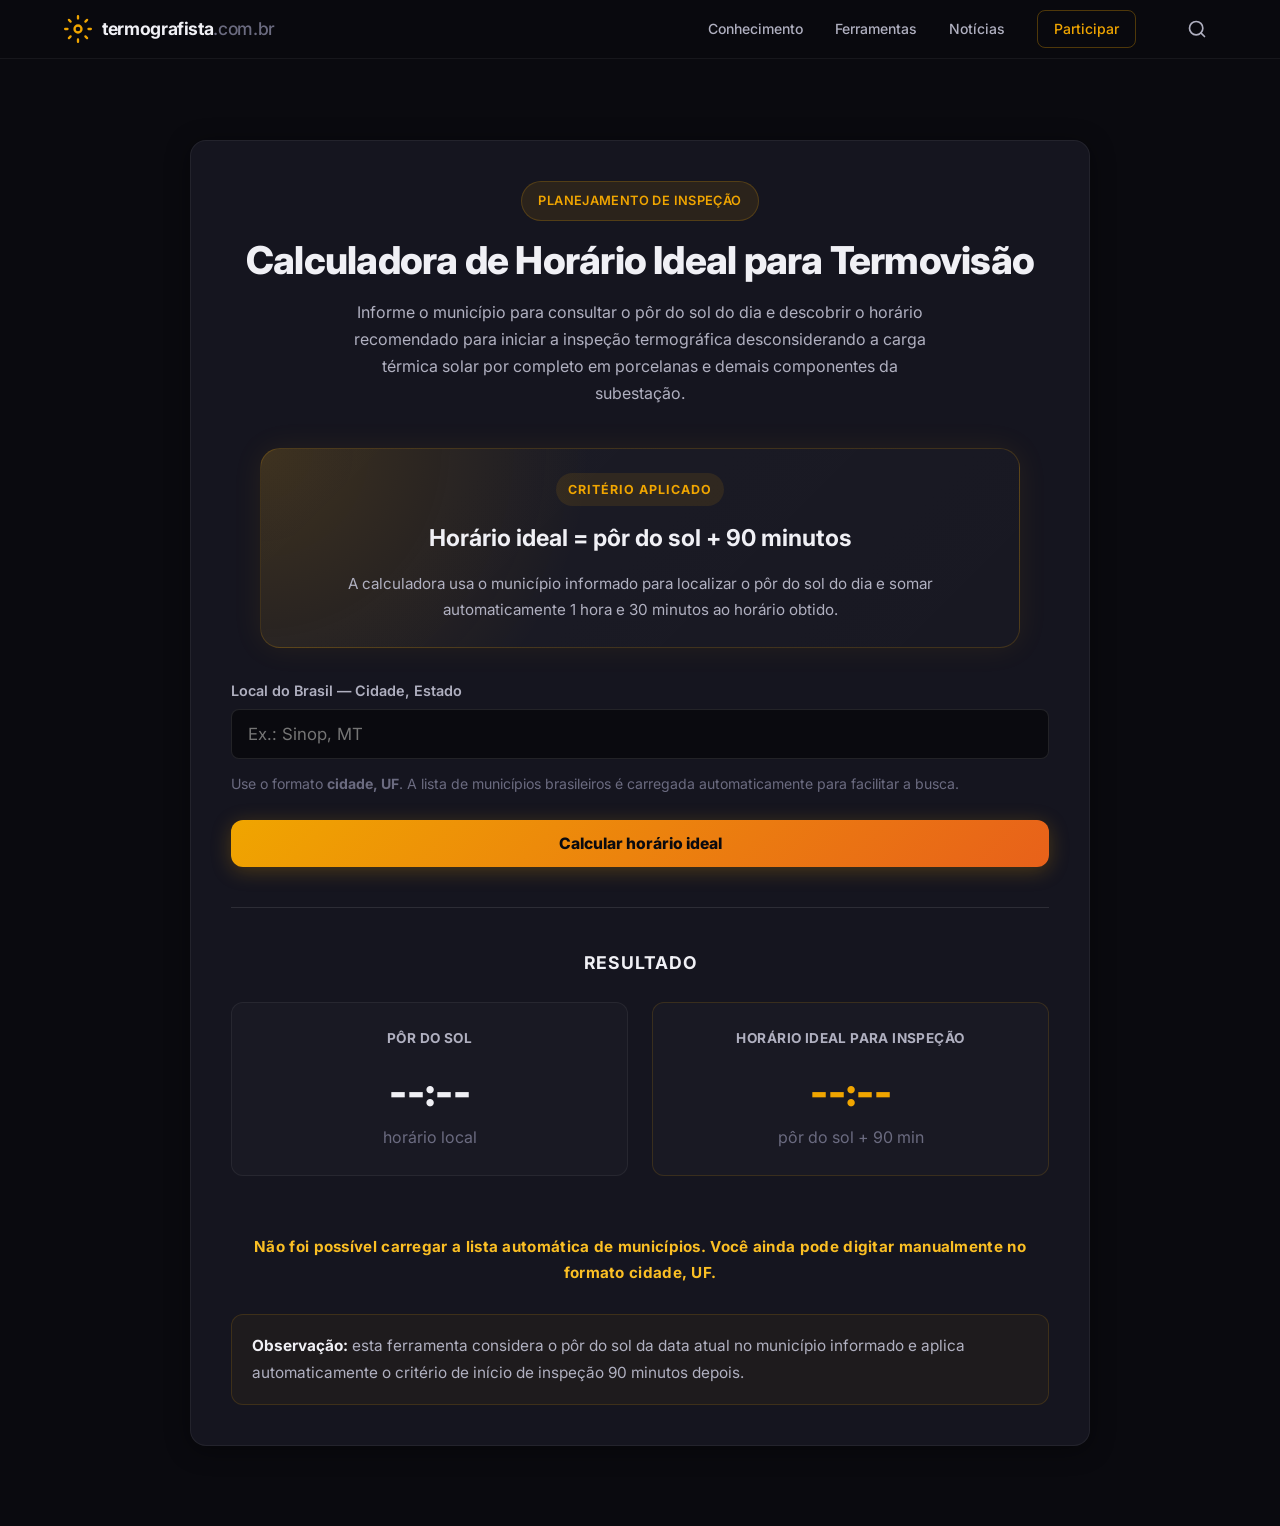
<file: calculadora-horario-ideal.html>
<!DOCTYPE html>
<html lang="pt-BR">

<head>
    <meta charset="UTF-8">
    <meta name="viewport" content="width=device-width, initial-scale=1.0">
    <title>Calculadora de Horário Ideal para Termovisão | Termografista.com.br</title>
    <meta name="description" content="Calcule o horário ideal para iniciar a inspeção termográfica com base no município e no horário do pôr do sol.">
    <link rel="preconnect" href="https://fonts.googleapis.com">
    <link rel="preconnect" href="https://fonts.gstatic.com" crossorigin>
    <link href="https://fonts.googleapis.com/css2?family=Inter:wght@400;500;600;700;800&display=swap" rel="stylesheet">
    <link rel="stylesheet" href="style.css">
    <style>
        .calc-container {
            max-width: 900px;
            margin: 140px auto 80px;
            padding: 40px;
            background: var(--bg-card);
            border: 1px solid var(--border-subtle);
            border-radius: var(--border-radius);
            box-shadow: var(--shadow-card);
        }

        .calc-header {
            text-align: center;
            margin-bottom: 40px;
        }

        .calc-grid-single {
            display: grid;
            grid-template-columns: 1fr;
            gap: 24px;
            min-width: 0;
        }

        .formula-panel {
            margin: 0 auto 32px;
            max-width: 760px;
            padding: 24px 28px;
            border-radius: 20px;
            border: 1px solid rgba(240, 165, 0, 0.18);
            background:
                radial-gradient(circle at top left, rgba(240, 165, 0, 0.16), transparent 42%),
                linear-gradient(135deg, rgba(255, 255, 255, 0.03), rgba(255, 255, 255, 0.015));
            box-shadow: var(--shadow-glow);
            text-align: center;
        }

        .formula-label {
            display: inline-block;
            margin-bottom: 14px;
            padding: 6px 12px;
            border-radius: 999px;
            background: rgba(240, 165, 0, 0.1);
            color: var(--accent-yellow);
            font-size: 0.78rem;
            font-weight: 700;
            letter-spacing: 0.08em;
            text-transform: uppercase;
        }

        .formula-equation {
            color: var(--text-primary);
            font-size: clamp(1.2rem, 2vw, 1.45rem);
            font-weight: 700;
            line-height: 1.6;
        }

        .formula-caption {
            margin-top: 14px;
            color: var(--text-secondary);
            font-size: 0.95rem;
            line-height: 1.7;
        }

        .input-group {
            display: flex;
            flex-direction: column;
            gap: 8px;
            min-width: 0;
        }

        .input-group label {
            font-size: 0.9rem;
            color: var(--text-secondary);
            font-weight: 600;
            line-height: 1.5;
            overflow-wrap: anywhere;
        }

        .input-group input {
            width: 100%;
            max-width: 100%;
            min-width: 0;
            padding: 14px 16px;
            border-radius: 8px;
            background: var(--bg-primary);
            border: 1px solid var(--border-light);
            color: var(--text-primary);
            font-size: 1.05rem;
            transition: all var(--transition-fast);
            font-family: inherit;
        }

        .input-group input:focus {
            outline: none;
            border-color: var(--accent-yellow);
            box-shadow: 0 0 0 2px rgba(240, 165, 0, 0.2);
        }

        .input-hint {
            margin-top: 6px;
            color: var(--text-muted);
            font-size: 0.88rem;
            line-height: 1.6;
        }

        .actions-row {
            display: flex;
            justify-content: center;
            margin-top: 24px;
        }

        .calc-button {
            width: 100%;
            padding: 14px 22px;
            border: 0;
            border-radius: 12px;
            background: linear-gradient(135deg, var(--accent-yellow), var(--accent-orange));
            color: #0a0a0f;
            font-size: 0.98rem;
            font-weight: 800;
            cursor: pointer;
            transition: transform var(--transition-fast), box-shadow var(--transition-fast), opacity var(--transition-fast);
            box-shadow: 0 4px 20px rgba(240, 165, 0, 0.25);
            font-family: inherit;
        }

        .calc-button:hover {
            transform: translateY(-2px);
            box-shadow: 0 6px 30px rgba(240, 165, 0, 0.35);
        }

        .calc-button:disabled {
            cursor: wait;
            opacity: 0.7;
            transform: none;
        }

        .results-section {
            margin-top: 40px;
            padding-top: 40px;
            border-top: 1px solid var(--border-light);
        }

        .result-cards {
            display: grid;
            grid-template-columns: 1fr 1fr;
            gap: 24px;
            margin-top: 20px;
        }

        .result-card {
            background: rgba(255, 255, 255, 0.02);
            border: 1px solid var(--border-subtle);
            padding: 24px;
            border-radius: 12px;
            text-align: center;
            transition: all var(--transition-fast);
        }

        .result-card h4 {
            font-size: 0.85rem;
            color: var(--text-secondary);
            margin-bottom: 8px;
            text-transform: uppercase;
            letter-spacing: 0.03em;
        }

        .result-value {
            font-size: 2.5rem;
            font-weight: 800;
            color: var(--text-primary);
        }

        .result-card-ideal .result-value {
            color: var(--accent-yellow);
        }

        .result-unit {
            font-size: 1rem;
            color: var(--text-muted);
            margin-top: -2px;
        }

        .status-message {
            min-height: 28px;
            margin-top: 24px;
            text-align: center;
            font-size: 0.95rem;
            font-weight: 700;
            letter-spacing: 0.02em;
        }

        .status-message.is-warning {
            color: #fbbf24;
        }

        .status-message.is-error {
            color: #f87171;
        }

        .city-meta {
            min-height: 24px;
            margin-top: 10px;
            color: var(--text-secondary);
            font-size: 0.92rem;
            text-align: center;
        }

        .calc-note {
            margin-top: 28px;
            padding: 18px 20px;
            border-radius: 12px;
            border: 1px solid rgba(240, 165, 0, 0.15);
            background: rgba(240, 165, 0, 0.04);
            color: var(--text-secondary);
            font-size: 0.96rem;
            line-height: 1.75;
        }

        .calc-note strong {
            color: var(--text-primary);
        }

        @media (max-width: 768px) {
            .calc-container {
                margin: 100px 16px 40px;
                padding: 24px 16px;
                width: auto;
            }

            .formula-panel {
                padding: 20px 16px;
                margin-bottom: 24px;
            }

            .result-cards {
                grid-template-columns: 1fr;
                gap: 16px;
            }

            .input-group input {
                padding: 14px;
                font-size: 1rem;
            }

            .result-value {
                font-size: 2.2rem;
            }
        }
    </style>
</head>

<body>
    <nav class="navbar scrolled" id="navbar" style="background: rgba(10, 10, 15, 0.95); padding: 10px 0; border-bottom: 1px solid var(--border-subtle);">
        <div class="nav-container">
            <a href="index.html" class="nav-logo">
                <span class="logo-icon">
                    <svg width="28" height="28" viewBox="0 0 24 24" fill="none" stroke="currentColor" stroke-width="2"
                        stroke-linecap="round" stroke-linejoin="round">
                        <circle cx="12" cy="12" r="3" />
                        <path d="M12 1v2M12 21v2M4.22 4.22l1.42 1.42M18.36 18.36l1.42 1.42M1 12h2M21 12h2M4.22 19.78l1.42-1.42M18.36 5.64l1.42-1.42" />
                    </svg>
                </span>
                <span class="logo-text">termografista<span class="logo-dot">.com.br</span></span>
            </a>
            <div class="nav-links" id="navLinks">
                <a href="index.html#conhecimento" class="nav-link">Conhecimento</a>
                <a href="index.html#ferramentas" class="nav-link">Ferramentas</a>
                <a href="index.html#noticias" class="nav-link">Notícias</a>
                <a href="index.html#comunidade" class="nav-link nav-link-cta">Participar</a>

                <div class="search-container">
                    <form action="pesquisa.html" method="GET" target="_blank" class="search-form">
                        <input type="text" name="q" class="search-input" placeholder="Pesquisar..." required>
                        <button type="submit" class="search-btn" aria-label="Pesquisar">
                            <svg width="20" height="20" viewBox="0 0 24 24" fill="none" stroke="currentColor" stroke-width="2" stroke-linecap="round" stroke-linejoin="round">
                                <circle cx="11" cy="11" r="8"></circle>
                                <line x1="21" y1="21" x2="16.65" y2="16.65"></line>
                            </svg>
                        </button>
                    </form>
                </div>
            </div>
            <button class="nav-toggle" id="navToggle" aria-label="Menu">
                <span></span><span></span><span></span>
            </button>
        </div>
    </nav>

    <div class="container">
        <div class="calc-container">
            <div class="calc-header">
                <div class="hero-badge" style="margin-bottom: 16px;">PLANEJAMENTO DE INSPEÇÃO</div>
                <h1 class="section-title">Calculadora de Horário Ideal para Termovisão</h1>
                <p class="section-desc">Informe o município para consultar o pôr do sol do dia e descobrir o horário recomendado para iniciar a inspeção termográfica desconsiderando a carga térmica solar por completo em porcelanas e demais componentes da subestação.</p>
            </div>

            <div class="formula-panel" aria-label="Critério de cálculo do horário ideal">
                <div class="formula-label">Critério aplicado</div>
                <div class="formula-equation">Horário ideal = pôr do sol + 90 minutos</div>
                <p class="formula-caption">A calculadora usa o município informado para localizar o pôr do sol do dia e somar automaticamente 1 hora e 30 minutos ao horário obtido.</p>
            </div>

            <div class="calc-grid-single">
                <div class="input-group">
                    <label for="cidade">Local do Brasil — Cidade, Estado</label>
                    <input id="cidade" list="listaCidades" placeholder="Ex.: Sinop, MT" autocomplete="off">
                    <datalist id="listaCidades"></datalist>
                    <div class="input-hint">Use o formato <strong>cidade, UF</strong>. A lista de municípios brasileiros é carregada automaticamente para facilitar a busca.</div>
                </div>
            </div>

            <div class="actions-row">
                <button type="button" id="botaoCalcular" class="calc-button">Calcular horário ideal</button>
            </div>

            <div class="results-section">
                <h3 style="text-align: center; margin-bottom: 24px; font-weight: 700; text-transform: uppercase; letter-spacing: 0.05em; font-size: 1.1rem;">Resultado</h3>

                <div class="result-cards">
                    <div class="result-card">
                        <h4>Pôr do sol</h4>
                        <div class="result-value" id="porSol">--:--</div>
                        <div class="result-unit">horário local</div>
                    </div>
                    <div class="result-card result-card-ideal" style="border-color: rgba(240, 165, 0, 0.15);">
                        <h4>Horário ideal para inspeção</h4>
                        <div class="result-value" id="horarioIdeal">--:--</div>
                        <div class="result-unit">pôr do sol + 90 min</div>
                    </div>
                </div>

                <div class="city-meta" id="cidadeConfirmada" aria-live="polite"></div>
                <div class="status-message" id="statusMensagem" aria-live="polite"></div>

                <div class="calc-note">
                    <strong>Observação:</strong> esta ferramenta considera o pôr do sol da data atual no município informado e aplica automaticamente o critério de início de inspeção 90 minutos depois.
                </div>
            </div>
        </div>
    </div>

    <script>
        const campoCidade = document.getElementById('cidade');
        const listaCidades = document.getElementById('listaCidades');
        const botaoCalcular = document.getElementById('botaoCalcular');
        const campoPorSol = document.getElementById('porSol');
        const campoHorarioIdeal = document.getElementById('horarioIdeal');
        const campoStatusMensagem = document.getElementById('statusMensagem');
        const campoCidadeConfirmada = document.getElementById('cidadeConfirmada');
        const CACHE_KEY = 'termografista_cidades_ibge_v1';
        const CACHE_MAX_AGE_MS = 7 * 24 * 60 * 60 * 1000;

        function limparResultado() {
            campoPorSol.textContent = '--:--';
            campoHorarioIdeal.textContent = '--:--';
            campoCidadeConfirmada.textContent = '';
        }

        function limparStatus() {
            campoStatusMensagem.textContent = '';
            campoStatusMensagem.classList.remove('is-warning', 'is-error');
        }

        function definirStatus(mensagem, tipo) {
            campoStatusMensagem.textContent = mensagem;
            campoStatusMensagem.classList.remove('is-warning', 'is-error');
            if (tipo) {
                campoStatusMensagem.classList.add(tipo);
            }
        }

        function normalizarTexto(valor) {
            return valor
                .normalize('NFD')
                .replace(/[\u0300-\u036f]/g, '')
                .toLowerCase()
                .trim();
        }

        function parseLocal(local) {
            const partes = local.split(',').map((item) => item.trim()).filter(Boolean);
            if (!partes.length) {
                return { cidade: '', uf: '' };
            }

            return {
                cidade: partes[0],
                uf: partes[1] ? partes[1].toUpperCase() : ''
            };
        }

        function preencherDatalist(cidades) {
            listaCidades.innerHTML = '';
            const fragmento = document.createDocumentFragment();

            cidades.forEach((cidade) => {
                const option = document.createElement('option');
                option.value = cidade;
                fragmento.appendChild(option);
            });

            listaCidades.appendChild(fragmento);
        }

        async function carregarCidades() {
            try {
                const cacheBruto = localStorage.getItem(CACHE_KEY);
                if (cacheBruto) {
                    const cache = JSON.parse(cacheBruto);
                    if (cache.timestamp && Array.isArray(cache.cidades) && Date.now() - cache.timestamp < CACHE_MAX_AGE_MS) {
                        preencherDatalist(cache.cidades);
                        return;
                    }
                }
            } catch (error) {
                // Ignora erro de cache e tenta carregar da API.
            }

            try {
                const resposta = await fetch('https://servicodados.ibge.gov.br/api/v1/localidades/municipios');
                if (!resposta.ok) {
                    throw new Error('Falha ao carregar municípios.');
                }

                const municipios = await resposta.json();
                const cidades = municipios
                    .map((municipio) => {
                        const uf = municipio.microrregiao?.mesorregiao?.UF?.sigla;
                        if (!municipio.nome || !uf) {
                            return null;
                        }
                        return `${municipio.nome}, ${uf}`;
                    })
                    .filter(Boolean)
                    .sort((cidadeA, cidadeB) => cidadeA.localeCompare(cidadeB, 'pt-BR'));

                preencherDatalist(cidades);

                try {
                    localStorage.setItem(CACHE_KEY, JSON.stringify({
                        timestamp: Date.now(),
                        cidades
                    }));
                } catch (error) {
                    // Segue sem cache caso o navegador bloqueie armazenamento.
                }
            } catch (error) {
                definirStatus('Não foi possível carregar a lista automática de municípios. Você ainda pode digitar manualmente no formato cidade, UF.', 'is-warning');
            }
        }

        async function buscarCoordenadas(localDigitado) {
            const resposta = await fetch(`https://nominatim.openstreetmap.org/search?format=jsonv2&countrycodes=br&limit=5&q=${encodeURIComponent(`${localDigitado}, Brasil`)}`);
            if (!resposta.ok) {
                throw new Error('Falha ao consultar geolocalização.');
            }

            const resultados = await resposta.json();
            if (!Array.isArray(resultados) || !resultados.length) {
                return null;
            }

            const { cidade, uf } = parseLocal(localDigitado);
            const cidadeNormalizada = normalizarTexto(cidade);
            const ufNormalizada = normalizarTexto(uf);

            const resultadoFiltrado = resultados.find((item) => {
                const descricao = normalizarTexto(item.display_name || '');
                const cidadeConfere = cidadeNormalizada ? descricao.includes(cidadeNormalizada) : true;
                const ufConfere = ufNormalizada ? descricao.includes(ufNormalizada) : true;
                return cidadeConfere && ufConfere;
            }) || resultados[0];

            return {
                latitude: Number(resultadoFiltrado.lat),
                longitude: Number(resultadoFiltrado.lon),
                descricao: resultadoFiltrado.display_name || localDigitado
            };
        }

        async function buscarPorDoSol(latitude, longitude) {
            const resposta = await fetch(`https://api.open-meteo.com/v1/forecast?latitude=${latitude}&longitude=${longitude}&daily=sunset&timezone=auto&forecast_days=1`);
            if (!resposta.ok) {
                throw new Error('Falha ao consultar pôr do sol.');
            }

            const dados = await resposta.json();
            const sunset = dados.daily?.sunset?.[0];
            if (!sunset) {
                return null;
            }

            return {
                sunset
            };
        }

        function extrairHorarioIsoLocal(isoLocal) {
            const trechoHorario = isoLocal.split('T')[1] || '';
            const [hora = '00', minuto = '00'] = trechoHorario.split(':');
            return `${hora.padStart(2, '0')}:${minuto.padStart(2, '0')}`;
        }

        function somarMinutosAoHorario(horario, minutosAdicionais) {
            const [horaTexto, minutoTexto] = horario.split(':');
            const totalMinutos = (Number(horaTexto) * 60) + Number(minutoTexto) + minutosAdicionais;
            const minutosNoDia = ((totalMinutos % 1440) + 1440) % 1440;
            const horas = Math.floor(minutosNoDia / 60);
            const minutos = minutosNoDia % 60;
            return `${String(horas).padStart(2, '0')}:${String(minutos).padStart(2, '0')}`;
        }

        async function calcularHorarioIdeal() {
            const local = campoCidade.value.trim();
            limparStatus();
            limparResultado();

            if (!local) {
                definirStatus('Informe a cidade e o estado no formato cidade, UF.', 'is-error');
                return;
            }

            botaoCalcular.disabled = true;
            botaoCalcular.textContent = 'Consultando horário...';

            try {
                const coordenadas = await buscarCoordenadas(local);
                if (!coordenadas) {
                    definirStatus('Local não encontrado. Use o formato cidade, UF.', 'is-error');
                    return;
                }

                const porDoSol = await buscarPorDoSol(coordenadas.latitude, coordenadas.longitude);
                if (!porDoSol) {
                    definirStatus('Não foi possível consultar o horário do pôr do sol para o município informado.', 'is-error');
                    return;
                }

                const horarioPorSol = extrairHorarioIsoLocal(porDoSol.sunset);
                const horarioIdeal = somarMinutosAoHorario(horarioPorSol, 90);

                campoPorSol.textContent = horarioPorSol;
                campoHorarioIdeal.textContent = horarioIdeal;
                campoCidadeConfirmada.textContent = `Município localizado: ${coordenadas.descricao}`;
            } catch (error) {
                definirStatus('Erro na consulta. Verifique sua conexão e tente novamente.', 'is-error');
            } finally {
                botaoCalcular.disabled = false;
                botaoCalcular.textContent = 'Calcular horário ideal';
            }
        }

        botaoCalcular.addEventListener('click', calcularHorarioIdeal);
        campoCidade.addEventListener('keydown', (event) => {
            if (event.key === 'Enter') {
                event.preventDefault();
                calcularHorarioIdeal();
            }
        });

        carregarCidades();
    </script>
    <script src="script.js"></script>
</body>

</html>
</file>
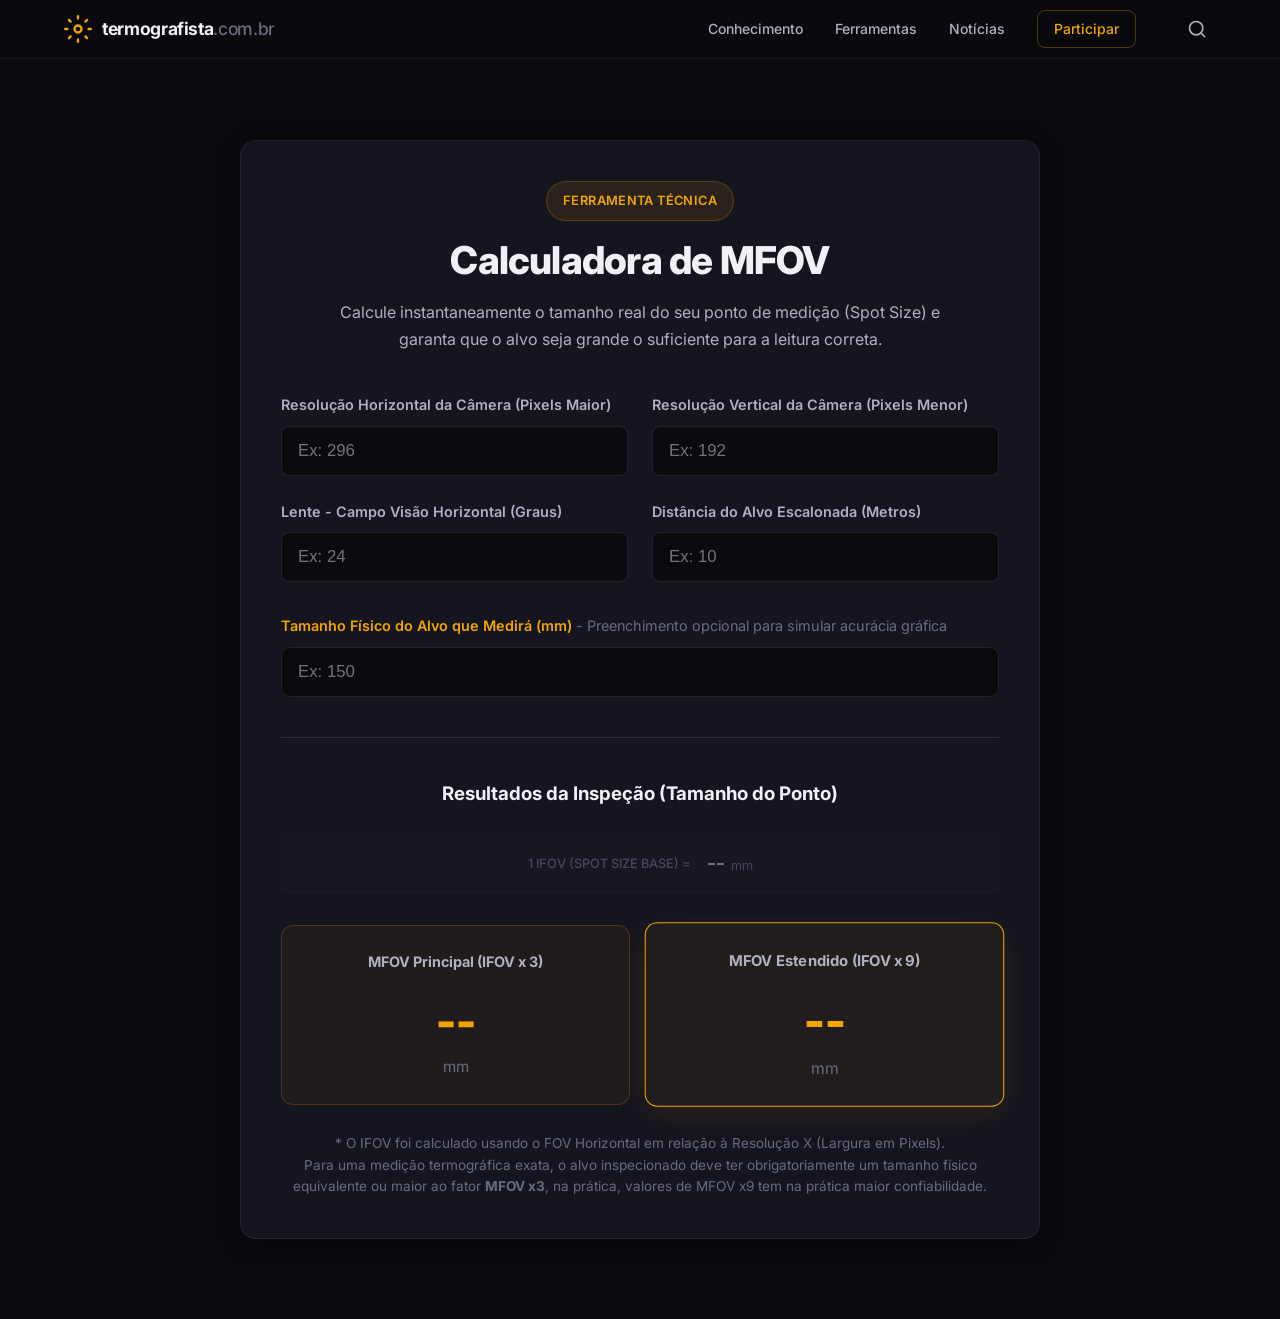
<file: calculadora-ifov.html>
<!DOCTYPE html>
<html lang="pt-BR">

<head>
    <meta charset="UTF-8">
    <meta name="viewport" content="width=device-width, initial-scale=1.0">
    <title>Calculadora de MFOV | Termografista.com.br</title>
    <link rel="preconnect" href="https://fonts.googleapis.com">
    <link rel="preconnect" href="https://fonts.gstatic.com" crossorigin>
    <link href="https://fonts.googleapis.com/css2?family=Inter:wght@400;500;600;700;800&display=swap" rel="stylesheet">
    <link rel="stylesheet" href="style.css">
    <style>
        .calc-container {
            max-width: 800px;
            margin: 140px auto 80px;
            padding: 40px;
            background: var(--bg-card);
            border: 1px solid var(--border-subtle);
            border-radius: var(--border-radius);
            box-shadow: var(--shadow-card);
        }
        .calc-header {
            text-align: center;
            margin-bottom: 40px;
        }
        .calc-grid {
            display: grid;
            grid-template-columns: 1fr 1fr;
            gap: 24px;
        }
        .input-group {
            display: flex;
            flex-direction: column;
            gap: 8px;
        }
        .input-group label {
            font-size: 0.9rem;
            color: var(--text-secondary);
            font-weight: 600;
        }
        .input-group input {
            padding: 14px 16px;
            border-radius: 8px;
            background: var(--bg-primary);
            border: 1px solid var(--border-light);
            color: var(--text-primary);
            font-size: 1.05rem;
            transition: all var(--transition-fast);
        }
        .input-group input:focus {
            outline: none;
            border-color: var(--accent-yellow);
            box-shadow: 0 0 0 2px rgba(240, 165, 0, 0.2);
        }
        .results-section {
            margin-top: 40px;
            padding-top: 40px;
            border-top: 1px solid var(--border-light);
        }
        .result-cards {
            display: grid;
            grid-template-columns: 1fr 1fr;
            gap: 20px;
            margin-top: 20px;
        }
        .result-card {
            background: rgba(240, 165, 0, 0.05);
            border: 1px solid rgba(240, 165, 0, 0.2);
            padding: 24px;
            border-radius: 12px;
            text-align: center;
            cursor: pointer;
            transition: all var(--transition-fast);
        }
        .result-card:hover {
            border-color: rgba(240, 165, 0, 0.4);
        }
        .result-card.active-card {
            transform: scale(1.03);
            border-color: var(--accent-yellow) !important;
            box-shadow: 0 8px 30px rgba(240, 165, 0, 0.1);
        }
        .result-card h4 {
            font-size: 0.9rem;
            color: var(--text-secondary);
            margin-bottom: 8px;
        }
        .result-value {
            font-size: 2.5rem;
            font-weight: 800;
            color: var(--accent-yellow);
        }
        .result-unit {
            font-size: 0.95rem;
            color: var(--text-muted);
            margin-top: -5px;
        }
        .vis-row {
            display: flex;
            align-items: center;
            justify-content: center;
            padding: 20px 0;
            overflow-x: auto;
            min-width: 100%;
        }
        .vis-camera {
            z-index: 2;
            margin-right: -20px;
            background: var(--bg-card);
            padding: 10px;
            border-radius: 8px;
        }
        .vis-camera svg {
            width: 60px;
            height: 60px;
        }
        #vis-cone {
            height: 140px;
            width: 320px;
            background: linear-gradient(90deg, rgba(240,165,0,0.8) 0%, rgba(240,165,0,0.3) 100%);
            clip-path: polygon(0 42%, 100% 0, 100% 100%, 0 58%);
            z-index: 1;
            transition: all 0.5s;
        }
        .vis-target-wrapper {
            width: 140px;
            height: 140px;
            border: 4px solid rgba(255,255,255,0.4);
            background: linear-gradient(135deg, rgba(240,165,0,0.2), rgba(240,165,0,0.05));
            display: flex;
            align-items: center;
            justify-content: center;
            position: relative;
            z-index: 2;
            margin-left: -5px;
        }
        #vis-icon {
            margin-left: 40px;
            display: flex;
            align-items: center;
            justify-content: center;
        }
        #vis-icon svg {
            width: 56px !important;
            height: 56px !important;
        }

        @media (max-width: 768px) {
            .calc-container {
                margin: 100px 16px 40px;
                padding: 24px 16px;
                width: auto;
            }
            .calc-grid, .result-cards {
                grid-template-columns: 1fr;
            }
            .result-value {
                font-size: 2.2rem !important;
            }
            .ifov-top-bar {
                flex-direction: column !important;
                gap: 12px !important;
                padding: 16px !important;
                text-align: center;
            }
            #vis-card {
                padding: 16px 12px !important;
            }
            .vis-row {
                justify-content: flex-start;
                padding: 10px 0;
            }
            .vis-camera {
                margin-right: -10px;
                padding: 6px;
            }
            .vis-camera svg {
                width: 40px !important;
                height: 40px !important;
            }
            #vis-cone {
                width: 160px;
                height: 80px;
            }
            .vis-target-wrapper {
                width: 80px;
                height: 80px;
                border-width: 2px;
            }
            #vis-icon {
                margin-left: 15px;
            }
            #vis-icon svg {
                width: 40px !important;
                height: 40px !important;
            }
        }
    </style>
</head>

<body>
    <!-- ============ NAVBAR ============ -->
    <nav class="navbar scrolled" id="navbar" style="background: rgba(10, 10, 15, 0.95); padding: 10px 0; border-bottom: 1px solid var(--border-subtle);">
        <div class="nav-container">
            <a href="index.html" class="nav-logo">
                <span class="logo-icon">
                    <svg width="28" height="28" viewBox="0 0 24 24" fill="none" stroke="currentColor" stroke-width="2"
                        stroke-linecap="round" stroke-linejoin="round">
                        <circle cx="12" cy="12" r="3" />
                        <path d="M12 1v2M12 21v2M4.22 4.22l1.42 1.42M18.36 18.36l1.42 1.42M1 12h2M21 12h2M4.22 19.78l1.42-1.42M18.36 5.64l1.42-1.42" />
                    </svg>
                </span>
                <span class="logo-text">termografista<span class="logo-dot">.com.br</span></span>
            </a>
            <div class="nav-links" id="navLinks">
                <a href="index.html#conhecimento" class="nav-link">Conhecimento</a>
                <a href="index.html#ferramentas" class="nav-link">Ferramentas</a>
                <a href="index.html#noticias" class="nav-link">Notícias</a>
                <a href="index.html#comunidade" class="nav-link nav-link-cta">Participar</a>

                <!-- Barra de Pesquisa Expansível -->
                <div class="search-container">
                    <form action="pesquisa.html" method="GET" target="_blank" class="search-form">
                        <input type="text" name="q" class="search-input" placeholder="Pesquisar..." required>
                        <button type="submit" class="search-btn" aria-label="Pesquisar">
                            <svg width="20" height="20" viewBox="0 0 24 24" fill="none" stroke="currentColor" stroke-width="2" stroke-linecap="round" stroke-linejoin="round">
                                <circle cx="11" cy="11" r="8"></circle>
                                <line x1="21" y1="21" x2="16.65" y2="16.65"></line>
                            </svg>
                        </button>
                     </form>
                </div>
            </div>
            <button class="nav-toggle" id="navToggle" aria-label="Menu">
                <span></span><span></span><span></span>
            </button>
        </div>
    </nav>

    <!-- ============ CALCULATOR SECTION ============ -->
    <div class="container">
        <div class="calc-container">
            <div class="calc-header">
                <div class="hero-badge" style="margin-bottom: 16px;">FERRAMENTA TÉCNICA</div>
                <h1 class="section-title">Calculadora de MFOV</h1>
                <p class="section-desc">Calcule instantaneamente o tamanho real do seu ponto de medição (Spot Size) e garanta que o alvo seja grande o suficiente para a leitura correta.</p>
            </div>

            <div class="calc-grid">
                <div class="input-group">
                    <label for="resolucaoX">Resolução Horizontal da Câmera (Pixels Maior)</label>
                    <input type="number" id="resolucaoX" placeholder="Ex: 296">
                </div>
                <div class="input-group">
                    <label for="resolucaoY">Resolução Vertical da Câmera (Pixels Menor)</label>
                    <input type="number" id="resolucaoY" placeholder="Ex: 192">
                </div>
                <div class="input-group">
                    <label for="campoVisao">Lente - Campo Visão Horizontal (Graus)</label>
                    <input type="number" id="campoVisao" step="0.1" placeholder="Ex: 24">
                </div>
                <div class="input-group">
                    <label for="distancia">Distância do Alvo Escalonada (Metros)</label>
                    <input type="number" id="distancia" step="0.1" placeholder="Ex: 10">
                </div>
                <div class="input-group" style="grid-column: 1 / -1; margin-top: 8px;">
                    <label for="tamanhoAlvo" style="color: var(--accent-yellow);">Tamanho Físico do Alvo que Medirá (mm) <span style="font-weight: 400; color:var(--text-muted);">- Preenchimento opcional para simular acurácia gráfica</span></label>
                    <input type="number" id="tamanhoAlvo" placeholder="Ex: 150">
                </div>
            </div>

            <div class="results-section">
                <h3 style="text-align: center; margin-bottom: 24px;">Resultados da Inspeção (Tamanho do Ponto)</h3>
                
                <div class="ifov-top-bar" style="background: rgba(255, 255, 255, 0.02); border: 1px dashed var(--border-subtle); opacity: 0.6; border-radius: 8px; padding: 12px 24px; display: flex; justify-content: center; gap: 16px; align-items: center; margin-bottom: 32px;">
                    <h4 style="font-size: 0.8rem; color: var(--text-muted); text-transform: uppercase; margin: 0; font-weight: 500;">1 IFOV (Spot Size Base) =</h4>
                    <div style="display: flex; align-items: baseline; gap: 6px;">
                        <span class="result-value" id="ifovResult" style="color: var(--text-secondary); font-size: 1.25rem; font-weight: 600;">--</span>
                        <span class="result-unit" style="font-size: 0.8rem; color: var(--text-muted);">mm</span>
                    </div>
                </div>

                <div class="result-cards">
                    <div class="result-card" id="card-mfov3" onclick="selecionarMFOV(3)">
                        <h4>MFOV Principal (IFOV x 3)</h4>
                        <div class="result-value" id="mfov3Result" style="font-size: 2.8rem;">--</div>
                        <div class="result-unit">mm</div>
                    </div>
                    <div class="result-card active-card" id="card-mfov9" onclick="selecionarMFOV(9)">
                        <h4>MFOV Estendido (IFOV x 9)</h4>
                        <div class="result-value" id="mfov9Result" style="font-size: 2.8rem;">--</div>
                        <div class="result-unit">mm</div>
                    </div>
                </div>
                <p style="text-align: center; margin-top:28px; font-size: 0.85rem; color: var(--text-muted); line-height: 1.6;">
                    * O IFOV foi calculado usando o FOV Horizontal em relação à Resolução X (Largura em Pixels). <br/>
                    Para uma medição termográfica exata, o alvo inspecionado deve ter obrigatoriamente um tamanho físico equivalente ou maior ao fator <strong>MFOV x3</strong>, na prática, valores de MFOV x9 tem na prática maior confiabilidade.
                </p>

                <!-- VISUALIZADOR -->
                <div id="vis-container" style="display: none; margin-top: 40px; border-top: 1px solid var(--border-light); padding-top: 40px;">
                    
                    <div id="vis-card" style="background: rgba(10,10,15,0.6); border: 2px solid var(--border-subtle); border-radius: 12px; padding: 24px; display: flex; flex-direction: column; gap: 20px;">
                        
                        <div id="vis-header" style="background: rgba(40,167,69,0.1); border-radius: 6px; padding: 16px 20px; color: #fff; display: flex; flex-direction: column;">
                            <h4 id="vis-title" style="margin:0; font-size: 1.2rem; font-weight: 800; color: #4ade80; text-transform: uppercase;">IDEAL</h4>
                            <span id="vis-subtitle" style="font-size: 0.95rem; font-weight: 400; color: #fff; margin-top: 4px;">Medição plenamente confiável.</span>
                        </div>

                        <div class="vis-row">
                            
                            <!-- Camera Icon -->
                            <div class="vis-camera">
                                <svg viewBox="0 0 24 24" fill="none" stroke="var(--text-secondary)" stroke-width="2" stroke-linecap="round" stroke-linejoin="round">
                                    <path d="M23 19a2 2 0 0 1-2 2H3a2 2 0 0 1-2-2V8a2 2 0 0 1 2-2h4l2-3h6l2 3h4a2 2 0 0 1 2 2z"></path>
                                    <circle cx="12" cy="13" r="4"></circle>
                                </svg>
                            </div>

                            <!-- Light Cone -->
                            <div id="vis-cone"></div>

                            <!-- Target Area (MFOV bounds) -->
                            <div class="vis-target-wrapper">
                                <!-- User Target Size -->
                                <div id="vis-alvo" style="background: var(--bg-card); border: 2px dashed var(--text-secondary); display: flex; align-items: center; justify-content: center; color: var(--text-primary); font-weight: 800; transition: all 0.5s; box-shadow: 0 4px 12px rgba(0,0,0,0.5);">
                                    ALVO
                                </div>
                            </div>
                            
                            <!-- Status Icon -->
                            <div id="vis-icon"></div>
                        </div>
                    </div>
                </div>
            </div>
        </div>
    </div>

    <script>
        let modoMFOV = 9; // Inicia comparando com o MFOV Estendido x9

        function selecionarMFOV(modo) {
            modoMFOV = modo;
            
            // Troca a classe active-card visualmente
            document.getElementById('card-mfov3').classList.remove('active-card');
            document.getElementById('card-mfov9').classList.remove('active-card');
            
            if (modo === 3) {
                document.getElementById('card-mfov3').classList.add('active-card');
            } else {
                document.getElementById('card-mfov9').classList.add('active-card');
            }
            
            // Recalcula o simulador visual imediatamente
            calcular();
        }

        function calcular() {
            const resX = parseFloat(document.getElementById('resolucaoX').value);
            const fov = parseFloat(document.getElementById('campoVisao').value);
            const dist = parseFloat(document.getElementById('distancia').value);

            // Validar dados básicos
            if (!resX || !fov || !dist) {
                document.getElementById('ifovResult').innerText = '--';
                document.getElementById('mfov3Result').innerText = '--';
                document.getElementById('mfov9Result').innerText = '--';
                return;
            }

            // Fórmula Analítica: IFOV mrad = (FOV(º) / Resolução_Horizontal_Px) * (PI/180) * 1000
            const mrad = (fov / resX) * 17.45329;
            
            const spotSizeMm = mrad * dist;

            // Formatação dos resultados
            document.getElementById('ifovResult').innerText = spotSizeMm.toFixed(2);
            document.getElementById('mfov3Result').innerText = (spotSizeMm * 3).toFixed(2);
            document.getElementById('mfov9Result').innerText = (spotSizeMm * 9).toFixed(2);

            // ---> Lógica do Simulador Visual Dinâmico <---
            const alvoInput = document.getElementById('tamanhoAlvo').value;
            const visContainer = document.getElementById('vis-container');

            if (alvoInput && parseFloat(alvoInput) > 0) {
                const alvo = parseFloat(alvoInput);
                const mfovCalculado = spotSizeMm * modoMFOV; // Usa modo dinâmico (3 ou 9)
                
                visContainer.style.display = 'block';
                
                const visHeader = document.getElementById('vis-header');
                const visTitle = document.getElementById('vis-title');
                const visSubtitle = document.getElementById('vis-subtitle');
                const visCone = document.getElementById('vis-cone');
                const visAlvo = document.getElementById('vis-alvo');
                const visIcon = document.getElementById('vis-icon');
                
                let visualRatio = alvo / mfovCalculado;
                
                if (visualRatio >= 1) {
                    // IDEAL - Verde
                    visHeader.style.backgroundColor = 'rgba(74, 222, 128, 0.15)';
                    visTitle.innerText = 'IDEAL';
                    visTitle.style.color = '#4ade80';
                    visSubtitle.innerHTML = `O alvo é maior ou equivalente ao <strong>MFOV x${modoMFOV}</strong>. Medição plenamente confiável.`;
                    visSubtitle.style.color = '#fff';
                    visCone.style.background = 'linear-gradient(90deg, rgba(240,165,0,0.8) 0%, rgba(240,165,0,0.4) 100%)';
                    
                    visAlvo.style.width = '100%';
                    visAlvo.style.height = '100%';
                    visAlvo.style.backgroundColor = 'rgba(74, 222, 128, 0.2)';
                    visAlvo.style.color = '#fff';
                    visAlvo.style.border = '3px solid #4ade80';

                    visIcon.innerHTML = `<svg width="56" height="56" viewBox="0 0 24 24" fill="#166534" stroke="#4ade80" stroke-width="2"><circle cx="12" cy="12" r="10"></circle><path d="M9 12l2 2 4-4"></path></svg>`;
                } else {
                    // NOT IDEAL - Vermelho
                    visHeader.style.backgroundColor = 'rgba(248, 113, 113, 0.15)';
                    visTitle.innerText = 'Leitura sem confiabilidade,';
                    visTitle.style.color = '#f87171';
                    visSubtitle.innerHTML = `O alvo não cobre os ${modoMFOV} pixels (MFOV x${modoMFOV}). Altere a lente ou distância.`;
                    visSubtitle.style.color = '#fff';
                    visCone.style.background = 'linear-gradient(90deg, rgba(240,165,0,0.8) 0%, rgba(240,165,0,0.05) 100%)';
                    
                    // Minimo 25% pra ver o texto "ALVO"
                    const percent = Math.max(30, visualRatio * 100);
                    visAlvo.style.width = `${percent}%`;
                    visAlvo.style.height = `${percent}%`;
                    visAlvo.style.backgroundColor = 'var(--bg-card)';
                    visAlvo.style.color = 'var(--text-primary)';
                    visAlvo.style.border = '2px dashed #f87171';
                    
                    visIcon.innerHTML = `<svg width="56" height="56" viewBox="0 0 24 24" fill="#7f1d1d" stroke="#f87171" stroke-width="2"><circle cx="12" cy="12" r="10"></circle><path d="M15 9l-6 6"></path><path d="M9 9l6 6"></path></svg>`;
                }
            } else {
                visContainer.style.display = 'none';
            }
        }

        ['resolucaoX', 'resolucaoY', 'campoVisao', 'distancia', 'tamanhoAlvo'].forEach(id => {
            document.getElementById(id).addEventListener('input', calcular);
        });

        // Inicializar com o cálculo padrão da primeira renderização
        calcular();
    </script>
    <script src="script.js"></script>
</body>
</html>
</file>
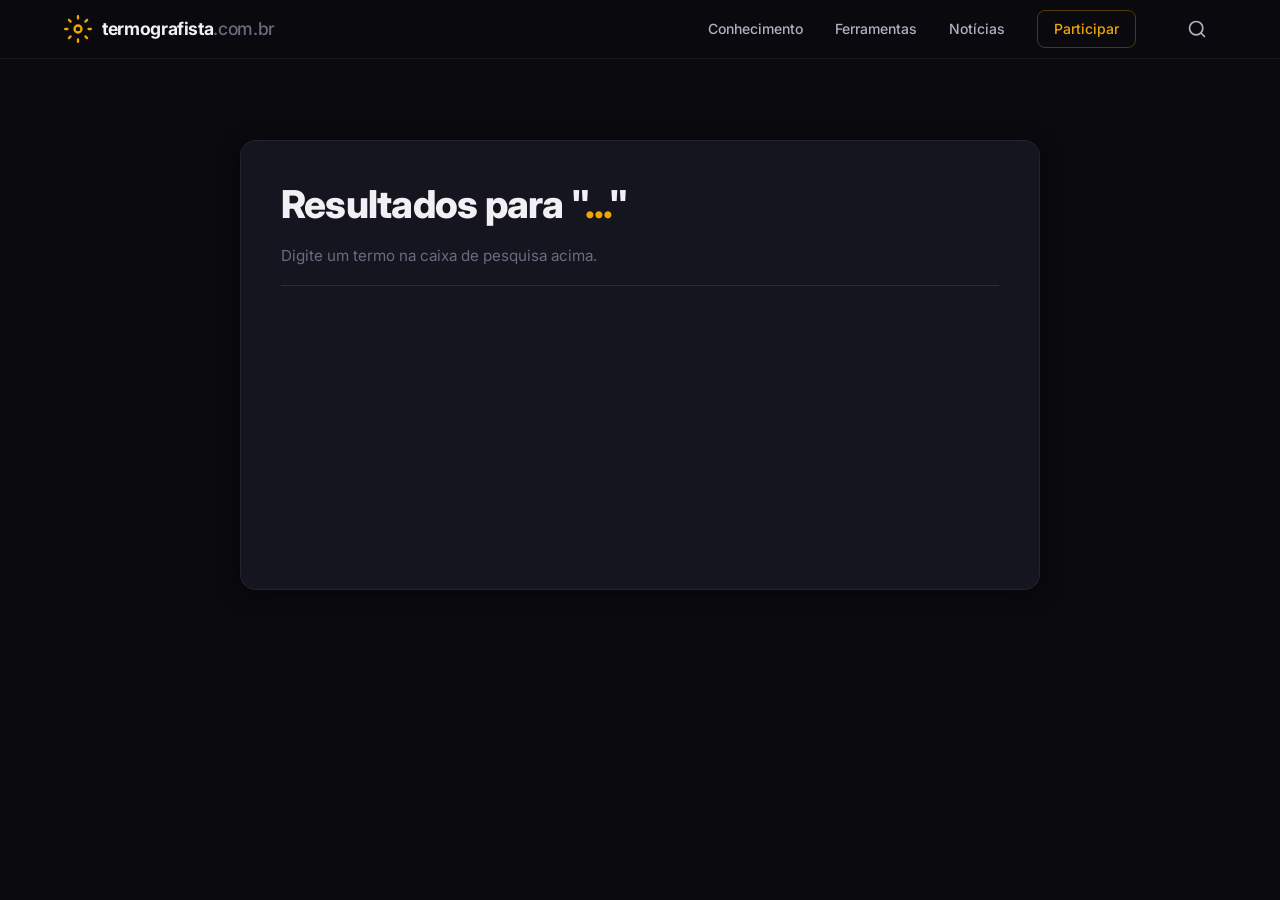
<file: pesquisa.html>
<!DOCTYPE html>
<html lang="pt-BR">

<head>
    <meta charset="UTF-8">
    <meta name="viewport" content="width=device-width, initial-scale=1.0">
    <title>Resultados da Pesquisa | Termografista.com.br</title>
    <link rel="preconnect" href="https://fonts.googleapis.com">
    <link rel="preconnect" href="https://fonts.gstatic.com" crossorigin>
    <link href="https://fonts.googleapis.com/css2?family=Inter:wght@400;500;600;700;800&display=swap" rel="stylesheet">
    <link rel="stylesheet" href="style.css">
    <style>
        .search-page {
            max-width: 800px;
            margin: 140px auto 80px;
            padding: 40px;
            background: var(--bg-card);
            border: 1px solid var(--border-subtle);
            border-radius: var(--border-radius);
            box-shadow: var(--shadow-card);
            min-height: 50vh;
        }

        .search-term-display {
            color: var(--accent-yellow);
        }

        .results-count {
            color: var(--text-muted);
            margin-bottom: 32px;
            font-size: 0.95rem;
            border-bottom: 1px solid var(--border-light);
            padding-bottom: 16px;
        }

        .result-item {
            padding: 24px 0;
            border-bottom: 1px solid var(--border-light);
            transition: transform 0.2s ease;
        }

        .result-item:last-child {
            border-bottom: none;
        }

        .result-item:hover {
            transform: translateX(5px);
        }

        .result-item-title {
            font-size: 1.25rem;
            font-weight: 700;
            color: var(--text-primary);
            text-decoration: none;
            display: inline-block;
            margin-bottom: 8px;
            transition: color 0.2s;
        }

        .result-item-title:hover {
            color: var(--accent-yellow);
        }

        .result-item-url {
            font-size: 0.8rem;
            color: #4ade80;
            margin-bottom: 8px;
            display: block;
        }

        .result-item-desc {
            font-size: 0.95rem;
            color: var(--text-secondary);
            line-height: 1.6;
        }

        .no-results {
            text-align: center;
            padding: 40px 0;
            color: var(--text-muted);
        }

        @media (max-width: 768px) {
            .search-page {
                margin: 100px 16px 40px;
                padding: 24px 16px;
                width: auto;
            }
            .result-item-title {
                font-size: 1.15rem;
            }
        }
    </style>
</head>

<body>
    <!-- ============ NAVBAR ============ -->
    <nav class="navbar scrolled" id="navbar" style="background: rgba(10, 10, 15, 0.95); padding: 10px 0; border-bottom: 1px solid var(--border-subtle);">
        <div class="nav-container">
            <a href="index.html" class="nav-logo">
                <span class="logo-icon">
                    <svg width="28" height="28" viewBox="0 0 24 24" fill="none" stroke="currentColor" stroke-width="2" stroke-linecap="round" stroke-linejoin="round">
                        <circle cx="12" cy="12" r="3" />
                        <path d="M12 1v2M12 21v2M4.22 4.22l1.42 1.42M18.36 18.36l1.42 1.42M1 12h2M21 12h2M4.22 19.78l1.42-1.42M18.36 5.64l1.42-1.42" />
                    </svg>
                </span>
                <span class="logo-text">termografista<span class="logo-dot">.com.br</span></span>
            </a>
            <div class="nav-links" id="navLinks">
                <a href="index.html#conhecimento" class="nav-link">Conhecimento</a>
                <a href="index.html#ferramentas" class="nav-link">Ferramentas</a>
                <a href="index.html#noticias" class="nav-link">Notícias</a>
                <a href="index.html#comunidade" class="nav-link nav-link-cta">Participar</a>

                <!-- Barra de Pesquisa Expansível -->
                <div class="search-container">
                    <form action="pesquisa.html" method="GET" target="_self" class="search-form">
                        <input type="text" name="q" class="search-input" placeholder="Pesquisar..." required>
                        <button type="submit" class="search-btn" aria-label="Pesquisar">
                            <svg width="20" height="20" viewBox="0 0 24 24" fill="none" stroke="currentColor" stroke-width="2" stroke-linecap="round" stroke-linejoin="round">
                                <circle cx="11" cy="11" r="8"></circle>
                                <line x1="21" y1="21" x2="16.65" y2="16.65"></line>
                            </svg>
                        </button>
                    </form>
                </div>
            </div>
            <button class="nav-toggle" id="navToggle" aria-label="Menu">
                <span></span><span></span><span></span>
            </button>
        </div>
    </nav>

    <!-- ============ SEARCH RESULTS SECTION ============ -->
    <div class="container">
        <div class="search-page">
            <h1 class="section-title">Resultados para "<span class="search-term-display" id="searchTermDisplay"></span>"</h1>
            <div class="results-count" id="resultsCount">Pesquisando em toda a base de conhecimento...</div>
            
            <div id="resultsContainer">
                <!-- Os resultados renderizarão dinamicamente aqui via JS -->
            </div>
        </div>
    </div>

    <!-- ============ JS INTERNO DE BUSCA ============ -->
    <script>
        // "Banco de dados" estático do site para buscas rápidas
        const siteIndex = [
            {
                title: "Calculadora de MFOV no Campo",
                url: "calculadora-ifov.html",
                keywords: "ferramenta técnica calculo tamanho ponto medição spot size ifov mfov x3 x9 calculadoras simulador acurácia",
                desc: "Calcule instantaneamente o tamanho real do seu ponto de medição (Spot Size) e garanta que o alvo seja grande o suficiente, visualmente comparando com limitadores."
            },
            {
                title: "O Refúgio do Termografista (Portal Principal)",
                url: "index.html",
                keywords: "home início portal técnico termografia prática emissividade reflexão térmica imagens relatórios painel",
                desc: "Conhecimento técnico de campo, ferramentas práticas, análises de casos reais e conteúdos para as inspeções termográficas no Brasil."
            },
            {
                title: "Assistente de Emissividade",
                url: "index.html#ferramentas",
                keywords: "ferramenta calculadora emissividade materiais erro encontrar refletida assistente",
                desc: "Encontre o valor de emissividade correto para diferentes materiais e superfícies na prática."
            },
            {
                title: "Cálculo de Temperatura Refletida",
                url: "index.html#ferramentas",
                keywords: "ferramenta calculadora ambiente fundo refletiva configuracoes termovisor aparente",
                desc: "Determine matematicamente a temperatura refletida aparente para configurar de modo adequado os parâmetros do seu equipamento térmico."
            },
            {
                title: "Casos Reais de Campo",
                url: "index.html#casos",
                keywords: "biblioteca técnica exemplos análises diagnostico laudo estudo conexão elétrica defeito reflexo quente frio painel baixa tensão baterias",
                desc: "Análises documentadas com termogramas reais. Aprenda diagnosticando problemas em disjuntores, painéis de CCM e falsos defeitos causados por reflexo térmico."
            },
            {
                title: "Base de Conhecimento Técnico",
                url: "index.html#conhecimento",
                keywords: "estudo aprender fundamentos normas radiação nbr iso transferencia calor industria elétrica interpretação paletas cores emissividade relatorios erros comuns",
                desc: "Acesse todo o nosso material de estudo estruturado detalhadamente sobre fundação termógrafa, elétrica e normas mundiais operacionais aplicadas."
            }
        ];

        // 1. Pegar o Query Parameter de ?q=... da URL
        const urlParams = new URLSearchParams(window.location.search);
        let query = urlParams.get('q');
        
        const displaySpan = document.getElementById('searchTermDisplay');
        const countDiv = document.getElementById('resultsCount');
        const resultsContainer = document.getElementById('resultsContainer');

        if (query) {
            query = query.trim().toLowerCase();
            displaySpan.textContent = query;

            // 2. Filtrar dados do array
            const resultados = siteIndex.filter(item => {
                const termInTitle = item.title.toLowerCase().includes(query);
                const termInDesc = item.desc.toLowerCase().includes(query);
                const termInKeywords = item.keywords.toLowerCase().includes(query);
                
                return termInTitle || termInDesc || termInKeywords;
            });

            // 3. Exibir os achados na tela
            countDiv.textContent = `Encontrado(s) ${resultados.length} resultado(s) relevante(s).`;

            if (resultados.length > 0) {
                let html = '';
                resultados.forEach(res => {
                    html += `
                        <div class="result-item">
                            <a href="${res.url}" class="result-item-title">${res.title}</a>
                            <a href="${res.url}" class="result-item-url">termografista.com.br / ${res.url}</a>
                            <p class="result-item-desc">${res.desc}</p>
                        </div>
                    `;
                });
                resultsContainer.innerHTML = html;
            } else {
                resultsContainer.innerHTML = `
                    <div class="no-results">
                        <h3>Nenhum resultado encontrado.</h3>
                        <p style="margin-top:10px;">Não encontramos nenhum artigo ou ferramenta para <strong>"${query}"</strong>.</p>
                        <p>Tente utilizar termos mais genéricos, como <em>"calculadora"</em>, <em>"defeito"</em> ou <em>"emissividade"</em>.</p>
                    </div>
                `;
            }

        } else {
            // Caso acessem a página sem parâmetro ?q=
            displaySpan.textContent = "...";
            countDiv.textContent = "Digite um termo na caixa de pesquisa acima.";
        }

    </script>
    <script src="script.js"></script>
</body>
</html>
</file>
<file: style.css>
/* ============================================
   TERMOGRAFISTA V4 — PREMIUM DARK DESIGN SYSTEM
   ============================================ */

/* ============ VARIABLES ============ */
:root {
    /* Backgrounds */
    --bg-primary: #0a0a0f;
    --bg-secondary: #0e0e16;
    --bg-tertiary: #12121a;
    --bg-card: #15151f;
    --bg-card-hover: #1a1a28;
    --bg-surface: #1e1e2e;

    /* Thermal Accent Colors */
    --accent-yellow: #f0a500;
    --accent-orange: #e8611a;
    --accent-red: #d63031;
    --accent-cyan: #00cec9;
    --accent-amber: #ffb347;

    /* Text */
    --text-primary: #f0f0f5;
    --text-secondary: #b0b0c0;
    --text-muted: #6b6b80;
    --text-accent: #f0a500;

    /* Borders */
    --border-subtle: rgba(255, 255, 255, 0.06);
    --border-light: rgba(255, 255, 255, 0.1);
    --border-glow: rgba(240, 165, 0, 0.2);

    /* Shadows */
    --shadow-card: 0 4px 24px rgba(0, 0, 0, 0.4);
    --shadow-hover: 0 8px 40px rgba(0, 0, 0, 0.6);
    --shadow-glow: 0 0 30px rgba(240, 165, 0, 0.08);

    /* Layout */
    --max-width: 1200px;
    --section-padding: 100px 0;
    --border-radius: 16px;
    --border-radius-sm: 10px;

    /* Transitions */
    --transition-fast: 0.2s ease;
    --transition-medium: 0.35s cubic-bezier(0.4, 0, 0.2, 1);
    --transition-slow: 0.5s cubic-bezier(0.4, 0, 0.2, 1);
}

/* ============ RESET & BASE ============ */
*,
*::before,
*::after {
    margin: 0;
    padding: 0;
    box-sizing: border-box;
}

html {
    scroll-behavior: smooth;
    font-size: 16px;
}

body {
    font-family: 'Inter', -apple-system, BlinkMacSystemFont, 'Segoe UI', sans-serif;
    background: var(--bg-primary);
    color: var(--text-primary);
    line-height: 1.7;
    overflow-x: hidden;
    -webkit-font-smoothing: antialiased;
    -moz-osx-font-smoothing: grayscale;
}

/* ============ BACKGROUND VIDEO ============ */
.background-video {
    position: fixed;
    top: 50%;
    left: 50%;
    transform: translate(-50%, -50%) scale(0.7); /* Retornado para 70% conforme solicitado */
    min-width: 100%;
    min-height: 100%;
    width: auto;
    height: auto;
    z-index: -10;
    object-fit: contain;
    opacity: 0.16; /* Opacidade ajustada para brilho intermediário */
    filter: blur(1.25px) brightness(0.38); /* Brilho reposicionado na metade */
    pointer-events: none;
}




a {
    text-decoration: none;
    color: inherit;
}

img {
    max-width: 100%;
    display: block;
}

.container {
    max-width: var(--max-width);
    margin: 0 auto;
    padding: 0 24px;
}

/* ============ ANIMATIONS ============ */
@keyframes fadeInUp {
    from {
        opacity: 0;
        transform: translateY(30px);
    }
    to {
        opacity: 1;
        transform: translateY(0);
    }
}

@keyframes fadeIn {
    from { opacity: 0; }
    to { opacity: 1; }
}

@keyframes slideDown {
    from {
        opacity: 0;
        transform: translateY(-10px);
    }
    to {
        opacity: 1;
        transform: translateY(0);
    }
}

@keyframes pulse {
    0%, 100% { opacity: 1; }
    50% { opacity: 0.5; }
}

@keyframes float {
    0%, 100% { transform: translateY(0); }
    50% { transform: translateY(-8px); }
}

@keyframes scrollBounce {
    0%, 100% { transform: translateY(0); }
    50% { transform: translateY(6px); }
}

.animate-on-scroll {
    opacity: 0;
    transform: translateY(30px);
    transition: opacity 0.6s ease, transform 0.6s ease;
}

.animate-on-scroll.visible {
    opacity: 1;
    transform: translateY(0);
}

/* ============ NAVBAR ============ */
.navbar {
    position: fixed;
    top: 0;
    left: 0;
    right: 0;
    z-index: 1000;
    padding: 16px 0;
    transition: all var(--transition-medium);
    background: transparent;
}

.navbar.scrolled {
    background: rgba(10, 10, 15, 0.92);
    backdrop-filter: blur(20px);
    -webkit-backdrop-filter: blur(20px);
    border-bottom: 1px solid var(--border-subtle);
    padding: 10px 0;
}

.nav-container {
    max-width: var(--max-width);
    margin: 0 auto;
    padding: 0 24px;
    display: flex;
    align-items: center;
    justify-content: space-between;
}

.nav-logo {
    display: flex;
    align-items: center;
    gap: 10px;
    font-size: 1.1rem;
    font-weight: 700;
    color: var(--text-primary);
    transition: opacity var(--transition-fast);
}

.nav-logo:hover {
    opacity: 0.85;
}

.logo-icon {
    display: flex;
    align-items: center;
    color: var(--accent-yellow);
}

.logo-text {
    letter-spacing: -0.02em;
}

.logo-dot {
    color: var(--text-muted);
    font-weight: 500;
}

.nav-links {
    display: flex;
    align-items: center;
    gap: 32px;
}

.nav-link {
    font-size: 0.875rem;
    font-weight: 500;
    color: var(--text-secondary);
    transition: color var(--transition-fast);
    position: relative;
}

.nav-link::after {
    content: '';
    position: absolute;
    bottom: -4px;
    left: 0;
    width: 0;
    height: 2px;
    background: var(--accent-yellow);
    transition: width var(--transition-medium);
}

.nav-link:hover {
    color: var(--text-primary);
}

.nav-link:hover::after {
    width: 100%;
}

.nav-link-cta {
    color: var(--accent-yellow);
    padding: 6px 16px;
    border: 1px solid rgba(240, 165, 0, 0.3);
    border-radius: 8px;
    transition: all var(--transition-fast);
}

.nav-link-cta::after {
    display: none;
}

.nav-link-cta:hover {
    background: rgba(240, 165, 0, 0.1);
    border-color: rgba(240, 165, 0, 0.5);
    color: var(--accent-yellow);
}

.nav-toggle {
    display: none;
    flex-direction: column;
    gap: 5px;
    background: none;
    border: none;
    cursor: pointer;
    padding: 4px;
}

.nav-toggle span {
    width: 24px;
    height: 2px;
    background: var(--text-primary);
    transition: all var(--transition-fast);
    border-radius: 2px;
}

.nav-toggle.active span:nth-child(1) {
    transform: rotate(45deg) translate(5px, 5px);
}

.nav-toggle.active span:nth-child(2) {
    opacity: 0;
}

.nav-toggle.active span:nth-child(3) {
    transform: rotate(-45deg) translate(5px, -5px);
}

/* ============ BUTTONS ============ */
.btn {
    display: inline-flex;
    align-items: center;
    gap: 10px;
    padding: 14px 28px;
    border-radius: 12px;
    font-size: 0.95rem;
    font-weight: 600;
    cursor: pointer;
    transition: all var(--transition-medium);
    border: none;
    font-family: inherit;
    white-space: nowrap;
}

.btn-primary {
    background: linear-gradient(135deg, var(--accent-yellow), var(--accent-orange));
    color: #0a0a0f;
    box-shadow: 0 4px 20px rgba(240, 165, 0, 0.25);
}

.btn-primary:hover {
    transform: translateY(-2px);
    box-shadow: 0 6px 30px rgba(240, 165, 0, 0.35);
}

.btn-secondary {
    background: transparent;
    color: var(--text-primary);
    border: 1px solid var(--border-light);
    backdrop-filter: blur(8px);
}

.btn-secondary:hover {
    background: rgba(255, 255, 255, 0.05);
    border-color: rgba(255, 255, 255, 0.2);
    transform: translateY(-2px);
}

/* ============ HERO ============ */
.hero {
    position: relative;
    min-height: 100vh;
    display: flex;
    align-items: center;
    overflow: hidden;
    padding-top: 80px;
}

.hero-bg-gradient {
    position: absolute;
    inset: 0;
    background:
        radial-gradient(ellipse 80% 60% at 50% 50%, rgba(240, 165, 0, 0.05) 0%, transparent 70%),
        radial-gradient(ellipse 50% 50% at 50% 100%, rgba(10, 10, 15, 0.5) 0%, transparent 50%);
    pointer-events: none;
    z-index: 1;
}



.hero-container {
    max-width: var(--max-width);
    margin: 0 auto;
    padding: 0 24px;
    display: flex;
    flex-direction: column;
    align-items: center;
    justify-content: center;
    text-align: center;
    position: relative;
    z-index: 2;
}


.hero-content {
    animation: fadeInUp 0.8s ease;
}

.hero-badge {
    display: inline-flex;
    align-items: center;
    gap: 8px;
    padding: 8px 16px;
    background: rgba(240, 165, 0, 0.1);
    border: 1px solid rgba(240, 165, 0, 0.2);
    border-radius: 100px;
    font-size: 0.8rem;
    font-weight: 600;
    color: var(--accent-yellow);
    margin-bottom: 24px;
    letter-spacing: 0.03em;
    text-transform: uppercase;
}

.hero-title {
    font-size: clamp(2rem, 4vw, 3.2rem);
    font-weight: 800;
    line-height: 1.15;
    letter-spacing: -0.03em;
    margin-bottom: 20px;
    color: var(--text-primary);
}

.hero-highlight {
    background: linear-gradient(135deg, var(--accent-yellow), var(--accent-orange));
    -webkit-background-clip: text;
    -webkit-text-fill-color: transparent;
    background-clip: text;
}

.hero-subtitle {
    font-size: 1.1rem;
    color: var(--text-secondary);
    line-height: 1.7;
    margin-bottom: 32px;
    max-width: 700px;
    margin-left: auto;
    margin-right: auto;
}


.hero-buttons {
    display: flex;
    justify-content: center;
    gap: 16px;
    margin-bottom: 36px;
    flex-wrap: wrap;
}


.hero-tags {
    display: flex;
    justify-content: center;
    flex-wrap: wrap;
    gap: 8px;
}


.hero-tag {
    padding: 6px 14px;
    background: rgba(255, 255, 255, 0.04);
    border: 1px solid var(--border-subtle);
    border-radius: 100px;
    font-size: 0.78rem;
    color: var(--text-muted);
    transition: all var(--transition-fast);
}

.hero-tag:hover {
    background: rgba(240, 165, 0, 0.08);
    border-color: rgba(240, 165, 0, 0.2);
    color: var(--accent-yellow);
}

.hero-3d {
    width: 100%;
    height: 550px;
    border-radius: var(--border-radius);
    overflow: hidden;
    position: relative;
    animation: fadeIn 1.2s ease 0.3s both;
}

.hero-3d canvas {
    display: block;
    width: 100%;
    height: 100%;
    outline: none;
}

/* Spline watermark removal */
.spline-watermark,
.hero-3d a[href*="spline.design"] {
    display: none !important;
    opacity: 0 !important;
    visibility: hidden !important;
    pointer-events: none !important;
    width: 0 !important;
    height: 0 !important;
    overflow: hidden !important;
    position: absolute !important;
}

/* Spline watermark removal via Shadow DOM ::part() */
spline-viewer::part(logo) {
    display: none !important;
    opacity: 0 !important;
    visibility: hidden !important;
    pointer-events: none !important;
    width: 0 !important;
    height: 0 !important;
    overflow: hidden !important;
    position: absolute !important;
}

.hero-scroll-indicator {
    position: absolute;
    bottom: 32px;
    left: 50%;
    transform: translateX(-50%);
    color: var(--text-muted);
    animation: scrollBounce 2s ease infinite;
    z-index: 2;
}

/* ============ SECTIONS ============ */
.section {
    padding: var(--section-padding);
    position: relative;
}

.section-header {
    text-align: center;
    margin-bottom: 60px;
}

.section-label {
    display: inline-block;
    font-size: 0.78rem;
    font-weight: 600;
    color: var(--accent-yellow);
    text-transform: uppercase;
    letter-spacing: 0.1em;
    margin-bottom: 12px;
}

.section-title {
    font-size: clamp(1.6rem, 3vw, 2.4rem);
    font-weight: 800;
    letter-spacing: -0.02em;
    margin-bottom: 16px;
    line-height: 1.2;
}

.section-title-sm {
    font-size: clamp(1.4rem, 2.5vw, 1.8rem);
    font-weight: 700;
    letter-spacing: -0.02em;
    margin-bottom: 16px;
    line-height: 1.3;
}

.section-desc {
    font-size: 1rem;
    color: var(--text-secondary);
    max-width: 600px;
    margin: 0 auto;
    line-height: 1.7;
}

/* Alternating backgrounds - Tornados transparentes para ver o vídeo */
.section-duvidas { background: transparent; }
.section-pilares { background: transparent; }
.section-ferramentas { background: transparent; }
.section-casos { background: transparent; }
.section-conhecimento { background: transparent; }
.section-comece { background: transparent; }
.section-noticias { background: transparent; }
.section-treinamento { background: transparent; }
.section-apps { background: transparent; }
.section-comunidade { background: transparent; }


/* ============ DÚVIDAS REAIS GRID ============ */
.duvidas-grid {
    display: grid;
    grid-template-columns: repeat(4, 1fr);
    gap: 20px;
}

.duvida-card {
    perspective: 1000px;
    background: transparent !important;
    border: none !important;
    padding: 0 !important;
    cursor: pointer;
}

.duvida-card-inner {
    position: relative;
    width: 100%;
    height: 100%;
    display: grid;
    transition: transform 0.6s cubic-bezier(0.4, 0, 0.2, 1);
    transform-style: preserve-3d;
}

.duvida-card.is-flipped .duvida-card-inner {
    transform: rotateY(180deg);
}

.duvida-card:hover .duvida-card-inner {
    transform: translateY(-4px);
}

.duvida-card.is-flipped:hover .duvida-card-inner {
    transform: rotateY(180deg) translateY(-4px);
}

.duvida-card-front, .duvida-card-back {
    grid-area: 1 / 1;
    backface-visibility: hidden;
    -webkit-backface-visibility: hidden;
    background: var(--bg-card);
    border: 1px solid var(--border-subtle);
    border-radius: var(--border-radius);
    padding: 28px 24px;
    display: flex;
    flex-direction: column;
    transition: all var(--transition-medium);
}

.duvida-card:hover .duvida-card-front, .duvida-card:hover .duvida-card-back {
    background: var(--bg-card-hover);
    border-color: rgba(240, 165, 0, 0.15);
    box-shadow: var(--shadow-glow);
}

.duvida-card-back {
    transform: rotateY(180deg);
    justify-content: center;
    align-items: center;
    text-align: center;
}

.duvida-card-back p {
    font-size: 0.95rem;
    color: var(--text-primary);
    line-height: 1.6;
    margin-bottom: 20px;
}

.duvida-icon {
    width: 44px;
    height: 44px;
    display: flex;
    align-items: center;
    justify-content: center;
    border-radius: 12px;
    background: rgba(240, 165, 0, 0.08);
    color: var(--accent-yellow);
    margin-bottom: 16px;
}

.duvida-card h3 {
    font-size: 0.95rem;
    font-weight: 700;
    margin-bottom: 8px;
    line-height: 1.3;
}

.duvida-card p {
    font-size: 0.83rem;
    color: var(--text-secondary);
    line-height: 1.6;
    flex: 1;
}

.duvida-link {
    display: inline-block;
    margin-top: 14px;
    font-size: 0.82rem;
    font-weight: 600;
    color: var(--accent-yellow);
    transition: all var(--transition-fast);
}

.duvida-card:hover .duvida-link {
    transform: translateX(4px);
}

/* ============ PILARES GRID ============ */
.pilares-grid {
    display: grid;
    grid-template-columns: repeat(4, 1fr);
    gap: 24px;
}

.pilar-card {
    display: flex;
    flex-direction: column;
    align-items: center;
    text-align: center;
    padding: 40px 28px;
    background: var(--bg-card);
    border: 1px solid var(--border-subtle);
    border-radius: var(--border-radius);
    transition: all var(--transition-medium);
    position: relative;
    overflow: hidden;
}

.pilar-card::before {
    content: '';
    position: absolute;
    top: 0;
    left: 0;
    right: 0;
    height: 3px;
    background: linear-gradient(90deg, transparent, var(--accent-yellow), transparent);
    opacity: 0;
    transition: opacity var(--transition-medium);
}

.pilar-card:hover {
    background: var(--bg-card-hover);
    border-color: rgba(240, 165, 0, 0.15);
    transform: translateY(-6px);
    box-shadow: var(--shadow-hover);
}

.pilar-card:hover::before {
    opacity: 1;
}

.pilar-icon {
    width: 64px;
    height: 64px;
    display: flex;
    align-items: center;
    justify-content: center;
    border-radius: 16px;
    margin-bottom: 20px;
    transition: all var(--transition-medium);
}

.pilar-icon-conhecimento {
    background: rgba(240, 165, 0, 0.1);
    color: var(--accent-yellow);
}

.pilar-icon-ferramentas {
    background: rgba(0, 206, 201, 0.1);
    color: var(--accent-cyan);
}

.pilar-icon-casos {
    background: rgba(232, 97, 26, 0.1);
    color: var(--accent-orange);
}

.pilar-icon-noticias {
    background: rgba(214, 48, 49, 0.1);
    color: var(--accent-red);
}

.pilar-card h3 {
    font-size: 1.05rem;
    font-weight: 700;
    margin-bottom: 10px;
}

.pilar-card p {
    font-size: 0.88rem;
    color: var(--text-secondary);
    line-height: 1.6;
    flex: 1;
}

.pilar-link {
    display: inline-block;
    margin-top: 16px;
    font-size: 0.85rem;
    font-weight: 600;
    color: var(--accent-yellow);
    transition: all var(--transition-fast);
}

.pilar-card:hover .pilar-link {
    transform: translateX(4px);
}

/* ============ TOOLS GRID ============ */
.tools-grid {
    display: grid;
    grid-template-columns: repeat(3, 1fr);
    gap: 20px;
}

.tool-card {
    display: flex;
    flex-direction: column;
    padding: 28px 24px;
    background: var(--bg-card);
    border: 1px solid var(--border-subtle);
    border-radius: var(--border-radius);
    transition: all var(--transition-medium);
    position: relative;
    overflow: hidden;
}

.tool-card:hover {
    background: var(--bg-card-hover);
    border-color: rgba(0, 206, 201, 0.15);
    transform: translateY(-4px);
    box-shadow: 0 8px 40px rgba(0, 206, 201, 0.06);
}

.tool-icon {
    width: 48px;
    height: 48px;
    display: flex;
    align-items: center;
    justify-content: center;
    border-radius: 12px;
    background: rgba(0, 206, 201, 0.08);
    color: var(--accent-cyan);
    margin-bottom: 16px;
}

.tool-card h3 {
    font-size: 0.95rem;
    font-weight: 700;
    margin-bottom: 8px;
}

.tool-card p {
    font-size: 0.83rem;
    color: var(--text-secondary);
    line-height: 1.6;
    flex: 1;
}

.tool-badge {
    display: inline-block;
    margin-top: 16px;
    padding: 4px 12px;
    background: rgba(0, 206, 201, 0.08);
    border: 1px solid rgba(0, 206, 201, 0.15);
    border-radius: 100px;
    font-size: 0.72rem;
    font-weight: 600;
    color: var(--accent-cyan);
    text-transform: uppercase;
    letter-spacing: 0.05em;
}

/* ============ CASOS REAIS ============ */
.casos-grid {
    display: grid;
    grid-template-columns: repeat(auto-fill, minmax(340px, 1fr));
    gap: 24px;
}

.caso-card {
    background: var(--bg-card);
    border: 1px solid var(--border-subtle);
    border-radius: var(--border-radius);
    overflow: hidden;
    transition: all var(--transition-medium);
}

.caso-card:hover {
    border-color: rgba(232, 97, 26, 0.15);
    transform: translateY(-4px);
    box-shadow: var(--shadow-hover);
}

.caso-thumbnail {
    position: relative;
    height: 160px;
    overflow: hidden;
}

.caso-thermal-overlay {
    position: absolute;
    inset: 0;
    background: linear-gradient(135deg,
        rgba(214, 48, 49, 0.6),
        rgba(232, 97, 26, 0.5),
        rgba(240, 165, 0, 0.4),
        rgba(0, 206, 201, 0.2));
}

.caso-thermal-cool {
    background: linear-gradient(135deg,
        rgba(0, 206, 201, 0.5),
        rgba(0, 150, 180, 0.4),
        rgba(100, 100, 200, 0.3),
        rgba(50, 50, 100, 0.4));
}

.caso-thermal-multi {
    background: linear-gradient(135deg,
        rgba(214, 48, 49, 0.5),
        rgba(0, 206, 201, 0.3),
        rgba(240, 165, 0, 0.4),
        rgba(50, 50, 150, 0.3));
}

.caso-thermal-hot {
    background: linear-gradient(135deg,
        rgba(255, 50, 0, 0.6),
        rgba(214, 48, 49, 0.5),
        rgba(232, 97, 26, 0.5),
        rgba(240, 165, 0, 0.3));
}

.caso-thermal-warm {
    background: linear-gradient(135deg,
        rgba(240, 165, 0, 0.5),
        rgba(232, 97, 26, 0.4),
        rgba(200, 100, 50, 0.3),
        rgba(100, 60, 30, 0.4));
}

.thermal-gradient {
    position: absolute;
    inset: 0;
    background:
        repeating-linear-gradient(0deg, transparent, transparent 8px, rgba(255,255,255,0.03) 8px, rgba(255,255,255,0.03) 9px);
}

.caso-badge-type {
    position: absolute;
    top: 12px;
    left: 12px;
    padding: 4px 12px;
    background: rgba(0, 0, 0, 0.6);
    backdrop-filter: blur(8px);
    border-radius: 6px;
    font-size: 0.72rem;
    font-weight: 600;
    color: var(--text-primary);
    text-transform: uppercase;
    letter-spacing: 0.05em;
}

.caso-content {
    padding: 24px;
}

.caso-content h3 {
    font-size: 1rem;
    font-weight: 700;
    margin-bottom: 6px;
    line-height: 1.3;
}

.caso-asset {
    display: block;
    font-size: 0.78rem;
    color: var(--text-muted);
    margin-bottom: 10px;
    font-weight: 500;
}

.caso-content p {
    font-size: 0.85rem;
    color: var(--text-secondary);
    line-height: 1.6;
    margin-bottom: 16px;
}

.caso-link {
    font-size: 0.85rem;
    font-weight: 600;
    color: var(--accent-orange);
    transition: all var(--transition-fast);
}

.caso-card:hover .caso-link {
    color: var(--accent-yellow);
    transform: translateX(4px);
}

/* ============ KNOWLEDGE GRID ============ */
.knowledge-grid {
    display: grid;
    grid-template-columns: repeat(4, 1fr);
    gap: 20px;
}

.knowledge-card {
    display: flex;
    flex-direction: column;
    padding: 28px 24px;
    background: var(--bg-card);
    border: 1px solid var(--border-subtle);
    border-radius: var(--border-radius);
    transition: all var(--transition-medium);
    position: relative;
    overflow: hidden;
}

.knowledge-card:hover {
    background: var(--bg-card-hover);
    border-color: rgba(240, 165, 0, 0.15);
    transform: translateY(-4px);
    box-shadow: var(--shadow-glow);
}

.knowledge-number {
    font-size: 2.5rem;
    font-weight: 800;
    color: rgba(240, 165, 0, 0.1);
    line-height: 1;
    margin-bottom: 12px;
    transition: color var(--transition-medium);
}

.knowledge-card:hover .knowledge-number {
    color: rgba(240, 165, 0, 0.2);
}

.knowledge-card h3 {
    font-size: 0.95rem;
    font-weight: 700;
    margin-bottom: 8px;
    line-height: 1.3;
}

.knowledge-card p {
    font-size: 0.83rem;
    color: var(--text-secondary);
    line-height: 1.6;
}

/* ============ COMECE POR AQUI ============ */
.comece-wrapper {
    display: grid;
    grid-template-columns: 1.2fr 1fr;
    gap: 60px;
    align-items: center;
    background: var(--bg-card);
    border: 1px solid var(--border-subtle);
    border-radius: 24px;
    padding: 60px;
    position: relative;
    overflow: hidden;
}

.comece-wrapper::before {
    content: '';
    position: absolute;
    top: 0;
    left: 0;
    right: 0;
    height: 3px;
    background: linear-gradient(90deg, var(--accent-yellow), var(--accent-orange), var(--accent-red));
}

.comece-desc {
    font-size: 1rem;
    color: var(--text-secondary);
    line-height: 1.7;
    margin-bottom: 28px;
}

.comece-list {
    list-style: none;
    margin-bottom: 32px;
}

.comece-list li {
    display: flex;
    align-items: center;
    gap: 12px;
    padding: 10px 0;
    font-size: 0.95rem;
    color: var(--text-primary);
    border-bottom: 1px solid var(--border-subtle);
}

.comece-list li:last-child {
    border-bottom: none;
}

.comece-list svg {
    color: var(--accent-yellow);
    flex-shrink: 0;
}

.comece-visual {
    display: flex;
    justify-content: center;
}

.comece-steps {
    display: flex;
    flex-direction: column;
    gap: 16px;
    width: 100%;
}

.comece-step {
    display: flex;
    align-items: center;
    gap: 16px;
    padding: 16px 20px;
    background: rgba(255, 255, 255, 0.03);
    border: 1px solid var(--border-subtle);
    border-radius: 12px;
    transition: all var(--transition-medium);
}

.comece-step:hover {
    background: rgba(240, 165, 0, 0.06);
    border-color: rgba(240, 165, 0, 0.15);
}

.step-number {
    width: 36px;
    height: 36px;
    display: flex;
    align-items: center;
    justify-content: center;
    border-radius: 10px;
    background: linear-gradient(135deg, var(--accent-yellow), var(--accent-orange));
    color: #0a0a0f;
    font-size: 0.85rem;
    font-weight: 800;
    flex-shrink: 0;
}

.comece-step span {
    font-size: 0.9rem;
    font-weight: 500;
    color: var(--text-primary);
}

/* ============ NOTÍCIAS ============ */
.noticias-grid {
    display: grid;
    grid-template-columns: 1fr 1fr;
    gap: 20px;
}

.noticia-card {
    display: flex;
    flex-direction: column;
    padding: 32px 28px;
    background: var(--bg-card);
    border: 1px solid var(--border-subtle);
    border-radius: var(--border-radius);
    transition: all var(--transition-medium);
}

.noticia-card:hover {
    background: var(--bg-card-hover);
    border-color: rgba(240, 165, 0, 0.12);
    transform: translateY(-3px);
}

.noticia-featured {
    grid-column: 1 / -1;
    background: linear-gradient(135deg, var(--bg-card) 0%, rgba(240, 165, 0, 0.03) 100%);
}

.noticia-category {
    display: inline-block;
    padding: 4px 12px;
    background: rgba(240, 165, 0, 0.1);
    border-radius: 6px;
    font-size: 0.72rem;
    font-weight: 600;
    color: var(--accent-yellow);
    text-transform: uppercase;
    letter-spacing: 0.05em;
    margin-bottom: 14px;
    align-self: flex-start;
}

.noticia-card h3 {
    font-size: 1.05rem;
    font-weight: 700;
    margin-bottom: 10px;
    line-height: 1.35;
}

.noticia-featured h3 {
    font-size: 1.3rem;
}

.noticia-card p {
    font-size: 0.85rem;
    color: var(--text-secondary);
    line-height: 1.6;
    flex: 1;
}

.noticia-date {
    display: block;
    margin-top: 16px;
    font-size: 0.78rem;
    color: var(--text-muted);
    font-weight: 500;
}

/* ============ TREINAMENTO ============ */
.treinamento-wrapper {
    display: grid;
    grid-template-columns: 1.5fr 1fr;
    gap: 48px;
    align-items: center;
    padding: 48px;
    background: var(--bg-card);
    border: 1px solid var(--border-subtle);
    border-radius: var(--border-radius);
}

.treinamento-content p {
    font-size: 0.95rem;
    color: var(--text-secondary);
    line-height: 1.7;
    margin-bottom: 24px;
}

.treinamento-features {
    display: flex;
    flex-direction: column;
    gap: 16px;
}

.treinamento-feature {
    display: flex;
    align-items: center;
    gap: 12px;
    padding: 12px 16px;
    background: rgba(255, 255, 255, 0.02);
    border: 1px solid var(--border-subtle);
    border-radius: 10px;
}

.treinamento-feature svg {
    color: var(--accent-yellow);
    flex-shrink: 0;
}

.treinamento-feature span {
    font-size: 0.88rem;
    color: var(--text-primary);
    font-weight: 500;
}

/* ============ APPS ============ */
.apps-grid {
    display: grid;
    grid-template-columns: repeat(3, 1fr);
    gap: 24px;
}

.app-card {
    display: flex;
    flex-direction: column;
    align-items: center;
    text-align: center;
    padding: 40px 28px;
    background: var(--bg-card);
    border: 1px solid var(--border-subtle);
    border-radius: var(--border-radius);
    transition: all var(--transition-medium);
}

.app-card:hover {
    background: var(--bg-card-hover);
    border-color: rgba(240, 165, 0, 0.12);
    transform: translateY(-4px);
}

.app-icon {
    width: 56px;
    height: 56px;
    display: flex;
    align-items: center;
    justify-content: center;
    border-radius: 16px;
    background: rgba(240, 165, 0, 0.08);
    color: var(--accent-yellow);
    margin-bottom: 20px;
}

.app-card h3 {
    font-size: 1rem;
    font-weight: 700;
    margin-bottom: 10px;
}

.app-card p {
    font-size: 0.85rem;
    color: var(--text-secondary);
    line-height: 1.6;
    flex: 1;
}

.app-status {
    display: inline-block;
    margin-top: 16px;
    padding: 6px 14px;
    font-size: 0.75rem;
    font-weight: 600;
    border-radius: 100px;
    background: rgba(255, 255, 255, 0.04);
    border: 1px solid var(--border-subtle);
    color: var(--text-muted);
    text-transform: uppercase;
    letter-spacing: 0.04em;
}

.app-status-active {
    background: rgba(0, 206, 201, 0.1);
    border-color: rgba(0, 206, 201, 0.2);
    color: var(--accent-cyan);
}

/* ============ COMMUNITY ============ */
.community-grid {
    display: grid;
    grid-template-columns: repeat(4, 1fr);
    gap: 20px;
}

.community-card {
    display: flex;
    flex-direction: column;
    align-items: center;
    text-align: center;
    padding: 36px 24px;
    background: var(--bg-card);
    border: 1px solid var(--border-subtle);
    border-radius: var(--border-radius);
    transition: all var(--transition-medium);
}

.community-card:hover {
    background: var(--bg-card-hover);
    border-color: rgba(240, 165, 0, 0.15);
    transform: translateY(-4px);
    box-shadow: var(--shadow-glow);
}

.community-icon {
    width: 52px;
    height: 52px;
    display: flex;
    align-items: center;
    justify-content: center;
    border-radius: 14px;
    background: rgba(240, 165, 0, 0.08);
    color: var(--accent-yellow);
    margin-bottom: 18px;
}

.community-card h3 {
    font-size: 0.95rem;
    font-weight: 700;
    margin-bottom: 8px;
}

.community-card p {
    font-size: 0.83rem;
    color: var(--text-secondary);
    line-height: 1.6;
}

/* ============ FOOTER ============ */
.footer {
    padding: 80px 0 32px;
    background: var(--bg-tertiary);
    border-top: 1px solid var(--border-subtle);
}

.footer-top {
    display: grid;
    grid-template-columns: 1.5fr 2fr;
    gap: 60px;
    margin-bottom: 48px;
}

.footer-logo {
    display: flex;
    align-items: center;
    gap: 10px;
    font-size: 1.05rem;
    font-weight: 700;
    margin-bottom: 12px;
}

.footer-tagline {
    font-size: 0.88rem;
    color: var(--text-muted);
    line-height: 1.6;
}

.footer-links-group {
    display: grid;
    grid-template-columns: repeat(3, 1fr);
    gap: 32px;
}

.footer-col h4 {
    font-size: 0.82rem;
    font-weight: 700;
    color: var(--text-primary);
    text-transform: uppercase;
    letter-spacing: 0.06em;
    margin-bottom: 16px;
}

.footer-col a {
    display: block;
    font-size: 0.85rem;
    color: var(--text-secondary);
    padding: 5px 0;
    transition: color var(--transition-fast);
}

.footer-col a:hover {
    color: var(--accent-yellow);
}

.footer-bottom {
    padding-top: 32px;
    border-top: 1px solid var(--border-subtle);
    text-align: center;
}

.footer-bottom p {
    font-size: 0.82rem;
    color: var(--text-muted);
}

.footer-disclaimer {
    margin-top: 8px;
    font-size: 0.78rem;
    color: var(--text-muted);
    opacity: 0.7;
    max-width: 600px;
    margin-left: auto;
    margin-right: auto;
}

/* ============ RESPONSIVE ============ */
@media (max-width: 1024px) {
    .hero-container {
        grid-template-columns: 1fr;
        gap: 40px;
        text-align: center;
    }

    .hero-content {
        order: 1;
    }

    .hero-3d {
        order: 0;
        height: 380px;
    }

    .hero-subtitle {
        max-width: 100%;
        margin-left: auto;
        margin-right: auto;
    }

    .hero-buttons {
        justify-content: center;
    }

    .hero-tags {
        justify-content: center;
    }

    .duvidas-grid {
        grid-template-columns: repeat(2, 1fr);
    }

    .pilares-grid {
        grid-template-columns: repeat(2, 1fr);
    }

    .tools-grid {
        grid-template-columns: repeat(2, 1fr);
    }

    .knowledge-grid {
        grid-template-columns: repeat(2, 1fr);
    }

    .community-grid {
        grid-template-columns: repeat(2, 1fr);
    }

    .comece-wrapper {
        grid-template-columns: 1fr;
        padding: 40px;
    }

    .treinamento-wrapper {
        grid-template-columns: 1fr;
        padding: 40px;
    }

    .footer-top {
        grid-template-columns: 1fr;
        gap: 40px;
    }
}

@media (max-width: 768px) {
    :root {
        --section-padding: 70px 0;
    }

    .nav-links {
        display: none;
        position: absolute;
        top: 100%;
        left: 0;
        right: 0;
        background: rgba(10, 10, 15, 0.96);
        backdrop-filter: blur(20px);
        padding: 24px;
        flex-direction: column;
        gap: 16px;
        border-bottom: 1px solid var(--border-subtle);
        animation: slideDown 0.3s ease;
    }

    .nav-links.active {
        display: flex;
    }

    .nav-toggle {
        display: flex;
    }

    .hero {
        min-height: auto;
        padding-top: 100px;
        padding-bottom: 60px;
    }

    .hero-3d {
        height: 300px;
    }

    .hero-title {
        font-size: 1.8rem;
    }

    .hero-buttons {
        flex-direction: column;
        align-items: center;
    }

    .btn {
        width: 100%;
        justify-content: center;
    }

    .duvidas-grid {
        grid-template-columns: 1fr;
    }

    .pilares-grid {
        grid-template-columns: 1fr;
    }

    .tools-grid {
        grid-template-columns: 1fr;
    }

    .knowledge-grid {
        grid-template-columns: 1fr;
    }

    .casos-grid {
        grid-template-columns: 1fr;
    }

    .noticias-grid {
        grid-template-columns: 1fr;
    }

    .noticia-featured {
        grid-column: 1;
    }

    .apps-grid {
        grid-template-columns: 1fr;
    }

    .community-grid {
        grid-template-columns: 1fr;
    }

    .comece-wrapper {
        padding: 28px;
    }

    .treinamento-wrapper {
        padding: 28px;
    }

    .footer-links-group {
        grid-template-columns: 1fr;
        gap: 24px;
    }

    .section-header {
        margin-bottom: 40px;
    }
}

@media (max-width: 480px) {
    .hero-title {
        font-size: 1.5rem;
    }

    .hero-subtitle {
        font-size: 0.95rem;
    }

    .hero-badge {
        font-size: 0.7rem;
    }

    .section-title {
        font-size: 1.4rem;
    }
}

/* ============ SEARCH NAV ============ */
.search-container {
    position: relative;
    display: flex;
    align-items: center;
    margin-left: 10px;
}
.search-form {
    display: flex;
    align-items: center;
    background: transparent;
    border-radius: 20px;
    transition: all 0.3s ease;
    border: 1px solid transparent;
}
.search-input {
    width: 0;
    padding: 0;
    border: none;
    background: transparent;
    color: var(--text-primary);
    outline: none;
    transition: opacity 0.2s ease, width 0.3s ease, padding 0.3s cubic-bezier(0.4, 0, 0.2, 1);
    font-size: 0.9rem;
    opacity: 0;
}
.search-btn {
    background: transparent;
    border: none;
    color: var(--text-secondary);
    cursor: pointer;
    padding: 8px;
    display: flex;
    align-items: center;
    justify-content: center;
    transition: color 0.3s ease;
}
.search-form:hover,
.search-form:focus-within {
    background: rgba(255, 255, 255, 0.05);
    border-color: var(--border-light);
}
.search-form:hover .search-input,
.search-form:focus-within .search-input {
    width: 180px;
    padding: 8px 12px;
    opacity: 1;
}
.search-form:hover .search-btn,
.search-form:focus-within .search-btn {
    color: var(--accent-yellow);
}
@media (max-width: 768px) {
    .search-form:hover .search-input,
    .search-form:focus-within .search-input {
        width: 120px;
    }
}
</file>
